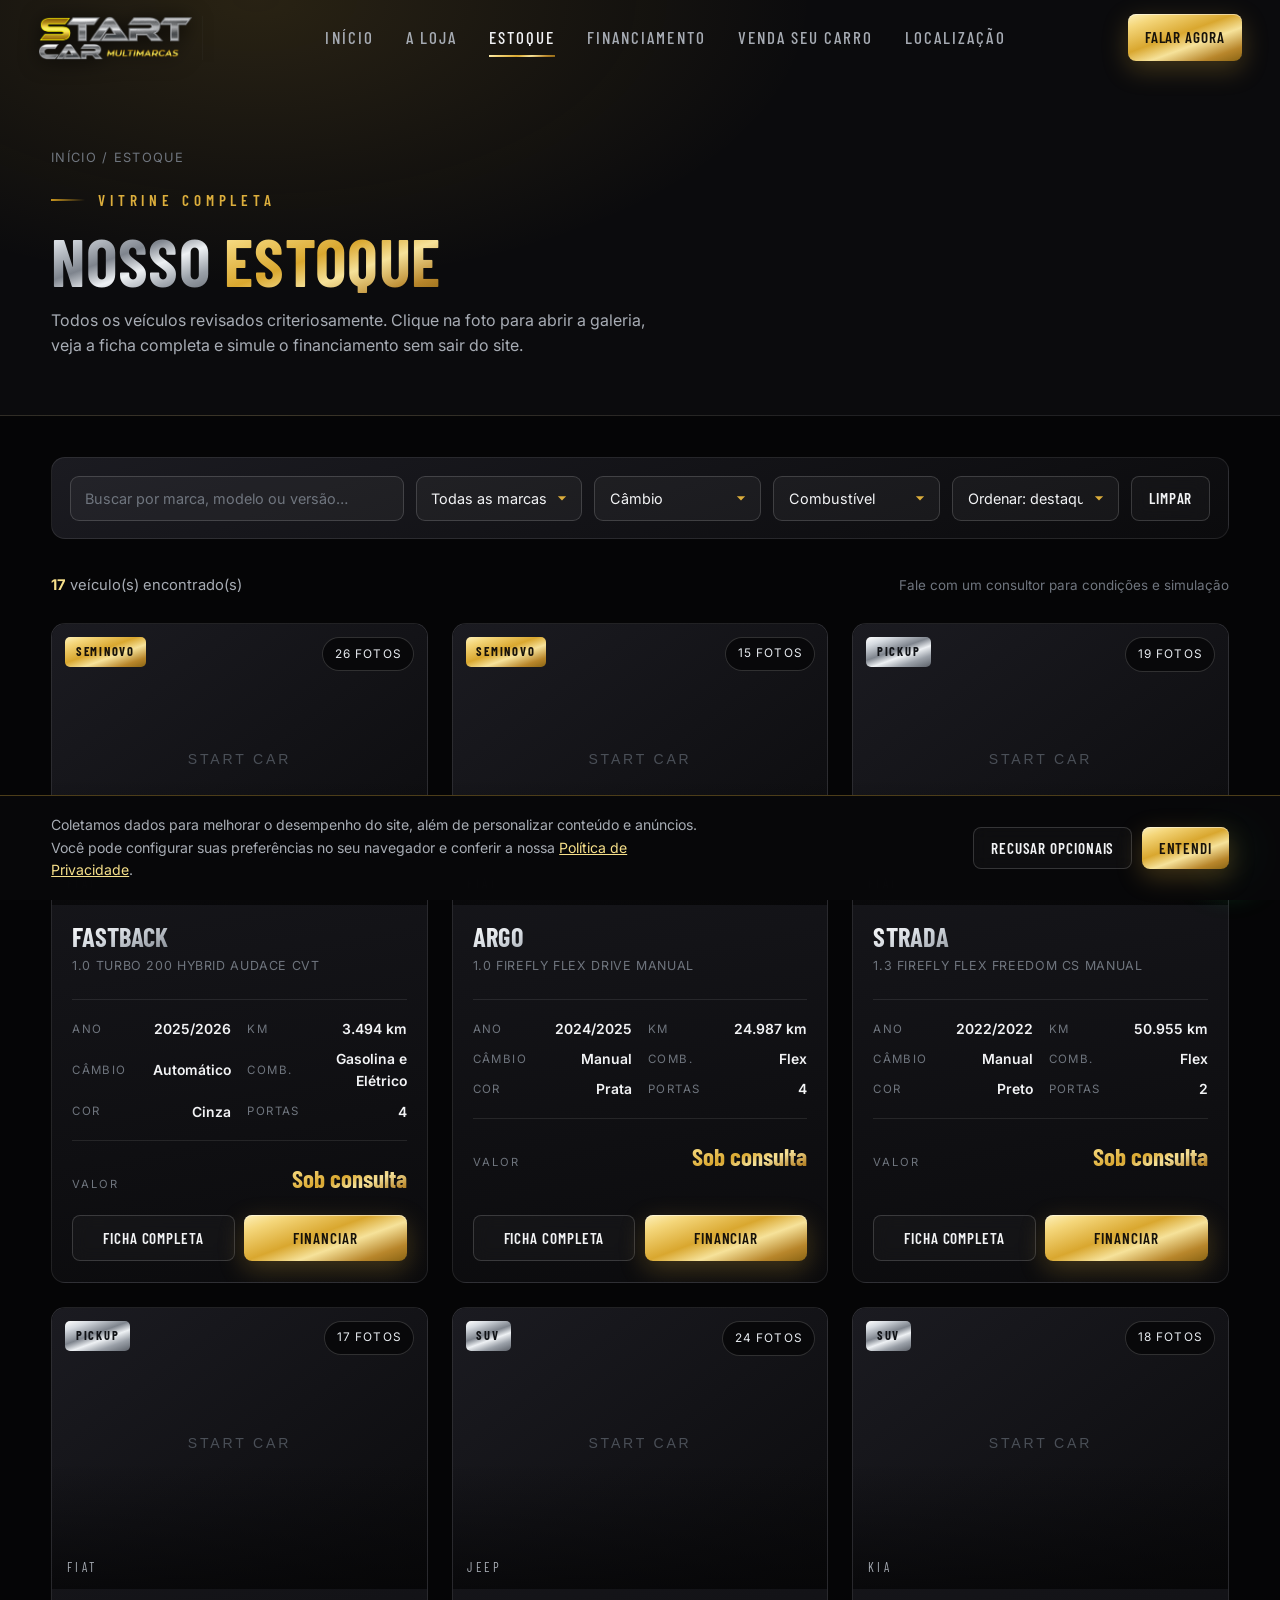
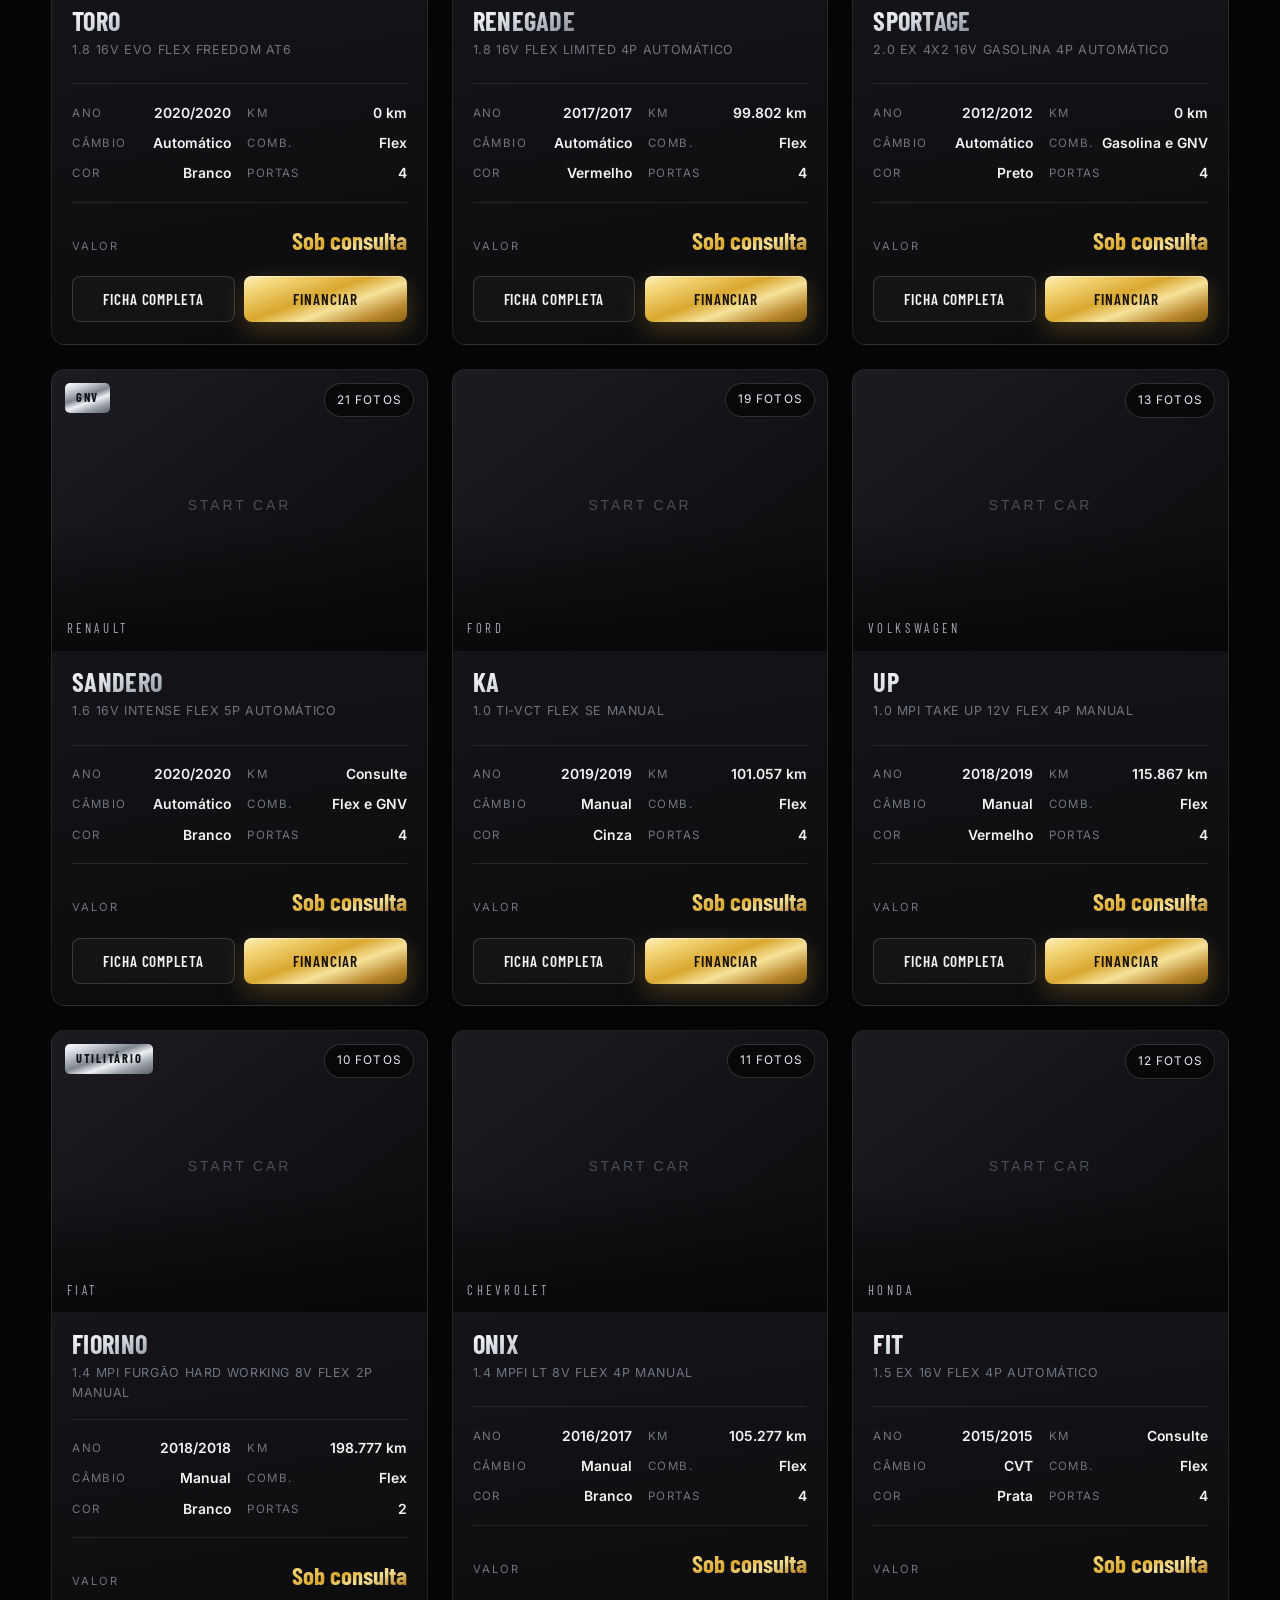
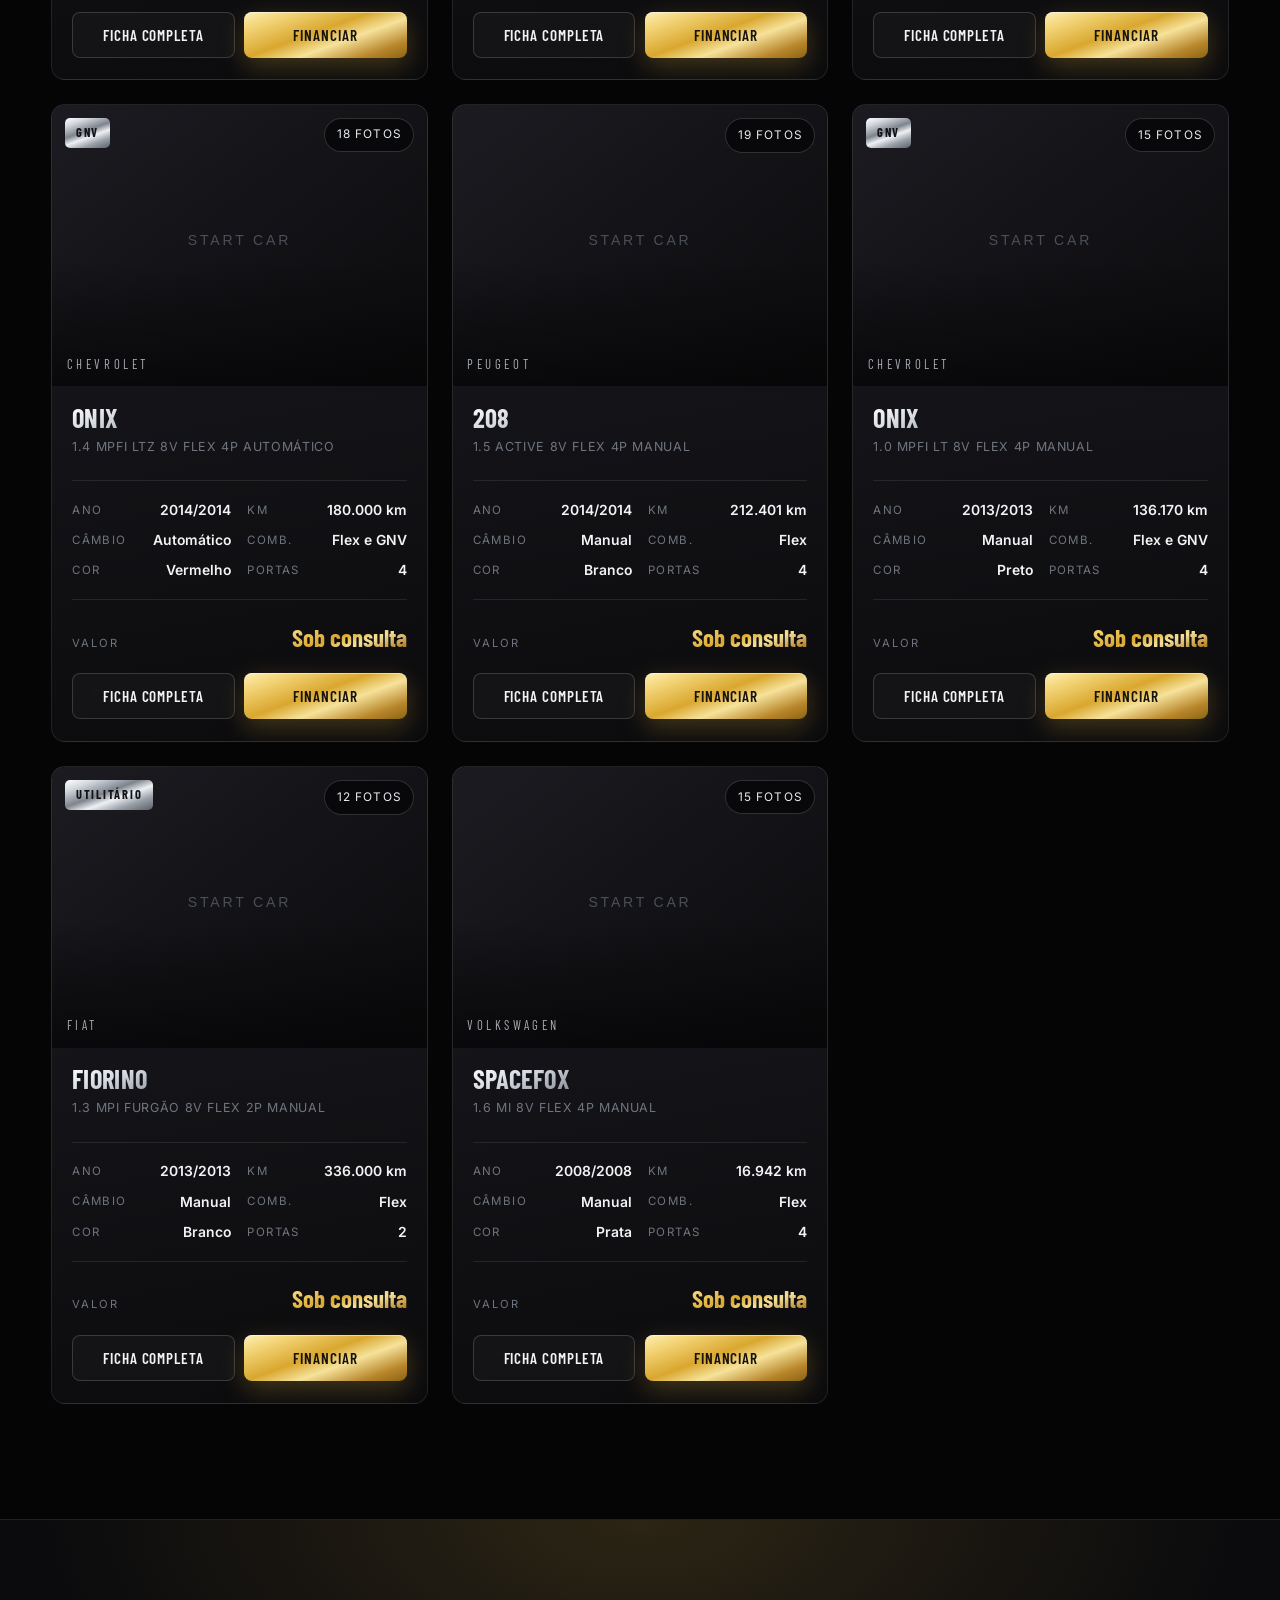
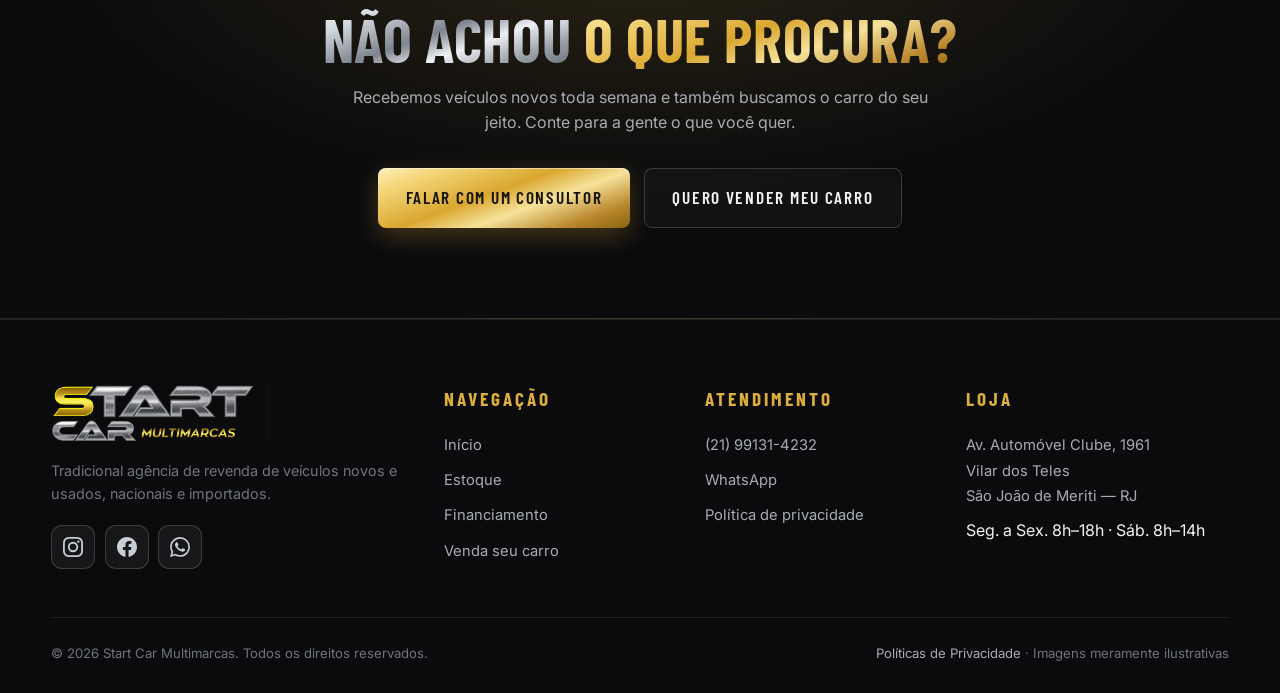
<file: estoque.html>
<!DOCTYPE html>
<html lang="pt-BR">
<head>
<meta charset="UTF-8">
<meta name="viewport" content="width=device-width, initial-scale=1, viewport-fit=cover">
<title>Estoque · Start Car Multimarcas</title>
<meta name="description" content="Confira todos os veículos disponíveis na Start Car Multimarcas em São João de Meriti. Fotos reais, ficha completa e financiamento em até 60x.">
<meta name="theme-color" content="#050506">
<link rel="icon" href="[data-uri]">
<link rel="preconnect" href="https://fonts.googleapis.com">
<link rel="preconnect" href="https://fonts.gstatic.com" crossorigin>
<link href="https://fonts.googleapis.com/css2?family=Barlow+Condensed:wght@400;500;600;700&family=Inter:wght@400;500;600;700&display=swap" rel="stylesheet">
<style>
/* =========================================================
   START CAR MULTIMARCAS — Identidade: Preto · Cromo · Ouro
   ========================================================= */

:root {
  --preto: #050506;
  --carvao: #0b0b0d;
  --grafite: #131317;
  --grafite-2: #1b1b21;
  --linha: rgba(255, 255, 255, .09);
  --linha-forte: rgba(255, 255, 255, .16);

  --cromo-1: #ffffff;
  --cromo-2: #c8ced6;
  --cromo-3: #767c85;
  --cromo-4: #e6eaef;
  --cromo-5: #4a4f57;

  --ouro-1: #f7e08a;
  --ouro-2: #e0b53f;
  --ouro-3: #c8951f;
  --ouro-4: #8a6413;
  --ouro: #dcae3c;

  --txt: #f2f3f5;
  --txt-2: #a7acb4;
  --txt-3: #6f757e;

  --grad-cromo: linear-gradient(160deg, #ffffff 0%, #d5dae0 18%, #7e848d 44%, #eef1f4 60%, #9aa0a8 78%, #5b6068 100%);
  --grad-ouro-fix: linear-gradient(160deg, #fdf0b8 0%, #f4d67a 16%, #d9a72f 44%, #f6e29a 62%, #b8862b 84%, #8a6413 100%);

  --sombra: 0 24px 60px rgba(0, 0, 0, .6);
  --radius: 14px;
  --nav-h: 76px;
  --ff-t: 'Barlow Condensed', 'Arial Narrow', sans-serif;
  --ff-b: 'Inter', system-ui, -apple-system, 'Segoe UI', sans-serif;
}

* { margin: 0; padding: 0; box-sizing: border-box; }

html { scroll-behavior: smooth; -webkit-text-size-adjust: 100%; }

body {
  font-family: var(--ff-b);
  background: var(--preto);
  color: var(--txt);
  line-height: 1.6;
  overflow-x: hidden;
  -webkit-font-smoothing: antialiased;
}

img { max-width: 100%; display: block; }
a { color: inherit; text-decoration: none; }
button, input, select, textarea { font-family: inherit; font-size: inherit; color: inherit; }

::selection { background: var(--ouro-3); color: #000; }

::-webkit-scrollbar { width: 10px; height: 10px; }
::-webkit-scrollbar-track { background: var(--preto); }
::-webkit-scrollbar-thumb { background: linear-gradient(180deg, var(--cromo-3), var(--cromo-5)); border-radius: 20px; }
::-webkit-scrollbar-thumb:hover { background: var(--ouro-3); }

/* ---------- Utilitários de marca ---------- */
.wrap { width: min(1280px, 92vw); margin-inline: auto; }

/* chrome mais suave para títulos pequenos (evita parecer texto apagado) */
.pillar h4.cromo, .ben h4.cromo, .passo h4.cromo, .info-item b.cromo,
.aside-car h4.cromo, .ff-item b.cromo, .lb-top h4.cromo {
  background: linear-gradient(120deg, #ffffff 0%, #e4e8ee 45%, #b4bac2 100%);
  -webkit-background-clip: text; background-clip: text;
  -webkit-text-fill-color: transparent;
}

.cromo {
  background: var(--grad-cromo);
  -webkit-background-clip: text; background-clip: text;
  -webkit-text-fill-color: transparent; color: transparent;
}
.ouro {
  background: var(--grad-ouro-fix);
  -webkit-background-clip: text; background-clip: text;
  -webkit-text-fill-color: transparent; color: transparent;
}

h1, h2, h3, .t {
  font-family: var(--ff-t);
  font-weight: 700;
  text-transform: uppercase;
  letter-spacing: .01em;
  line-height: .98;
}

.eyebrow {
  font-family: var(--ff-t);
  font-size: .95rem;
  letter-spacing: .32em;
  text-transform: uppercase;
  color: var(--ouro);
  font-weight: 600;
  display: flex; align-items: center; gap: .8rem;
  margin-bottom: 1rem;
}
.eyebrow::before {
  content: ''; width: 34px; height: 2px;
  background: linear-gradient(90deg, var(--ouro-3), transparent);
}
.eyebrow.center { justify-content: center; }
.eyebrow.center::after {
  content: ''; width: 34px; height: 2px;
  background: linear-gradient(270deg, var(--ouro-3), transparent);
}

.h-sec { font-size: clamp(2.2rem, 5.2vw, 4.2rem); }
.h-hero { font-size: clamp(2.8rem, 8vw, 6.6rem); }

.lead { color: var(--txt-2); font-size: clamp(1rem, 1.15vw, 1.08rem); max-width: 62ch; }

.rule {
  height: 1px; border: 0;
  background: linear-gradient(90deg, transparent, var(--ouro-3), var(--cromo-3), transparent);
  opacity: .5;
}

/* ---------- Botões ---------- */
.btn {
  display: inline-flex; align-items: center; justify-content: center; gap: .55rem;
  padding: .95rem 1.7rem;
  font-family: var(--ff-t); font-size: 1.08rem; font-weight: 600;
  text-transform: uppercase; letter-spacing: .1em;
  border: 0; border-radius: 8px; cursor: pointer;
  transition: transform .25s cubic-bezier(.2,.8,.2,1), box-shadow .25s, filter .25s;
  position: relative; overflow: hidden; white-space: nowrap;
}
.btn:active { transform: translateY(1px) scale(.99); }

.btn-ouro {
  background: var(--grad-ouro-fix);
  color: #17120a;
  box-shadow: 0 8px 26px rgba(216, 168, 56, .28), inset 0 1px 0 rgba(255,255,255,.5);
}
.btn-ouro:hover { transform: translateY(-2px); box-shadow: 0 14px 36px rgba(216, 168, 56, .42), inset 0 1px 0 rgba(255,255,255,.6); }

.btn-cromo {
  background: var(--grad-cromo);
  color: #101216;
  box-shadow: 0 8px 26px rgba(0,0,0,.5), inset 0 1px 0 rgba(255,255,255,.7);
}
.btn-cromo:hover { transform: translateY(-2px); filter: brightness(1.08); }

.btn-ghost {
  background: rgba(255,255,255,.03);
  color: var(--txt);
  border: 1px solid var(--linha-forte);
  backdrop-filter: blur(8px);
}
.btn-ghost:hover { border-color: var(--ouro-3); color: var(--ouro-1); background: rgba(220,174,60,.07); }

.btn-sm { padding: .68rem 1.05rem; font-size: .95rem; letter-spacing: .06em; }
.btn-block { width: 100%; }

/* ---------- Header ---------- */
.hd {
  position: fixed; inset: 0 0 auto 0; z-index: 900;
  height: var(--nav-h);
  display: flex; align-items: center;
  transition: background .35s, border-color .35s, backdrop-filter .35s;
  border-bottom: 1px solid transparent;
}
.hd.solid {
  background: rgba(6,6,8,.86);
  backdrop-filter: blur(16px) saturate(1.4);
  border-bottom-color: var(--linha);
}
.hd .wrap { display: flex; align-items: center; justify-content: space-between; gap: 1.4rem; width: min(1440px, 94vw); }

.brand { display: flex; align-items: center; gap: .7rem; flex-shrink: 0; }
.brand img { height: 44px; width: auto; filter: drop-shadow(0 2px 10px rgba(0,0,0,.8)); }

.nav { display: flex; align-items: center; gap: 2rem; }
.nav a {
  font-family: var(--ff-t); font-size: 1.06rem; font-weight: 500;
  text-transform: uppercase; letter-spacing: .12em;
  color: var(--txt-2); position: relative; padding: .35rem 0;
  transition: color .25s;
}
.nav a::after {
  content: ''; position: absolute; left: 0; bottom: 0; height: 2px; width: 0;
  background: var(--grad-ouro-fix); transition: width .3s cubic-bezier(.2,.8,.2,1);
}
.nav a:hover, .nav a.on { color: var(--txt); }
.nav a:hover::after, .nav a.on::after { width: 100%; }

.hd-cta { display: flex; align-items: center; gap: .7rem; }

.burger {
  display: none; width: 46px; height: 46px; border-radius: 10px;
  background: rgba(255,255,255,.05); border: 1px solid var(--linha-forte);
  cursor: pointer; position: relative; flex-shrink: 0;
}
.burger span {
  position: absolute; left: 12px; width: 22px; height: 2px; background: var(--cromo-4);
  transition: .3s; border-radius: 2px;
}
.burger span:nth-child(1) { top: 16px; }
.burger span:nth-child(2) { top: 22px; }
.burger span:nth-child(3) { top: 28px; }
.burger.x span:nth-child(1) { top: 22px; transform: rotate(45deg); background: var(--ouro-1); }
.burger.x span:nth-child(2) { opacity: 0; }
.burger.x span:nth-child(3) { top: 22px; transform: rotate(-45deg); background: var(--ouro-1); }

.drawer {
  position: fixed; inset: var(--nav-h) 0 auto 0; z-index: 890;
  background: rgba(6,6,8,.98); backdrop-filter: blur(20px);
  border-bottom: 1px solid var(--linha);
  transform: translateY(-120%); transition: transform .4s cubic-bezier(.2,.8,.2,1);
  padding: 1.4rem 0 2rem;
}
.drawer.open { transform: translateY(0); }
.drawer a {
  display: block; padding: 1rem 0; border-bottom: 1px solid var(--linha);
  font-family: var(--ff-t); font-size: 1.5rem; text-transform: uppercase; letter-spacing: .1em;
}
.drawer .btn { margin-top: 1.4rem; }

/* ---------- Hero ---------- */
.hero {
  position: relative; min-height: 100svh;
  display: flex; align-items: center;
  padding-top: var(--nav-h);
  overflow: hidden;
  background: radial-gradient(1200px 700px at 78% 22%, rgba(220,174,60,.16), transparent 62%),
              radial-gradient(900px 600px at 12% 82%, rgba(150,160,175,.12), transparent 60%),
              var(--preto);
}
.hero-bg { position: absolute; inset: 0; z-index: 0; }
.hero-bg img { width: 100%; height: 100%; object-fit: cover; opacity: .34; filter: grayscale(.35) contrast(1.12); }
.hero-bg::after {
  content: ''; position: absolute; inset: 0;
  background: linear-gradient(90deg, var(--preto) 4%, rgba(5,5,6,.82) 42%, rgba(5,5,6,.35) 100%),
              linear-gradient(0deg, var(--preto) 2%, transparent 42%);
}
.hero .wrap { position: relative; z-index: 2; padding: 4rem 0 6.5rem; }
.hero h1 { margin-bottom: 1.4rem; }
.hero h1 span { display: block; }
.hero .lead { margin-bottom: 2.2rem; font-size: 1.14rem; }
.hero-cta { display: flex; flex-wrap: wrap; gap: .9rem; }

.hero-stats {
  display: flex; flex-wrap: wrap; gap: 2.6rem; margin-top: 3.4rem;
  padding-top: 2.2rem; border-top: 1px solid var(--linha);
}
.hero-stats b {
  display: block; font-family: var(--ff-t); font-size: 2.7rem; line-height: 1; font-weight: 700;
}
.hero-stats small { color: var(--txt-3); font-size: .78rem; text-transform: uppercase; letter-spacing: .18em; }

.scroll-hint {
  position: absolute; bottom: 2rem; left: 50%; transform: translateX(-50%);
  z-index: 3; display: flex; flex-direction: column; align-items: center; gap: .5rem;
  color: var(--txt-3); font-size: .7rem; letter-spacing: .3em; text-transform: uppercase;
}
.scroll-hint i {
  width: 1px; height: 42px; background: linear-gradient(180deg, var(--ouro-2), transparent);
  animation: dropline 1.9s ease-in-out infinite;
}
@keyframes dropline { 0%,100% { opacity: .25; transform: scaleY(.4); } 50% { opacity: 1; transform: scaleY(1); } }

/* ---------- SCROLL MISTO (horizontal) ---------- */
.hx { position: relative; }
.hx-sticky {
  position: sticky; top: 0; height: 100svh; overflow: hidden;
  background: linear-gradient(180deg, var(--preto), var(--carvao) 50%, var(--preto));
}
.hx-track {
  display: flex; height: 100%; will-change: transform;
  transition: transform .05s linear;
}
.hx-panel {
  flex: 0 0 100vw; height: 100%;
  display: flex; align-items: center;
  padding-top: var(--nav-h); padding-bottom: 3.2rem;
  position: relative; overflow: hidden;
}
.hx-panel > .wrap { max-height: 100%; }
.hx-panel .h-sec { font-size: clamp(2rem, 4vw, 3.3rem); }
.hx-panel .lead { font-size: .98rem; }
.hx-panel .frame { max-height: 58vh; }
.hx-panel .nums { margin-top: 1.8rem; }
.hx-panel .num { padding: 1.2rem 1rem; }
.hx-panel .num b { font-size: 2.4rem; }
@media (min-height: 900px) { .hx-panel .frame { max-height: 64vh; } }
.hx-panel::before {
  content: ''; position: absolute; left: 0; top: 22%; bottom: 22%; width: 1px;
  background: linear-gradient(180deg, transparent, var(--linha-forte), transparent);
}
.hx-panel:first-child::before { display: none; }

.hx-prog {
  position: absolute; bottom: 2.4rem; left: 50%; transform: translateX(-50%);
  display: flex; gap: .55rem; z-index: 5;
}
.hx-prog i {
  width: 42px; height: 3px; border-radius: 3px; background: rgba(255,255,255,.14);
  transition: background .35s;
}
.hx-prog i.on { background: var(--grad-ouro-fix); }

.hx-hint {
  position: absolute; top: calc(var(--nav-h) + 1.6rem); right: 4vw; z-index: 5;
  display: flex; align-items: center; gap: .6rem;
  color: var(--txt-3); font-size: .68rem; letter-spacing: .26em; text-transform: uppercase;
}
.hx-hint b { color: var(--ouro); animation: nudge 1.6s ease-in-out infinite; font-size: 1rem; }
@keyframes nudge { 0%,100% { transform: translateX(0); } 50% { transform: translateX(6px); } }

/* painel: sobre */
.split { display: grid; grid-template-columns: 1.05fr .95fr; gap: 4rem; align-items: center; }
.frame {
  position: relative; border-radius: var(--radius); overflow: hidden;
  border: 1px solid var(--linha-forte); box-shadow: var(--sombra);
  aspect-ratio: 4/3; background: var(--grafite);
}
.frame img { width: 100%; height: 100%; object-fit: cover; }
.frame::after {
  content: ''; position: absolute; inset: 0;
  background: linear-gradient(155deg, rgba(255,255,255,.1), transparent 34%, transparent 66%, rgba(220,174,60,.14));
  pointer-events: none;
}

.pillars { display: grid; gap: 1rem; margin-top: 2rem; }
.pillar {
  display: flex; gap: 1rem; align-items: flex-start;
  padding: 1.1rem 1.2rem; border-radius: 12px;
  background: linear-gradient(135deg, rgba(255,255,255,.045), rgba(255,255,255,.012));
  border: 1px solid var(--linha);
}
.pillar .ic {
  flex-shrink: 0; width: 42px; height: 42px; border-radius: 10px;
  display: grid; place-items: center; font-size: 1.25rem;
  background: linear-gradient(140deg, rgba(220,174,60,.22), rgba(220,174,60,.05));
  border: 1px solid rgba(220,174,60,.28);
}
.pillar h4 { font-family: var(--ff-t); font-size: 1.25rem; text-transform: uppercase; letter-spacing: .04em; }
.pillar p { color: var(--txt-2); font-size: .93rem; line-height: 1.5; }

/* painel: números */
.nums { display: grid; grid-template-columns: repeat(4, 1fr); gap: 1.2rem; margin-top: 2.6rem; }
.num {
  padding: 1.8rem 1.4rem; border-radius: 12px; text-align: center;
  background: linear-gradient(160deg, rgba(255,255,255,.05), rgba(255,255,255,.012));
  border: 1px solid var(--linha);
  transition: border-color .3s, transform .3s;
}
.num:hover { border-color: rgba(220,174,60,.4); transform: translateY(-4px); }
.num b { display: block; font-family: var(--ff-t); font-size: 3.1rem; line-height: 1; }
.num small { display: block; margin-top: .5rem; color: var(--txt-3); font-size: .74rem; letter-spacing: .18em; text-transform: uppercase; }

/* painel: marcas */
.marcas { display: grid; grid-template-columns: repeat(5, 1fr); gap: .9rem; margin-top: 2.4rem; }
.marca {
  padding: 1.15rem .6rem; text-align: center; border-radius: 10px;
  background: rgba(255,255,255,.035); border: 1px solid var(--linha);
  font-family: var(--ff-t); font-size: 1.05rem; letter-spacing: .1em; text-transform: uppercase;
  color: var(--txt-2); transition: .3s;
}
.marca:hover { color: var(--ouro-1); border-color: rgba(220,174,60,.38); background: rgba(220,174,60,.06); }

/* ---------- Seções ---------- */
.sec { padding: clamp(4.5rem, 9vw, 8rem) 0; position: relative; }
.sec-alt { background: linear-gradient(180deg, var(--preto), var(--carvao) 45%, var(--preto)); }
.sec-head { margin-bottom: 3rem; }
.sec-head.center { text-align: center; }
.sec-head.center .lead { margin-inline: auto; }
.sec-head .h-sec { margin-bottom: .9rem; }

.head-row { display: flex; align-items: flex-end; justify-content: space-between; gap: 2rem; flex-wrap: wrap; margin-bottom: 2.6rem; }

/* ---------- Cards de veículo ---------- */
.grid-cars {
  display: grid; gap: 1.5rem;
  grid-template-columns: repeat(auto-fill, minmax(320px, 1fr));
}

.car {
  border-radius: var(--radius); overflow: hidden;
  background: linear-gradient(170deg, var(--grafite-2), var(--carvao));
  border: 1px solid var(--linha);
  display: flex; flex-direction: column;
  transition: transform .35s cubic-bezier(.2,.8,.2,1), border-color .35s, box-shadow .35s;
}
.car:hover { transform: translateY(-6px); border-color: rgba(220,174,60,.36); box-shadow: 0 22px 50px rgba(0,0,0,.65); }

.car-img {
  position: relative; aspect-ratio: 4/3; overflow: hidden; cursor: pointer;
  background: #0a0a0c;
}
.car-img img { width: 100%; height: 100%; object-fit: cover; transition: transform .6s cubic-bezier(.2,.8,.2,1); }
.car:hover .car-img img { transform: scale(1.06); }
.car-img::after {
  content: ''; position: absolute; inset: 0;
  background: linear-gradient(0deg, rgba(5,5,6,.72), transparent 45%);
  pointer-events: none;
}

.car-zoom {
  position: absolute; z-index: 3; right: .8rem; top: .8rem;
  display: flex; align-items: center; gap: .4rem;
  padding: .42rem .7rem; border-radius: 20px;
  background: rgba(5,5,6,.72); backdrop-filter: blur(8px);
  border: 1px solid var(--linha-forte);
  font-size: .74rem; letter-spacing: .1em; text-transform: uppercase; color: var(--cromo-4);
  transition: .3s;
}
.car:hover .car-zoom { background: var(--grad-ouro-fix); color: #17120a; border-color: transparent; }

.selo {
  position: absolute; z-index: 3; left: .8rem; top: .8rem;
  padding: .32rem .68rem; border-radius: 5px;
  background: var(--grad-ouro-fix); color: #17120a;
  font-family: var(--ff-t); font-size: .78rem; font-weight: 700;
  letter-spacing: .14em; text-transform: uppercase;
}
.selo.cromo-b { background: var(--grad-cromo); color: #101216; }

.car-marca {
  position: absolute; z-index: 3; left: .9rem; bottom: .75rem;
  font-family: var(--ff-t); font-size: .8rem; letter-spacing: .28em;
  text-transform: uppercase; color: var(--txt-2);
}

.car-body { padding: 1.15rem 1.25rem 1.35rem; display: flex; flex-direction: column; flex: 1; }
.car-nome { font-family: var(--ff-t); font-size: 1.65rem; text-transform: uppercase; letter-spacing: .01em; line-height: 1; }
.car-versao {
  color: var(--txt-3); font-size: .78rem; margin-top: .35rem;
  text-transform: uppercase; letter-spacing: .05em;
  display: -webkit-box; -webkit-line-clamp: 2; -webkit-box-orient: vertical; overflow: hidden;
  min-height: 2.2em;
}

/* prévia da ficha dentro do card */
.ficha-prev {
  display: grid; grid-template-columns: repeat(2, 1fr); gap: .1rem 1rem;
  margin: 1rem 0 1.1rem; padding: .9rem 0;
  border-top: 1px solid var(--linha); border-bottom: 1px solid var(--linha);
}
.fp { display: flex; align-items: center; justify-content: space-between; gap: .5rem; padding: .2rem 0; }
.fp span { color: var(--txt-3); font-size: .72rem; text-transform: uppercase; letter-spacing: .12em; }
.fp b { font-size: .87rem; font-weight: 600; color: var(--txt); text-align: right; }

.car-preco { display: flex; align-items: baseline; justify-content: space-between; margin-bottom: 1rem; }
.car-preco small { color: var(--txt-3); font-size: .7rem; text-transform: uppercase; letter-spacing: .18em; }
.car-preco b { font-family: var(--ff-t); font-size: 1.55rem; }

.car-acoes { display: grid; grid-template-columns: 1fr 1fr; gap: .6rem; margin-top: auto; }

/* ---------- Faixa de filtros ---------- */
.filtros {
  display: grid; grid-template-columns: 2fr repeat(4, 1fr) auto; gap: .75rem;
  padding: 1.1rem; border-radius: var(--radius);
  background: linear-gradient(160deg, var(--grafite-2), var(--carvao));
  border: 1px solid var(--linha); margin-bottom: 2.2rem;
}
.filtros input, .filtros select {
  width: 100%; padding: .8rem .9rem; border-radius: 9px;
  background: rgba(255,255,255,.045); border: 1px solid var(--linha-forte);
  color: var(--txt); font-size: .9rem; outline: none; transition: .25s;
  appearance: none; -webkit-appearance: none;
}
.filtros select {
  background-image: url("data:image/svg+xml;utf8,<svg xmlns='http://www.w3.org/2000/svg' viewBox='0 0 24 24' fill='%23dcae3c'><path d='M7 10l5 5 5-5z'/></svg>");
  background-repeat: no-repeat; background-position: right .6rem center; background-size: 20px;
  padding-right: 2.2rem; cursor: pointer;
}
.filtros option { background: #111; color: #eee; }
.filtros input::placeholder { color: var(--txt-3); }
.filtros input:focus, .filtros select:focus { border-color: var(--ouro-3); background: rgba(220,174,60,.06); }

.res-info { display: flex; align-items: center; justify-content: space-between; flex-wrap: wrap; gap: 1rem; margin-bottom: 1.6rem; }
.res-info p { color: var(--txt-2); font-size: .92rem; }
.res-info b { color: var(--ouro-1); }

.vazio { text-align: center; padding: 5rem 1rem; color: var(--txt-3); grid-column: 1/-1; }
.vazio h3 { font-size: 1.8rem; margin-bottom: .6rem; color: var(--txt-2); }

/* ---------- Modais ---------- */
.ov {
  position: fixed; inset: 0; z-index: 1000;
  background: rgba(3,3,4,.9); backdrop-filter: blur(10px);
  display: none; align-items: center; justify-content: center; padding: 2rem 1rem;
  opacity: 0; transition: opacity .3s;
}
.ov.show { display: flex; opacity: 1; }

.mdl {
  width: min(1060px, 100%); max-height: 88svh; overflow-y: auto;
  border-radius: var(--radius); border: 1px solid var(--linha-forte);
  background: linear-gradient(170deg, var(--grafite-2), var(--carvao));
  box-shadow: var(--sombra); position: relative;
  transform: translateY(20px) scale(.98); transition: transform .35s cubic-bezier(.2,.8,.2,1);
}
.ov.show .mdl { transform: none; }

.mdl-x {
  position: absolute; top: 1rem; right: 1rem; z-index: 12;
  width: 42px; height: 42px; border-radius: 50%;
  background: rgba(5,5,6,.78); border: 1px solid var(--linha-forte);
  color: var(--txt); font-size: 1.35rem; cursor: pointer; line-height: 1;
  transition: .25s;
}
.mdl-x:hover { background: var(--ouro-3); color: #17120a; border-color: transparent; transform: rotate(90deg); }

.mdl-head { padding: 1.8rem 2rem 1.2rem; border-bottom: 1px solid var(--linha); }
.mdl-head h3 { font-size: 2.1rem; }
.mdl-head p { color: var(--txt-3); font-size: .85rem; text-transform: uppercase; letter-spacing: .08em; margin-top: .3rem; }
.mdl-body { padding: 1.6rem 2rem 2rem; }

.ficha-full { display: grid; grid-template-columns: repeat(auto-fit, minmax(150px, 1fr)); gap: .8rem; margin-bottom: 1.8rem; }
.ff-item { padding: .95rem 1rem; border-radius: 10px; background: rgba(255,255,255,.04); border: 1px solid var(--linha); }
.ff-item span { display: block; color: var(--txt-3); font-size: .68rem; text-transform: uppercase; letter-spacing: .16em; margin-bottom: .3rem; }
.ff-item b { font-family: var(--ff-t); font-size: 1.28rem; }

.op-list { display: flex; flex-wrap: wrap; gap: .5rem; }
.op {
  padding: .45rem .8rem; border-radius: 20px; font-size: .82rem;
  background: rgba(255,255,255,.045); border: 1px solid var(--linha);
  color: var(--txt-2);
}
.op::before { content: '✓ '; color: var(--ouro); font-weight: 700; }

.sub-t { font-family: var(--ff-t); font-size: 1.3rem; text-transform: uppercase; letter-spacing: .12em; color: var(--ouro); margin-bottom: .9rem; }

.mdl-acoes { display: flex; gap: .8rem; flex-wrap: wrap; margin-top: 2rem; padding-top: 1.6rem; border-top: 1px solid var(--linha); }

/* ---------- Lightbox / carrossel ---------- */
.lb { position: fixed; inset: 0; z-index: 1100; background: rgba(2,2,3,.97); display: none; flex-direction: column; }
.lb.show { display: flex; }
.lb-top {
  display: flex; align-items: center; justify-content: space-between; gap: 1rem;
  padding: 1rem 1.4rem; border-bottom: 1px solid var(--linha); flex-shrink: 0;
}
.lb-top h4 { font-family: var(--ff-t); font-size: 1.5rem; text-transform: uppercase; }
.lb-top small { color: var(--txt-3); font-size: .78rem; letter-spacing: .14em; }
.lb-stage { flex: 1; position: relative; display: flex; align-items: center; justify-content: center; padding: 1rem; min-height: 0; }
.lb-stage img { max-width: 100%; max-height: 100%; object-fit: contain; border-radius: 8px; }
.lb-nav {
  position: absolute; top: 50%; transform: translateY(-50%);
  width: 54px; height: 54px; border-radius: 50%; cursor: pointer;
  background: rgba(5,5,6,.7); border: 1px solid var(--linha-forte);
  color: var(--txt); font-size: 1.5rem; display: grid; place-items: center;
  transition: .25s; backdrop-filter: blur(8px);
}
.lb-nav:hover { background: var(--grad-ouro-fix); color: #17120a; border-color: transparent; }
.lb-prev { left: 1.2rem; } .lb-next { right: 1.2rem; }
.lb-thumbs { display: flex; gap: .5rem; overflow-x: auto; padding: .9rem 1.2rem 1.2rem; flex-shrink: 0; border-top: 1px solid var(--linha); }
.lb-thumbs img {
  width: 96px; height: 68px; object-fit: cover; border-radius: 6px; cursor: pointer;
  opacity: .42; border: 2px solid transparent; transition: .25s; flex-shrink: 0;
}
.lb-thumbs img:hover { opacity: .8; }
.lb-thumbs img.on { opacity: 1; border-color: var(--ouro-2); }
.lb-acoes { display: flex; gap: .6rem; flex-wrap: wrap; }

/* ---------- Blocos CTA ---------- */
.cta-split { display: grid; grid-template-columns: 1fr 1fr; gap: 1.5rem; }
.cta-card {
  position: relative; overflow: hidden; border-radius: var(--radius);
  border: 1px solid var(--linha); min-height: 400px;
  display: flex; flex-direction: column; justify-content: flex-end;
  padding: 2.4rem; transition: border-color .35s, transform .35s;
}
.cta-card:hover { border-color: rgba(220,174,60,.4); transform: translateY(-5px); }
.cta-card > img { position: absolute; inset: 0; width: 100%; height: 100%; object-fit: cover; opacity: .32; filter: grayscale(.4); z-index: 0; }
.cta-card::after {
  content: ''; position: absolute; inset: 0; z-index: 1;
  background: linear-gradient(0deg, rgba(5,5,6,.96) 12%, rgba(5,5,6,.5) 62%, rgba(5,5,6,.2));
}
.cta-card > *:not(img) { position: relative; z-index: 2; }
.cta-card h3 { font-size: 2.4rem; margin-bottom: .8rem; }
.cta-card p { color: var(--txt-2); margin-bottom: 1.6rem; font-size: .97rem; }
.cta-card .btn { align-self: flex-start; }

.faixa {
  padding: clamp(3.5rem, 7vw, 6rem) 0; text-align: center;
  background: radial-gradient(900px 420px at 50% 0%, rgba(220,174,60,.16), transparent 66%), var(--carvao);
  border-block: 1px solid var(--linha);
}
.faixa h2 { font-size: clamp(2.2rem, 5vw, 3.8rem); margin-bottom: 1rem; }
.faixa p { color: var(--txt-2); max-width: 58ch; margin: 0 auto 2rem; }
.faixa .btns { display: flex; gap: .9rem; justify-content: center; flex-wrap: wrap; }

/* ---------- Localização ---------- */
.loc { display: grid; grid-template-columns: .9fr 1.1fr; gap: 2.4rem; align-items: stretch; }
.mapa {
  border-radius: var(--radius); overflow: hidden; border: 1px solid var(--linha-forte);
  min-height: 420px; box-shadow: var(--sombra); position: relative;
}
.mapa iframe { width: 100%; height: 100%; min-height: 420px; border: 0; filter: grayscale(.55) invert(.92) contrast(.86) hue-rotate(180deg); }
.info-list { display: grid; gap: 1rem; align-content: center; }
.info-item { display: flex; gap: 1.1rem; align-items: flex-start; padding: 1.15rem 1.2rem; border-radius: 12px; background: rgba(255,255,255,.035); border: 1px solid var(--linha); transition: .3s; }
.info-item:hover { border-color: rgba(220,174,60,.32); }
.info-item .ic { flex-shrink: 0; width: 44px; height: 44px; border-radius: 11px; display: grid; place-items: center; font-size: 1.25rem; background: linear-gradient(140deg, rgba(220,174,60,.2), rgba(220,174,60,.04)); border: 1px solid rgba(220,174,60,.26); }
.info-item span { display: block; color: var(--txt-3); font-size: .7rem; text-transform: uppercase; letter-spacing: .18em; margin-bottom: .2rem; }
.info-item b { font-weight: 600; font-size: 1rem; }
.info-item p { color: var(--txt-2); font-size: .93rem; }

/* ---------- Instagram ---------- */
.ig-grid { display: grid; grid-template-columns: repeat(auto-fit, minmax(180px, 1fr)); gap: 1rem; }
.ig-cell {
  aspect-ratio: 1; border-radius: 12px; overflow: hidden; position: relative;
  border: 1px solid var(--linha); background: var(--grafite);
}
.ig-cell img { width: 100%; height: 100%; object-fit: cover; transition: transform .5s, filter .5s; filter: grayscale(.3); }
.ig-cell:hover img { transform: scale(1.08); filter: grayscale(0); }
.ig-cell::after {
  content: ''; position: absolute; inset: 0;
  background: linear-gradient(0deg, rgba(5,5,6,.6), transparent 55%);
  opacity: 0; transition: opacity .4s;
}
.ig-cell:hover::after { opacity: 1; }

/* ---------- Formulário ---------- */
.form-wrap { display: grid; grid-template-columns: 1fr 380px; gap: 2.4rem; align-items: start; }
.form-card {
  padding: 2rem; border-radius: var(--radius);
  background: linear-gradient(170deg, var(--grafite-2), var(--carvao));
  border: 1px solid var(--linha); box-shadow: var(--sombra);
}
.form-grid { display: grid; grid-template-columns: repeat(2, 1fr); gap: 1.1rem; }
.fld { display: flex; flex-direction: column; gap: .42rem; }
.fld.full { grid-column: 1/-1; }
.fld label { font-size: .74rem; text-transform: uppercase; letter-spacing: .16em; color: var(--txt-3); font-weight: 600; }
.fld label i { color: var(--ouro); font-style: normal; }
.fld input, .fld select, .fld textarea {
  padding: .85rem .95rem; border-radius: 9px;
  background: rgba(255,255,255,.045); border: 1px solid var(--linha-forte);
  color: var(--txt); outline: none; transition: .25s; font-size: .95rem;
}
.fld select { appearance: none; -webkit-appearance: none; cursor: pointer;
  background-image: url("data:image/svg+xml;utf8,<svg xmlns='http://www.w3.org/2000/svg' viewBox='0 0 24 24' fill='%23dcae3c'><path d='M7 10l5 5 5-5z'/></svg>");
  background-repeat: no-repeat; background-position: right .7rem center; background-size: 20px; padding-right: 2.4rem; }
.fld option { background: #111; }
.fld textarea { resize: vertical; min-height: 110px; }
.fld input:focus, .fld select:focus, .fld textarea:focus { border-color: var(--ouro-3); background: rgba(220,174,60,.06); }
.fld input::placeholder, .fld textarea::placeholder { color: var(--txt-3); }
.fld .erro { color: #ff7a7a; font-size: .76rem; display: none; }
.fld.invalid input, .fld.invalid select { border-color: #ff7a7a; }
.fld.invalid .erro { display: block; }

.consent { display: flex; gap: .7rem; align-items: flex-start; margin-top: 1.4rem; }
.consent input { width: 19px; height: 19px; accent-color: var(--ouro-2); margin-top: .18rem; flex-shrink: 0; }
.consent label { font-size: .84rem; color: var(--txt-2); line-height: 1.5; }
.consent a { color: var(--ouro-1); text-decoration: underline; }

.aside-car {
  position: sticky; top: calc(var(--nav-h) + 1.5rem);
  border-radius: var(--radius); overflow: hidden;
  background: linear-gradient(170deg, var(--grafite-2), var(--carvao));
  border: 1px solid rgba(220,174,60,.28);
  box-shadow: 0 18px 44px rgba(0,0,0,.6);
}
.aside-car .tag {
  padding: .7rem 1.1rem; background: var(--grad-ouro-fix); color: #17120a;
  font-family: var(--ff-t); font-size: .95rem; letter-spacing: .18em; text-transform: uppercase; font-weight: 700;
}
.aside-car img.foto { width: 100%; aspect-ratio: 4/3; object-fit: cover; }
.aside-car .inner { padding: 1.2rem 1.3rem 1.5rem; }
.aside-car h4 { font-family: var(--ff-t); font-size: 1.6rem; text-transform: uppercase; }
.aside-car .v { color: var(--txt-3); font-size: .78rem; text-transform: uppercase; letter-spacing: .05em; margin-bottom: .9rem; }
.aside-none { padding: 2rem 1.3rem; text-align: center; color: var(--txt-3); }
.aside-none p { margin-bottom: 1.2rem; font-size: .92rem; }

/* passos */
.passos { display: grid; grid-template-columns: repeat(3, 1fr); gap: 1.4rem; counter-reset: p; }
.passo {
  padding: 2rem 1.6rem; border-radius: var(--radius); position: relative;
  background: linear-gradient(160deg, rgba(255,255,255,.05), rgba(255,255,255,.012));
  border: 1px solid var(--linha); transition: .35s;
}
.passo:hover { border-color: rgba(220,174,60,.36); transform: translateY(-5px); }
.passo::before {
  counter-increment: p; content: counter(p, decimal-leading-zero);
  font-family: var(--ff-t); font-size: 3.4rem; font-weight: 700; line-height: 1;
  background: var(--grad-ouro-fix); -webkit-background-clip: text; background-clip: text;
  -webkit-text-fill-color: transparent; display: block; margin-bottom: .8rem; opacity: .9;
}
.passo h4 { font-family: var(--ff-t); font-size: 1.5rem; text-transform: uppercase; margin-bottom: .5rem; }
.passo p { color: var(--txt-2); font-size: .94rem; }

/* benefícios */
.benef { display: grid; grid-template-columns: repeat(auto-fit, minmax(240px, 1fr)); gap: 1.2rem; }
.ben {
  padding: 1.7rem 1.5rem; border-radius: 12px;
  background: rgba(255,255,255,.035); border: 1px solid var(--linha); transition: .3s;
}
.ben:hover { border-color: rgba(220,174,60,.34); background: rgba(220,174,60,.045); }
.ben .ic { font-size: 1.8rem; margin-bottom: .8rem; display: block; }
.ben h4 { font-family: var(--ff-t); font-size: 1.35rem; text-transform: uppercase; margin-bottom: .4rem; }
.ben p { color: var(--txt-2); font-size: .92rem; }

/* FAQ */
.faq { display: grid; gap: .8rem; max-width: 900px; margin-inline: auto; }
.q { border-radius: 12px; background: rgba(255,255,255,.035); border: 1px solid var(--linha); overflow: hidden; }
.q > button {
  width: 100%; text-align: left; padding: 1.2rem 1.4rem; background: none; border: 0; cursor: pointer;
  font-family: var(--ff-t); font-size: 1.32rem; text-transform: uppercase; letter-spacing: .03em;
  display: flex; align-items: center; justify-content: space-between; gap: 1rem; transition: color .25s;
}
.q > button:hover { color: var(--ouro-1); }
.q > button i { font-style: normal; color: var(--ouro); font-size: 1.5rem; transition: transform .3s; flex-shrink: 0; }
.q.open > button i { transform: rotate(45deg); }
.q .a { max-height: 0; overflow: hidden; transition: max-height .4s cubic-bezier(.2,.8,.2,1); }
.q.open .a { max-height: 340px; }
.q .a p { padding: 0 1.4rem 1.3rem; color: var(--txt-2); font-size: .95rem; }

/* ---------- Footer ---------- */
.ft { background: var(--carvao); border-top: 1px solid var(--linha); padding: 4rem 0 1.8rem; }
.ft-grid { display: grid; grid-template-columns: 1.6fr 1fr 1fr 1.2fr; gap: 2.6rem; margin-bottom: 3rem; }
.ft img.lg { height: 58px; width: auto; margin-bottom: 1.1rem; }
.ft p { color: var(--txt-3); font-size: .9rem; }
.ft h5 { font-family: var(--ff-t); font-size: 1.2rem; text-transform: uppercase; letter-spacing: .16em; color: var(--ouro); margin-bottom: 1.1rem; }
.ft ul { list-style: none; display: grid; gap: .6rem; }
.ft ul a { color: var(--txt-2); font-size: .92rem; transition: .25s; }
.ft ul a:hover { color: var(--ouro-1); padding-left: 5px; }
.social { display: flex; gap: .6rem; margin-top: 1.2rem; }
.social a {
  width: 44px; height: 44px; border-radius: 11px; display: grid; place-items: center;
  background: rgba(255,255,255,.05); border: 1px solid var(--linha-forte);
  color: var(--cromo-2); transition: .3s;
}
.social a svg { width: 20px; height: 20px; fill: currentColor; display: block; }
.social a:hover {
  background: var(--grad-ouro-fix); color: #17120a;
  border-color: transparent; transform: translateY(-3px);
  box-shadow: 0 8px 20px rgba(216,168,56,.3);
}
.ft-bot {
  padding-top: 1.6rem; border-top: 1px solid var(--linha);
  display: flex; justify-content: space-between; gap: 1rem; flex-wrap: wrap;
  color: var(--txt-3); font-size: .82rem;
}
.ft-bot a { color: var(--txt-2); }
.ft-bot a:hover { color: var(--ouro-1); }

/* ---------- WhatsApp flutuante ---------- */
.wa-fx {
  position: fixed; right: 1.4rem; bottom: 1.4rem; z-index: 800;
  width: 58px; height: 58px; border-radius: 50%;
  background: #25d366; color: #fff; display: grid; place-items: center;
  box-shadow: 0 10px 30px rgba(37,211,102,.42); transition: transform .3s;
}
.wa-fx:hover { transform: scale(1.1); }
.wa-fx svg { width: 30px; height: 30px; fill: currentColor; }

/* ---------- Cookies + Privacidade ---------- */
.ck {
  position: fixed; left: 0; right: 0; bottom: 0; z-index: 950;
  background: rgba(8,8,10,.97); backdrop-filter: blur(16px);
  border-top: 1px solid rgba(220,174,60,.32);
  padding: 1.15rem 0;
  transform: translateY(105%); transition: transform .5s cubic-bezier(.2,.8,.2,1);
}
.ck.show { transform: translateY(0); }
.ck .wrap { display: flex; align-items: center; justify-content: space-between; gap: 1.6rem; flex-wrap: wrap; }
.ck p { color: var(--txt-2); font-size: .88rem; max-width: 72ch; }
.ck a { color: var(--ouro-1); text-decoration: underline; }
.ck .acoes { display: flex; gap: .6rem; flex-wrap: wrap; }

.pol h4 { font-family: var(--ff-t); font-size: 1.25rem; text-transform: uppercase; color: var(--ouro); margin: 1.6rem 0 .7rem; letter-spacing: .1em; }
.pol h4:first-child { margin-top: 0; }
.pol p, .pol li { color: var(--txt-2); font-size: .92rem; margin-bottom: .6rem; }
.pol ul { padding-left: 1.2rem; }
.pol strong { color: var(--txt); }

/* ---------- Reveal ---------- */
.rv { opacity: 0; transform: translateY(28px); transition: opacity .8s cubic-bezier(.2,.8,.2,1), transform .8s cubic-bezier(.2,.8,.2,1); }
.rv.in { opacity: 1; transform: none; }

/* ---------- Page hero interno ---------- */
.ph {
  padding: calc(var(--nav-h) + 4.5rem) 0 3.5rem;
  background: radial-gradient(900px 460px at 20% 0%, rgba(220,174,60,.14), transparent 62%), var(--carvao);
  border-bottom: 1px solid var(--linha);
}
.ph .h-sec { margin-bottom: .9rem; }
.crumb { color: var(--txt-3); font-size: .8rem; letter-spacing: .1em; text-transform: uppercase; margin-bottom: 1.2rem; }
.crumb a:hover { color: var(--ouro-1); }

/* ---------- Toast ---------- */
.toast {
  position: fixed; left: 50%; bottom: 2rem; transform: translate(-50%, 130%);
  z-index: 1200; padding: 1rem 1.6rem; border-radius: 10px;
  background: linear-gradient(160deg, var(--grafite-2), var(--carvao));
  border: 1px solid rgba(220,174,60,.4); box-shadow: var(--sombra);
  font-size: .92rem; transition: transform .45s cubic-bezier(.2,.8,.2,1); max-width: 90vw;
}
.toast.show { transform: translate(-50%, 0); }

/* =========================================================
   RESPONSIVO
   ========================================================= */
@media (max-width: 1100px) {
  .nav { display: none; }
  .burger { display: block; }
  .hd-cta .btn { display: none; }
  .split, .loc, .form-wrap { grid-template-columns: 1fr; gap: 2.2rem; }
  .ft-grid { grid-template-columns: 1fr 1fr; gap: 2rem; }
  .filtros { grid-template-columns: 1fr 1fr; }
  .nums { grid-template-columns: repeat(2, 1fr); }
  .marcas { grid-template-columns: repeat(3, 1fr); }
  .passos { grid-template-columns: 1fr; }
  .cta-split { grid-template-columns: 1fr; }
  .aside-car { position: static; }
  .form-wrap { display: flex; flex-direction: column-reverse; }
}

@media (max-width: 700px) {
  :root { --nav-h: 66px; }
  .brand img { height: 34px; }
  .eyebrow { letter-spacing: .18em; font-size: .82rem; }
  .hero .lead { font-size: 1rem; }
  .hero .wrap { padding: 3rem 0 5.5rem; }
  .scroll-hint { bottom: 1.2rem; }
  .scroll-hint i { height: 30px; }
  .hero-cta .btn { width: 100%; }
  .hero-stats { gap: 1.6rem; }
  .hero-stats b { font-size: 2rem; }
  .form-grid { grid-template-columns: 1fr; }
  .filtros { grid-template-columns: 1fr; }
  .ft-grid { grid-template-columns: 1fr; }
  .car-acoes { grid-template-columns: 1fr; }
  .mdl-head, .mdl-body { padding-inline: 1.3rem; }
  .lb-nav { width: 44px; height: 44px; }
  .lb-prev { left: .5rem; } .lb-next { right: .5rem; }
  .marcas { grid-template-columns: repeat(2, 1fr); }
  .ck .wrap { flex-direction: column; align-items: stretch; }
  .ck .acoes .btn { flex: 1; }
  .wa-fx { width: 52px; height: 52px; right: 1rem; bottom: 1rem; }
  .cta-card { min-height: 320px; padding: 1.6rem; }
}

/* Scroll horizontal vira vertical no mobile/tablet */
@media (max-width: 980px), (hover: none) and (pointer: coarse) {
  .hx { height: auto !important; }
  .hx-sticky { position: static; height: auto; overflow: visible; display: block; }
  .hx-track { display: block; transform: none !important; }
  .hx-panel {
    flex: none; width: 100%; height: auto;
    padding: 4rem 0; border-top: 1px solid var(--linha);
  }
  .hx-panel:first-child { border-top: 0; padding-top: 2rem; }
  .hx-panel::before { display: none; }
  .hx-prog, .hx-hint { display: none; }
}

@media (prefers-reduced-motion: reduce) {
  * { animation: none !important; transition-duration: .01ms !important; }
  html { scroll-behavior: auto; }
  .rv { opacity: 1; transform: none; }
}

</style>
</head>
<body>

<header class="hd solid">
  <div class="wrap">
    <a href="index.html" class="brand"><img src="[data-uri]" alt="Start Car Multimarcas"></a>
    <nav class="nav">
      <a href="index.html">Início</a>
      <a href="index.html#sobre">A Loja</a>
      <a href="estoque.html" class="on">Estoque</a>
      <a href="financiamento.html">Financiamento</a>
      <a href="consignacao.html">Venda seu Carro</a>
      <a href="index.html#localizacao">Localização</a>
    </nav>
    <div class="hd-cta">
      <a class="btn btn-ouro btn-sm" href="https://wa.me/5521991314232" target="_blank" rel="noopener">Falar agora</a>
      <button class="burger" aria-label="Menu"><span></span><span></span><span></span></button>
    </div>
  </div>
</header>

<div class="drawer">
  <div class="wrap">
    <a href="index.html">Início</a>
    <a href="index.html#sobre">A Loja</a>
    <a href="estoque.html">Estoque</a>
    <a href="financiamento.html">Financiamento</a>
    <a href="consignacao.html">Venda seu Carro</a>
    <a href="index.html#localizacao">Localização</a>
    <a class="btn btn-ouro btn-block" href="https://wa.me/5521991314232" target="_blank" rel="noopener">Falar no WhatsApp</a>
  </div>
</div>

<section class="ph">
  <div class="wrap">
    <p class="crumb"><a href="index.html">Início</a> / Estoque</p>
    <p class="eyebrow">Vitrine completa</p>
    <h1 class="h-sec"><span class="cromo">Nosso</span> <span class="ouro">estoque</span></h1>
    <p class="lead">Todos os veículos revisados criteriosamente. Clique na foto para abrir a galeria, veja a ficha completa e simule o financiamento sem sair do site.</p>
  </div>
</section>

<section class="sec" style="padding-top:2.6rem">
  <div class="wrap">

    <div class="filtros">
      <input type="search" id="fBusca" placeholder="Buscar por marca, modelo ou versão…" aria-label="Buscar">
      <select id="fMarca" aria-label="Marca"><option value="">Todas as marcas</option></select>
      <select id="fCambio" aria-label="Câmbio">
        <option value="">Câmbio</option>
        <option>Manual</option>
        <option>Automático</option>
        <option>CVT</option>
      </select>
      <select id="fComb" aria-label="Combustível"><option value="">Combustível</option></select>
      <select id="fOrdem" aria-label="Ordenar">
        <option value="destaque">Ordenar: destaques</option>
        <option value="novo">Ano — mais novo</option>
        <option value="velho">Ano — mais antigo</option>
        <option value="km">Menor quilometragem</option>
        <option value="az">Nome A–Z</option>
      </select>
      <button class="btn btn-ghost btn-sm" id="fLimpar">Limpar</button>
    </div>

    <div class="res-info">
      <p><b id="qtd">0</b> veículo(s) encontrado(s)</p>
      <p style="color:var(--txt-3);font-size:.84rem" data-atualizado>Fale com um consultor para condições e simulação</p>
    </div>

    <div class="grid-cars" id="grid"></div>
  </div>
</section>

<section class="faixa">
  <div class="wrap rv">
    <h2><span class="cromo">Não achou</span> <span class="ouro">o que procura?</span></h2>
    <p>Recebemos veículos novos toda semana e também buscamos o carro do seu jeito. Conte para a gente o que você quer.</p>
    <div class="btns">
      <a class="btn btn-ouro" href="https://wa.me/5521991314232?text=Ol%C3%A1!%20Estou%20procurando%20um%20carro%20espec%C3%ADfico.%20Podem%20me%20ajudar%3F" target="_blank" rel="noopener">Falar com um consultor</a>
      <a class="btn btn-ghost" href="consignacao.html">Quero vender meu carro</a>
    </div>
  </div>
</section>

<footer class="ft">
  <div class="wrap">
    <div class="ft-grid">
      <div>
        <img class="lg" src="[data-uri]" alt="Start Car Multimarcas">
        <p>Tradicional agência de revenda de veículos novos e usados, nacionais e importados.</p>
        <div class="social">
          <a href="https://www.instagram.com/startcarrj" target="_blank" rel="noopener" aria-label="Instagram"><svg viewBox="0 0 24 24" aria-hidden="true"><path d="M12 2.16c3.2 0 3.58.01 4.85.07 1.17.05 1.8.25 2.23.41.56.22.96.48 1.38.9.42.42.68.82.9 1.38.16.42.36 1.06.41 2.23.06 1.27.07 1.65.07 4.85s-.01 3.58-.07 4.85c-.05 1.17-.25 1.8-.41 2.23-.22.56-.48.96-.9 1.38-.42.42-.82.68-1.38.9-.42.16-1.06.36-2.23.41-1.27.06-1.65.07-4.85.07s-3.58-.01-4.85-.07c-1.17-.05-1.8-.25-2.23-.41-.56-.22-.96-.48-1.38-.9-.42-.42-.68-.82-.9-1.38-.16-.42-.36-1.06-.41-2.23C2.17 15.58 2.16 15.2 2.16 12s.01-3.58.07-4.85c.05-1.17.25-1.8.41-2.23.22-.56.48-.96.9-1.38.42-.42.82-.68 1.38-.9.42-.16 1.06-.36 2.23-.41C8.42 2.17 8.8 2.16 12 2.16M12 0C8.74 0 8.33.01 7.05.07c-1.28.06-2.15.26-2.91.56-.79.3-1.46.72-2.13 1.38A5.9 5.9 0 0 0 .63 4.14c-.3.77-.5 1.64-.56 2.91C.01 8.33 0 8.74 0 12s.01 3.67.07 4.95c.06 1.28.26 2.15.56 2.91.3.79.72 1.46 1.38 2.13.67.67 1.34 1.08 2.13 1.38.76.3 1.63.5 2.91.56C8.33 23.99 8.74 24 12 24s3.67-.01 4.95-.07c1.28-.06 2.15-.26 2.91-.56.79-.3 1.46-.71 2.13-1.38.67-.67 1.08-1.34 1.38-2.13.3-.76.5-1.63.56-2.91.06-1.28.07-1.69.07-4.95s-.01-3.67-.07-4.95c-.06-1.28-.26-2.15-.56-2.91a5.9 5.9 0 0 0-1.38-2.13A5.9 5.9 0 0 0 19.86.63c-.76-.3-1.63-.5-2.91-.56C15.67.01 15.26 0 12 0Zm0 5.84a6.16 6.16 0 1 0 0 12.32 6.16 6.16 0 0 0 0-12.32ZM12 16a4 4 0 1 1 0-8 4 4 0 0 1 0 8Zm7.85-10.41a1.44 1.44 0 1 1-2.88 0 1.44 1.44 0 0 1 2.88 0Z"/></svg></a>
          <a href="https://www.facebook.com/startcarautomoveis" target="_blank" rel="noopener" aria-label="Facebook"><svg viewBox="0 0 24 24" aria-hidden="true"><path d="M24 12.07C24 5.44 18.63.07 12 .07S0 5.44 0 12.07c0 5.99 4.39 10.95 10.13 11.85v-8.38H7.08v-3.47h3.05V9.43c0-3.01 1.79-4.67 4.53-4.67 1.31 0 2.69.24 2.69.24v2.95h-1.51c-1.49 0-1.96.93-1.96 1.88v2.25h3.33l-.53 3.47h-2.8v8.38C19.61 23.03 24 18.06 24 12.07Z"/></svg></a>
          <a href="https://wa.me/5521991314232" target="_blank" rel="noopener" aria-label="WhatsApp"><svg viewBox="0 0 24 24" aria-hidden="true"><path d="M17.472 14.382c-.297-.149-1.758-.867-2.03-.967-.273-.099-.471-.148-.67.15-.197.297-.767.966-.94 1.164-.173.199-.347.223-.644.075-.297-.15-1.255-.463-2.39-1.475-.883-.788-1.48-1.761-1.653-2.059-.173-.297-.018-.458.13-.606.134-.133.298-.347.446-.52.149-.174.198-.298.298-.497.099-.198.05-.371-.025-.52-.075-.149-.669-1.612-.916-2.207-.242-.579-.487-.5-.669-.51-.173-.008-.371-.01-.57-.01-.198 0-.52.074-.792.372-.272.297-1.04 1.016-1.04 2.479 0 1.462 1.065 2.875 1.213 3.074.149.198 2.096 3.2 5.077 4.487.709.306 1.262.489 1.694.625.712.227 1.36.195 1.871.118.571-.085 1.758-.719 2.006-1.413.248-.694.248-1.289.173-1.413-.074-.124-.272-.198-.57-.347m-5.421 7.403h-.004a9.87 9.87 0 01-5.031-1.378l-.361-.214-3.741.982.998-3.648-.235-.374a9.86 9.86 0 01-1.51-5.26c.001-5.45 4.436-9.884 9.888-9.884 2.64 0 5.122 1.03 6.988 2.898a9.825 9.825 0 012.893 6.994c-.003 5.45-4.437 9.884-9.885 9.884m8.413-18.297A11.815 11.815 0 0012.05 0C5.495 0 .16 5.335.157 11.892c0 2.096.547 4.142 1.588 5.945L.057 24l6.305-1.654a11.882 11.882 0 005.683 1.448h.005c6.554 0 11.89-5.335 11.893-11.893a11.821 11.821 0 00-3.48-8.413z"/></svg></a>
        </div>
      </div>
      <div><h5>Navegação</h5><ul>
        <li><a href="index.html">Início</a></li>
        <li><a href="estoque.html">Estoque</a></li>
        <li><a href="financiamento.html">Financiamento</a></li>
        <li><a href="consignacao.html">Venda seu carro</a></li>
      </ul></div>
      <div><h5>Atendimento</h5><ul>
        <li><a href="tel:+5521991314232">(21) 99131-4232</a></li>
        <li><a href="https://wa.me/5521991314232" target="_blank" rel="noopener">WhatsApp</a></li>
        <li><a href="#" data-pol>Política de privacidade</a></li>
      </ul></div>
      <div><h5>Loja</h5><ul>
        <li><a href="https://maps.app.goo.gl/Cn7bSAYCp3xWQxk78" target="_blank" rel="noopener">Av. Automóvel Clube, 1961<br>Vilar dos Teles<br>São João de Meriti — RJ</a></li>
        <li>Seg. a Sex. 8h–18h · Sáb. 8h–14h</li>
      </ul></div>
    </div>
    <div class="ft-bot">
      <span>© <span id="ano"></span> Start Car Multimarcas. Todos os direitos reservados.</span>
      <span><a href="#" data-pol>Políticas de Privacidade</a> · Imagens meramente ilustrativas</span>
    </div>
  </div>
</footer>

<a class="wa-fx" href="https://wa.me/5521991314232" target="_blank" rel="noopener" aria-label="WhatsApp">
  <svg viewBox="0 0 24 24" aria-hidden="true"><path d="M17.472 14.382c-.297-.149-1.758-.867-2.03-.967-.273-.099-.471-.148-.67.15-.197.297-.767.966-.94 1.164-.173.199-.347.223-.644.075-.297-.15-1.255-.463-2.39-1.475-.883-.788-1.48-1.761-1.653-2.059-.173-.297-.018-.458.13-.606.134-.133.298-.347.446-.52.149-.174.198-.298.298-.497.099-.198.05-.371-.025-.52-.075-.149-.669-1.612-.916-2.207-.242-.579-.487-.5-.669-.51-.173-.008-.371-.01-.57-.01-.198 0-.52.074-.792.372-.272.297-1.04 1.016-1.04 2.479 0 1.462 1.065 2.875 1.213 3.074.149.198 2.096 3.2 5.077 4.487.709.306 1.262.489 1.694.625.712.227 1.36.195 1.871.118.571-.085 1.758-.719 2.006-1.413.248-.694.248-1.289.173-1.413-.074-.124-.272-.198-.57-.347m-5.421 7.403h-.004a9.87 9.87 0 01-5.031-1.378l-.361-.214-3.741.982.998-3.648-.235-.374a9.86 9.86 0 01-1.51-5.26c.001-5.45 4.436-9.884 9.888-9.884 2.64 0 5.122 1.03 6.988 2.898a9.825 9.825 0 012.893 6.994c-.003 5.45-4.437 9.884-9.885 9.884m8.413-18.297A11.815 11.815 0 0012.05 0C5.495 0 .16 5.335.157 11.892c0 2.096.547 4.142 1.588 5.945L.057 24l6.305-1.654a11.882 11.882 0 005.683 1.448h.005c6.554 0 11.89-5.335 11.893-11.893a11.821 11.821 0 00-3.48-8.413z"/></svg>
</a>

<div class="ck" id="ck">
  <div class="wrap">
    <p>Coletamos dados para melhorar o desempenho do site, além de personalizar conteúdo e anúncios. Você pode configurar suas preferências no seu navegador e conferir a nossa <a href="#" data-pol>Política de Privacidade</a>.</p>
    <div class="acoes">
      <button class="btn btn-ghost btn-sm" data-ck="no">Recusar opcionais</button>
      <button class="btn btn-ouro btn-sm" data-ck="ok">Entendi</button>
    </div>
  </div>
</div>

<script>
/* =========================================================
   START CAR MULTIMARCAS - Base de estoque (prévia)
   Dados e fotos reais extraídos do site atual da loja.
   >>> Quando a integração com o AutoCerto entrar no ar,
       basta substituir o array STOCK pelo retorno da API,
       mantendo os mesmos nomes de campos. <<<
   ========================================================= */

/* =========================================================
   INTEGRAÇÃO COM O CRM / AUTOCERTO
   Endpoint do workflow n8n "Start Car · 02 Entrega Estoque".
   Enquanto estiver com SEU-N8N, o site usa o estoque embutido
   abaixo. Troque pela URL real e a vitrine passa a ser ao vivo.
   ========================================================= */
var API_ESTOQUE = 'https://SEU-N8N.com.br/webhook/estoque-startcar';

var LOJA = {
  api: API_ESTOQUE,
  nome: 'Start Car Multimarcas',
  slogan: 'Tradicional agência de revenda de veículos',
  telefone: '(21) 99131-4232',
  whatsapp: '5521991314232',
  endereco: 'Avenida Automóvel Clube, 1961 — Vilar dos Teles',
  cidade: 'São João de Meriti — RJ',
  instagram: 'https://www.instagram.com/startcarrj',
  facebook: 'https://www.facebook.com/startcarautomoveis',
  maps: 'https://maps.app.goo.gl/Cn7bSAYCp3xWQxk78',
  mapsEmbed: 'https://www.google.com/maps?q=Avenida+Autom%C3%B3vel+Clube,+1961+-+Vilar+dos+Teles,+S%C3%A3o+Jo%C3%A3o+de+Meriti+-+RJ&output=embed',
  horario: 'Segunda a sexta: 8h às 18h · Sábado: 8h às 14h'
};

/* Monta a URL das fotos hospedadas no AutoCerto */
function fotos(id, stamp, ini, fim) {
  var out = [];
  for (var i = ini; i <= fim; i++) {
    out.push('https://www.autocerto.com/fotos/1865/' + id + '/' + i + '_' + stamp + '.jpg');
  }
  return out;
}

var STOCK = [
  {
    id: '5180195', marca: 'FIAT', modelo: 'FASTBACK',
    versao: '1.0 TURBO 200 HYBRID AUDACE CVT',
    ano: 2026, anoFab: 2025, km: 3494, cor: 'Cinza',
    combustivel: 'Gasolina e Elétrico', cambio: 'Automático',
    portas: 4, preco: null, destaque: true, selo: 'SEMINOVO',
    opcionais: ['Ar-condicionado', 'Ar quente', 'Bancos de couro', 'Bancos dianteiros com aquecimento', 'Vidros elétricos', 'Vidros elétricos traseiros', 'Travas elétricas', 'Direção elétrica', 'Freios ABS', 'Airbag motorista', 'Airbag passageiro', 'Multimídia', 'Câmera de ré', 'Sensor de chuva', 'Piloto automático', 'Controle de velocidade', 'Controle de som no volante', 'Computador de bordo', 'Farol de neblina', 'Farol de milha', 'Desembaçador traseiro', 'Banco do motorista com ajuste de altura', 'Encosto de cabeça traseiro', 'Para-choques na cor do veículo', 'Entrada USB', 'Porta-copos', 'IPVA pago', 'Licenciado'],
    fotos: fotos('5180195', '095443', 1, 26)
  },
  {
    id: '5255055', marca: 'FIAT', modelo: 'ARGO',
    versao: '1.0 FIREFLY FLEX DRIVE MANUAL',
    ano: 2025, anoFab: 2024, km: 24987, cor: 'Prata',
    combustivel: 'Flex', cambio: 'Manual',
    portas: 4, preco: null, destaque: true, selo: 'SEMINOVO',
    opcionais: ['Ar-condicionado', 'Vidros elétricos', 'Travas elétricas', 'Direção elétrica', 'Freios ABS', 'Airbag motorista', 'Airbags laterais', 'Airbag cortina', 'Multimídia', 'Carregador por indução', 'ISOFIX', 'Computador de bordo', 'Entrada USB', 'Para-choques na cor do veículo'],
    fotos: fotos('5255055', '071833', 1, 15)
  },
  {
    id: '5003924', marca: 'FIAT', modelo: 'STRADA',
    versao: '1.3 FIREFLY FLEX FREEDOM CS MANUAL',
    ano: 2022, anoFab: 2022, km: 50955, cor: 'Preto',
    combustivel: 'Flex', cambio: 'Manual',
    portas: 2, preco: null, destaque: true, selo: 'PICKUP',
    opcionais: ['Ar-condicionado', 'Ar quente', 'Freios ABS', 'Rodas de liga leve', 'Airbag motorista', 'Airbag passageiro', 'Vidros elétricos', 'Travas elétricas', 'Direção elétrica', 'Para-choques na cor do veículo'],
    fotos: [
      'https://www.autocerto.com/fotos/1865/5003924/1_012214.jpg',
      'https://www.autocerto.com/fotos/1865/5003924/1_012215.jpg',
      'https://www.autocerto.com/fotos/1865/5003924/1_012217.jpg',
      'https://www.autocerto.com/fotos/1865/5003924/1_012218.jpg',
      'https://www.autocerto.com/fotos/1865/5003924/1_012220.jpg',
      'https://www.autocerto.com/fotos/1865/5003924/1_012222.jpg',
      'https://www.autocerto.com/fotos/1865/5003924/1_012223.jpg',
      'https://www.autocerto.com/fotos/1865/5003924/1_012224.jpg',
      'https://www.autocerto.com/fotos/1865/5003924/1_012301.jpg',
      'https://www.autocerto.com/fotos/1865/5003924/1_012302.jpg',
      'https://www.autocerto.com/fotos/1865/5003924/1_012305.jpg',
      'https://www.autocerto.com/fotos/1865/5003924/1_012308.jpg',
      'https://www.autocerto.com/fotos/1865/5003924/1_012402.jpg',
      'https://www.autocerto.com/fotos/1865/5003924/1_012403.jpg',
      'https://www.autocerto.com/fotos/1865/5003924/1_012404.jpg',
      'https://www.autocerto.com/fotos/1865/5003924/2_012404.jpg',
      'https://www.autocerto.com/fotos/1865/5003924/1_012405.jpg',
      'https://www.autocerto.com/fotos/1865/5003924/2_012405.jpg',
      'https://www.autocerto.com/fotos/1865/5003924/1_012438.jpg'
    ]
  },
  {
    id: '4510957', marca: 'FIAT', modelo: 'TORO',
    versao: '1.8 16V EVO FLEX FREEDOM AT6',
    ano: 2020, anoFab: 2020, km: 0, cor: 'Branco',
    combustivel: 'Flex', cambio: 'Automático',
    portas: 4, preco: null, destaque: true, selo: 'PICKUP',
    opcionais: ['Ar-condicionado digital', 'Bancos de couro', 'Câmera de ré', 'Sensor de estacionamento', 'Direção elétrica', 'Rodas de liga leve', 'Controle de tração', 'Freios ABS', 'Airbag motorista', 'Airbag passageiro', 'Multimídia', 'Vidros elétricos', 'Travas elétricas', 'Computador de bordo'],
    fotos: fotos('4510957', '011252', 1, 17)
  },
  {
    id: '5220428', marca: 'JEEP', modelo: 'RENEGADE',
    versao: '1.8 16V FLEX LIMITED 4P AUTOMÁTICO',
    ano: 2017, anoFab: 2017, km: 99802, cor: 'Vermelho',
    combustivel: 'Flex', cambio: 'Automático',
    portas: 4, preco: null, destaque: true, selo: 'SUV',
    opcionais: ['Ar-condicionado digital', 'Bancos de couro', 'Câmera de ré', 'Sensor de estacionamento', 'Freios ABS', 'Direção elétrica', 'Multimídia', 'Vidros elétricos', 'Retrovisores elétricos', 'Travas elétricas', 'Piloto automático', 'Rodas de liga leve', 'Airbag motorista', 'Airbag passageiro', 'Computador de bordo'],
    fotos: fotos('5220428', '103013', 1, 24)
  },
  {
    id: '5215712', marca: 'KIA', modelo: 'SPORTAGE',
    versao: '2.0 EX 4X2 16V GASOLINA 4P AUTOMÁTICO',
    ano: 2012, anoFab: 2012, km: 0, cor: 'Preto',
    combustivel: 'Gasolina e GNV', cambio: 'Automático',
    portas: 4, preco: null, destaque: true, selo: 'SUV',
    opcionais: ['Ar-condicionado digital', 'Bancos de couro', 'Teto solar', 'Câmera de ré', 'Sensor de estacionamento', 'Controle de tração', 'Direção elétrica', 'Freios ABS', 'Rodas de liga leve', 'Piloto automático', 'Airbag motorista', 'Airbag passageiro', 'Vidros elétricos', 'Travas elétricas'],
    fotos: fotos('5215712', '103628', 1, 18)
  },
  {
    id: '5229697', marca: 'CHEVROLET', modelo: 'ONIX',
    versao: '1.4 MPFI LT 8V FLEX 4P MANUAL',
    ano: 2017, anoFab: 2016, km: 105277, cor: 'Branco',
    combustivel: 'Flex', cambio: 'Manual',
    portas: 4, preco: null, destaque: false, selo: null,
    opcionais: ['Ar-condicionado', 'Vidros elétricos', 'Travas elétricas', 'Direção hidráulica', 'Multimídia', 'Airbag motorista', 'Airbag passageiro', 'Freios ABS', 'Computador de bordo'],
    fotos: fotos('5229697', '104014', 1, 11)
  },
  {
    id: '4869879', marca: 'CHEVROLET', modelo: 'ONIX',
    versao: '1.0 MPFI LT 8V FLEX 4P MANUAL',
    ano: 2013, anoFab: 2013, km: 136170, cor: 'Preto',
    combustivel: 'Flex e GNV', cambio: 'Manual',
    portas: 4, preco: null, destaque: false, selo: 'GNV',
    opcionais: ['Ar-condicionado', 'Vidros elétricos', 'Travas elétricas', 'Multimídia', 'Airbag motorista', 'Airbag passageiro', 'Direção hidráulica', 'Kit GNV'],
    fotos: fotos('4869879', '113855', 1, 15)
  },
  {
    id: '2953097', marca: 'CHEVROLET', modelo: 'ONIX',
    versao: '1.4 MPFI LTZ 8V FLEX 4P AUTOMÁTICO',
    ano: 2014, anoFab: 2014, km: 180000, cor: 'Vermelho',
    combustivel: 'Flex e GNV', cambio: 'Automático',
    portas: 4, preco: null, destaque: false, selo: 'GNV',
    opcionais: ['Ar-condicionado', 'Vidros elétricos', 'Câmera de ré', 'Direção elétrica', 'Airbag motorista', 'Airbag passageiro', 'Controle de som no volante', 'Piloto automático', 'Travas elétricas', 'Kit GNV'],
    fotos: fotos('2953097', '115756', 1, 18)
  },
  {
    id: '5254898', marca: 'FORD', modelo: 'KA',
    versao: '1.0 TI-VCT FLEX SE MANUAL',
    ano: 2019, anoFab: 2019, km: 101057, cor: 'Cinza',
    combustivel: 'Flex', cambio: 'Manual',
    portas: 4, preco: null, destaque: false, selo: null,
    opcionais: ['Ar-condicionado', 'Vidros elétricos', 'Freios ABS', 'Travas elétricas', 'Direção elétrica', 'Multimídia', 'Airbags laterais', 'Airbag motorista', 'Computador de bordo', 'Entrada USB'],
    fotos: fotos('5254898', '072257', 1, 19)
  },
  {
    id: '4979189', marca: 'HONDA', modelo: 'FIT',
    versao: '1.5 EX 16V FLEX 4P AUTOMÁTICO',
    ano: 2015, anoFab: 2015, km: null, cor: 'Prata',
    combustivel: 'Flex', cambio: 'CVT',
    portas: 4, preco: null, destaque: false, selo: null,
    opcionais: ['Ar-condicionado', 'Direção elétrica', 'Vidros elétricos', 'Travas elétricas', 'Câmera de ré', 'Multimídia', 'Piloto automático', 'Airbag motorista', 'Airbag passageiro', 'Rodas de liga leve', 'Retrovisores elétricos'],
    fotos: fotos('4979189', '114922', 16, 27)
  },
  {
    id: '4744920', marca: 'RENAULT', modelo: 'SANDERO',
    versao: '1.6 16V INTENSE FLEX 5P AUTOMÁTICO',
    ano: 2020, anoFab: 2020, km: null, cor: 'Branco',
    combustivel: 'Flex e GNV', cambio: 'Automático',
    portas: 4, preco: null, destaque: false, selo: 'GNV',
    opcionais: ['Ar-condicionado', 'Vidros elétricos', 'Direção elétrica', 'Airbag motorista', 'Airbag passageiro', 'Câmera de ré', 'Multimídia', 'Travas elétricas', 'Kit GNV'],
    fotos: fotos('4744920', '094827', 1, 21)
  },
  {
    id: '5119099', marca: 'PEUGEOT', modelo: '208',
    versao: '1.5 ACTIVE 8V FLEX 4P MANUAL',
    ano: 2014, anoFab: 2014, km: 212401, cor: 'Branco',
    combustivel: 'Flex', cambio: 'Manual',
    portas: 4, preco: null, destaque: false, selo: null,
    opcionais: ['Ar-condicionado digital', 'Vidros elétricos dianteiros', 'Vidros elétricos traseiros', 'Travas elétricas', 'Direção elétrica', 'Airbag motorista', 'Airbag passageiro', 'Controle de som no volante', 'Entrada USB'],
    fotos: fotos('5119099', '060202', 1, 19)
  },
  {
    id: '5215638', marca: 'VOLKSWAGEN', modelo: 'UP',
    versao: '1.0 MPI TAKE UP 12V FLEX 4P MANUAL',
    ano: 2019, anoFab: 2018, km: 115867, cor: 'Vermelho',
    combustivel: 'Flex', cambio: 'Manual',
    portas: 4, preco: null, destaque: false, selo: null,
    opcionais: ['Ar-condicionado', 'Vidros elétricos', 'Travas elétricas', 'Direção hidráulica', 'Airbag motorista', 'Airbag passageiro', 'Entrada USB', 'Farol de neblina'],
    fotos: fotos('5215638', '103233', 1, 13)
  },
  {
    id: '4864243', marca: 'VOLKSWAGEN', modelo: 'SPACEFOX',
    versao: '1.6 MI 8V FLEX 4P MANUAL',
    ano: 2008, anoFab: 2008, km: 16942, cor: 'Prata',
    combustivel: 'Flex', cambio: 'Manual',
    portas: 4, preco: null, destaque: false, selo: null,
    opcionais: ['Ar-condicionado', 'Vidros elétricos', 'Travas elétricas', 'Direção hidráulica', 'Airbag motorista', 'Airbag passageiro', 'Entrada USB', 'IPVA pago', 'Licenciado'],
    fotos: fotos('4864243', '044612', 1, 15)
  },
  {
    id: '5254709', marca: 'FIAT', modelo: 'FIORINO',
    versao: '1.4 MPI FURGÃO HARD WORKING 8V FLEX 2P MANUAL',
    ano: 2018, anoFab: 2018, km: 198777, cor: 'Branco',
    combustivel: 'Flex', cambio: 'Manual',
    portas: 2, preco: null, destaque: false, selo: 'UTILITÁRIO',
    opcionais: ['Ar-condicionado', 'Ar quente', 'Airbag motorista', 'Airbags laterais', 'Banco do motorista com ajuste de altura', 'IPVA pago', 'Manual do proprietário', 'Chave reserva', 'Licenciado'],
    fotos: fotos('5254709', '072550', 1, 10)
  },
  {
    id: '5120468', marca: 'FIAT', modelo: 'FIORINO',
    versao: '1.3 MPI FURGÃO 8V FLEX 2P MANUAL',
    ano: 2013, anoFab: 2013, km: 336000, cor: 'Branco',
    combustivel: 'Flex', cambio: 'Manual',
    portas: 2, preco: null, destaque: false, selo: 'UTILITÁRIO',
    opcionais: ['Direção hidráulica', 'IPVA pago', 'Licenciado', 'Manual do proprietário', 'Chave reserva'],
    fotos: fotos('5120468', '072416', 1, 12)
  }
];

</script>
<script>
/* =========================================================
   START CAR MULTIMARCAS — Script principal
   ========================================================= */
(function () {
  'use strict';

  var $ = function (s, c) { return (c || document).querySelector(s); };
  var $$ = function (s, c) { return Array.prototype.slice.call((c || document).querySelectorAll(s)); };

  /* ---------- Helpers ---------- */
  var FALLBACK = 'data:image/svg+xml;utf8,' + encodeURIComponent(
    '<svg xmlns="http://www.w3.org/2000/svg" width="800" height="600"><defs><linearGradient id="g" x1="0" y1="0" x2="1" y2="1"><stop offset="0" stop-color="#1b1b21"/><stop offset="1" stop-color="#0b0b0d"/></linearGradient></defs><rect width="800" height="600" fill="url(#g)"/><text x="400" y="300" font-family="Arial" font-size="30" fill="#4a4f57" text-anchor="middle" letter-spacing="6">START CAR</text></svg>'
  );

  window.SC = window.SC || {};

  SC.km = function (v) {
    if (v === null || v === undefined) return 'Consulte';
    if (v === 0) return '0 km';
    return v.toLocaleString('pt-BR') + ' km';
  };
  SC.preco = function (v) {
    if (!v) return 'Sob consulta';
    return 'R$ ' + v.toLocaleString('pt-BR');
  };
  SC.nome = function (c) { return c.marca + ' ' + c.modelo; };
  SC.byId = function (id) {
    for (var i = 0; i < STOCK.length; i++) if (STOCK[i].id === id) return STOCK[i];
    return null;
  };
  SC.wa = function (msg) {
    return 'https://wa.me/' + LOJA.whatsapp + '?text=' + encodeURIComponent(msg);
  };
  SC.toast = function (msg) {
    var t = $('#toast');
    if (!t) { t = document.createElement('div'); t.id = 'toast'; t.className = 'toast'; document.body.appendChild(t); }
    t.textContent = msg;
    t.classList.add('show');
    clearTimeout(t._tm);
    t._tm = setTimeout(function () { t.classList.remove('show'); }, 4200);
  };

  /* ---------- Sincronização com o estoque ao vivo ----------
     Busca o estoque no webhook do n8n. Se falhar, demorar demais
     ou vier vazio, o site continua com o estoque embutido em data.js.
     ---------------------------------------------------------- */
  SC.atualizadoEm = null;

  SC.sync = function (aoAtualizar) {
    var url = (typeof LOJA !== 'undefined' && LOJA.api) ? LOJA.api : '';
    if (!url || url.indexOf('SEU-N8N') > -1 || typeof fetch !== 'function') return;

    var opcoes = {}, ctrl;
    try {
      ctrl = new AbortController();
      opcoes.signal = ctrl.signal;
      setTimeout(function () { try { ctrl.abort(); } catch (e) {} }, 8000);
    } catch (e) {}

    fetch(url, opcoes)
      .then(function (r) { return r.ok ? r.json() : Promise.reject(r.status); })
      .then(function (d) {
        if (!d || d.ok !== true || !Array.isArray(d.veiculos) || !d.veiculos.length) {
          return Promise.reject('cache vazio');
        }
        STOCK.length = 0;
        d.veiculos.forEach(function (v) { STOCK.push(v); });
        SC.atualizadoEm = d.atualizadoEm || null;
        SC.marcarAtualizacao();
        if (typeof aoAtualizar === 'function') aoAtualizar(STOCK);
      })
      .catch(function () { /* silencioso: mantém o estoque embutido */ });
  };

  SC.marcarAtualizacao = function () {
    if (!SC.atualizadoEm) return;
    var d = new Date(SC.atualizadoEm);
    if (isNaN(d)) return;
    var txt = 'Estoque atualizado em ' +
      d.toLocaleDateString('pt-BR') + ' às ' +
      d.toLocaleTimeString('pt-BR', { hour: '2-digit', minute: '2-digit' });
    $$('[data-atualizado]').forEach(function (el) { el.textContent = txt; });
  };

  /* ---------- Header ---------- */
  function initHeader() {
    var hd = $('.hd');
    if (!hd) return;
    var onScroll = function () { hd.classList.toggle('solid', window.scrollY > 40); };
    onScroll();
    window.addEventListener('scroll', onScroll, { passive: true });

    var b = $('.burger'), d = $('.drawer');
    if (b && d) {
      b.addEventListener('click', function () {
        b.classList.toggle('x');
        d.classList.toggle('open');
      });
      $$('a', d).forEach(function (a) {
        a.addEventListener('click', function () { b.classList.remove('x'); d.classList.remove('open'); });
      });
    }
  }

  /* ---------- Reveal on scroll ---------- */
  function initReveal() {
    var els = $$('.rv');
    if (!els.length) return;
    if (!('IntersectionObserver' in window)) { els.forEach(function (e) { e.classList.add('in'); }); return; }
    var io = new IntersectionObserver(function (ents) {
      ents.forEach(function (e) {
        if (e.isIntersecting) { e.target.classList.add('in'); io.unobserve(e.target); }
      });
    }, { threshold: .12, rootMargin: '0px 0px -8% 0px' });
    els.forEach(function (e) { io.observe(e); });
  }

  /* ---------- Scroll misto (horizontal) ---------- */
  function initHorizontal() {
    var sec = $('.hx');
    if (!sec) return;
    var track = $('.hx-track', sec);
    var panels = $$('.hx-panel', sec);
    var dots = $$('.hx-prog i', sec);
    var n = panels.length;

    var mobile = function () {
      return window.matchMedia('(max-width: 980px)').matches ||
             window.matchMedia('(hover: none) and (pointer: coarse)').matches;
    };

    function size() {
      if (mobile()) { sec.style.height = ''; track.style.transform = ''; return; }
      // 1 tela por painel extra + 1 tela de leitura do primeiro
      sec.style.height = (n * 100) + 'vh';
      move();
    }

    function move() {
      if (mobile()) return;
      var r = sec.getBoundingClientRect();
      var total = sec.offsetHeight - window.innerHeight;
      var p = Math.min(1, Math.max(0, -r.top / total));
      var maxX = (n - 1) * window.innerWidth;
      track.style.transform = 'translate3d(' + (-p * maxX) + 'px,0,0)';
      var idx = Math.round(p * (n - 1));
      dots.forEach(function (d, i) { d.classList.toggle('on', i === idx); });
    }

    size();
    window.addEventListener('scroll', move, { passive: true });
    window.addEventListener('resize', function () { clearTimeout(size._t); size._t = setTimeout(size, 140); });
    if (dots.length) dots[0].classList.add('on');
  }

  /* ---------- Card de veículo ---------- */
  SC.card = function (c) {
    var el = document.createElement('article');
    el.className = 'car rv';
    el.dataset.id = c.id;

    var selo = c.selo ? '<div class="selo' + (c.selo === 'SEMINOVO' ? '' : ' cromo-b') + '">' + c.selo + '</div>' : '';

    el.innerHTML =
      '<div class="car-img" data-act="galeria" title="Clique para ver todas as fotos">' +
        selo +
        '<div class="car-zoom">' + c.fotos.length + ' fotos</div>' +
        '<img src="' + c.fotos[0] + '" alt="' + SC.nome(c) + ' ' + c.ano + '" loading="lazy">' +
        '<div class="car-marca">' + c.marca + '</div>' +
      '</div>' +
      '<div class="car-body">' +
        '<h3 class="car-nome cromo">' + c.modelo + '</h3>' +
        '<p class="car-versao">' + c.versao + '</p>' +
        '<div class="ficha-prev">' +
          '<div class="fp"><span>Ano</span><b>' + c.anoFab + '/' + c.ano + '</b></div>' +
          '<div class="fp"><span>Km</span><b>' + SC.km(c.km) + '</b></div>' +
          '<div class="fp"><span>Câmbio</span><b>' + c.cambio + '</b></div>' +
          '<div class="fp"><span>Comb.</span><b>' + c.combustivel + '</b></div>' +
          '<div class="fp"><span>Cor</span><b>' + c.cor + '</b></div>' +
          '<div class="fp"><span>Portas</span><b>' + c.portas + '</b></div>' +
        '</div>' +
        '<div class="car-preco"><small>Valor</small><b class="ouro">' + SC.preco(c.preco) + '</b></div>' +
        '<div class="car-acoes">' +
          '<button class="btn btn-ghost btn-sm" data-act="ficha">Ficha completa</button>' +
          '<a class="btn btn-ouro btn-sm" href="financiamento.html?veiculo=' + c.id + '">Financiar</a>' +
        '</div>' +
      '</div>';

    var img = $('img', el);
    img.addEventListener('error', function () { this.src = FALLBACK; });

    $('.car-img', el).addEventListener('click', function () { SC.galeria(c, 0); });
    $('[data-act="ficha"]', el).addEventListener('click', function () { SC.ficha(c); });

    return el;
  };

  SC.render = function (lista, alvo) {
    var box = typeof alvo === 'string' ? $(alvo) : alvo;
    if (!box) return;
    box.innerHTML = '';
    if (!lista.length) {
      box.innerHTML = '<div class="vazio"><h3>Nenhum veículo encontrado</h3><p>Ajuste os filtros ou fale com a gente — recebemos veículos novos toda semana.</p></div>';
      return;
    }
    lista.forEach(function (c) { box.appendChild(SC.card(c)); });
    initReveal();
  };

  /* ---------- Lightbox / carrossel ---------- */
  var lb = { car: null, i: 0 };

  function buildLightbox() {
    if ($('#lb')) return;
    var d = document.createElement('div');
    d.id = 'lb';
    d.className = 'lb';
    d.innerHTML =
      '<div class="lb-top">' +
        '<div><h4 class="cromo" id="lbTitulo"></h4><small id="lbSub"></small></div>' +
        '<div class="lb-acoes">' +
          '<button class="btn btn-ghost btn-sm" id="lbFicha">Ficha completa</button>' +
          '<a class="btn btn-ouro btn-sm" id="lbFin">Financiar</a>' +
          '<button class="mdl-x" id="lbX" style="position:static;width:42px;height:42px">&times;</button>' +
        '</div>' +
      '</div>' +
      '<div class="lb-stage">' +
        '<button class="lb-nav lb-prev" id="lbPrev">&#10094;</button>' +
        '<img id="lbImg" alt="">' +
        '<button class="lb-nav lb-next" id="lbNext">&#10095;</button>' +
      '</div>' +
      '<div class="lb-thumbs" id="lbThumbs"></div>';
    document.body.appendChild(d);

    $('#lbX').addEventListener('click', SC.fecharGaleria);
    $('#lbPrev').addEventListener('click', function () { passo(-1); });
    $('#lbNext').addEventListener('click', function () { passo(1); });
    $('#lbFicha').addEventListener('click', function () { SC.fecharGaleria(); SC.ficha(lb.car); });
    $('#lbImg').addEventListener('error', function () { this.src = FALLBACK; });

    document.addEventListener('keydown', function (e) {
      if (!d.classList.contains('show')) return;
      if (e.key === 'Escape') SC.fecharGaleria();
      if (e.key === 'ArrowLeft') passo(-1);
      if (e.key === 'ArrowRight') passo(1);
    });

    // swipe
    var x0 = null;
    var st = $('.lb-stage', d);
    st.addEventListener('touchstart', function (e) { x0 = e.touches[0].clientX; }, { passive: true });
    st.addEventListener('touchend', function (e) {
      if (x0 === null) return;
      var dx = e.changedTouches[0].clientX - x0;
      if (Math.abs(dx) > 45) passo(dx < 0 ? 1 : -1);
      x0 = null;
    }, { passive: true });
  }

  function passo(d) {
    if (!lb.car) return;
    var n = lb.car.fotos.length;
    lb.i = (lb.i + d + n) % n;
    pinta();
  }

  function pinta() {
    var c = lb.car;
    $('#lbImg').src = c.fotos[lb.i];
    $('#lbSub').textContent = c.versao + ' · ' + c.anoFab + '/' + c.ano + ' · foto ' + (lb.i + 1) + ' de ' + c.fotos.length;
    $$('#lbThumbs img').forEach(function (t, i) {
      t.classList.toggle('on', i === lb.i);
      if (i === lb.i) t.scrollIntoView({ block: 'nearest', inline: 'center', behavior: 'smooth' });
    });
  }

  SC.galeria = function (c, i) {
    buildLightbox();
    lb.car = c; lb.i = i || 0;
    $('#lbTitulo').textContent = SC.nome(c);
    $('#lbFin').href = 'financiamento.html?veiculo=' + c.id;
    var th = $('#lbThumbs');
    th.innerHTML = '';
    c.fotos.forEach(function (f, k) {
      var im = document.createElement('img');
      im.src = f; im.loading = 'lazy'; im.alt = 'Foto ' + (k + 1);
      im.addEventListener('error', function () { this.style.display = 'none'; });
      im.addEventListener('click', function () { lb.i = k; pinta(); });
      th.appendChild(im);
    });
    pinta();
    $('#lb').classList.add('show');
    document.body.style.overflow = 'hidden';
  };

  SC.fecharGaleria = function () {
    var d = $('#lb');
    if (d) d.classList.remove('show');
    document.body.style.overflow = '';
  };

  /* ---------- Modal de ficha completa ---------- */
  function buildModal() {
    if ($('#mdlFicha')) return;
    var d = document.createElement('div');
    d.id = 'mdlFicha';
    d.className = 'ov';
    d.innerHTML =
      '<div class="mdl">' +
        '<button class="mdl-x" data-x>&times;</button>' +
        '<div class="mdl-head"><h3 class="cromo" id="fTit"></h3><p id="fSub"></p></div>' +
        '<div class="mdl-body" id="fBody"></div>' +
      '</div>';
    document.body.appendChild(d);
    d.addEventListener('click', function (e) {
      if (e.target === d || e.target.hasAttribute('data-x')) SC.fecharFicha();
    });
    document.addEventListener('keydown', function (e) {
      if (e.key === 'Escape' && d.classList.contains('show')) SC.fecharFicha();
    });
  }

  SC.ficha = function (c) {
    buildModal();
    $('#fTit').textContent = SC.nome(c);
    $('#fSub').textContent = c.versao;

    var itens = [
      ['Ano', c.anoFab + '/' + c.ano],
      ['Quilometragem', SC.km(c.km)],
      ['Câmbio', c.cambio],
      ['Combustível', c.combustivel],
      ['Cor', c.cor],
      ['Portas', c.portas],
      ['Marca', c.marca],
      ['Valor', SC.preco(c.preco)]
    ];

    var msg = 'Olá! Tenho interesse no ' + SC.nome(c) + ' ' + c.versao + ' ' + c.anoFab + '/' + c.ano +
              ' que vi no site da Start Car. Pode me passar mais informações?';

    $('#fBody').innerHTML =
      '<div class="ficha-full">' +
        itens.map(function (i) {
          return '<div class="ff-item"><span>' + i[0] + '</span><b class="' + (i[0] === 'Valor' ? 'ouro' : 'cromo') + '">' + i[1] + '</b></div>';
        }).join('') +
      '</div>' +
      '<h4 class="sub-t">Opcionais e itens de série</h4>' +
      '<div class="op-list">' + c.opcionais.map(function (o) { return '<span class="op">' + o + '</span>'; }).join('') + '</div>' +
      '<div class="mdl-acoes">' +
        '<a class="btn btn-ouro" href="financiamento.html?veiculo=' + c.id + '">Simular financiamento</a>' +
        '<a class="btn btn-cromo" href="' + SC.wa(msg) + '" target="_blank" rel="noopener">Falar no WhatsApp</a>' +
        '<button class="btn btn-ghost" id="fGal">Ver as ' + c.fotos.length + ' fotos</button>' +
      '</div>';

    $('#fGal').addEventListener('click', function () { SC.fecharFicha(); SC.galeria(c, 0); });
    $('#mdlFicha').classList.add('show');
    document.body.style.overflow = 'hidden';
  };

  SC.fecharFicha = function () {
    var d = $('#mdlFicha');
    if (d) d.classList.remove('show');
    document.body.style.overflow = '';
  };

  /* ---------- Política de privacidade + cookies ---------- */
  var POLITICA =
    '<h4>Sobre o uso de suas informações pessoais</h4>' +
    '<p>Com o intuito de manter a privacidade e a segurança das informações de seus usuários, a <strong>Start Car Multimarcas</strong> adota as seguintes regras:</p>' +
    '<ul>' +
      '<li>A Start Car trata todas as informações de seus usuários com a máxima confidencialidade.</li>' +
      '<li>Não divulgamos, sem prévia autorização, em hipótese nenhuma, informações pessoais e/ou o e-mail do usuário que se cadastrar em páginas que requerem preenchimento desses dados.</li>' +
      '<li>Não cedemos ou comercializamos, sob nenhuma forma, qualquer informação individual de nossos usuários a terceiros.</li>' +
      '<li>Utilizamos as informações preenchidas (nome, e-mail e telefone) dos nossos usuários APENAS para comunicação sobre interesse em nossos produtos e dúvidas em geral.</li>' +
      '<li>Para cancelamento de seu cadastro em nosso banco de dados, favor entrar em contato com a Start Car através do formulário principal ou do WhatsApp ' + '(21) 99131-4232' + '.</li>' +
      '<li>Preservamos a identidade do usuário, mantendo sigilo enquanto este navega nas páginas da Start Car. Para isso, o usuário deve se comprometer a respeitar as normas de segurança acima, assim como as normas específicas de cada serviço.</li>' +
    '</ul>' +
    '<h4>Cookies e dados de navegação</h4>' +
    '<p>Coletamos dados para melhorar o desempenho do site, além de personalizar conteúdo e anúncios. Utilizamos cookies próprios e de terceiros para:</p>' +
    '<ul>' +
      '<li><strong>Cookies essenciais:</strong> necessários para o funcionamento do site, como manter suas preferências de navegação e o consentimento registrado.</li>' +
      '<li><strong>Cookies de desempenho:</strong> nos ajudam a entender quais veículos e páginas despertam mais interesse, para melhorarmos a vitrine.</li>' +
      '<li><strong>Cookies de marketing:</strong> permitem apresentar anúncios mais relevantes sobre nossos veículos e condições de financiamento.</li>' +
    '</ul>' +
    '<p>Você pode configurar suas preferências de cookies diretamente no seu navegador, bloqueando ou removendo os arquivos a qualquer momento. A recusa de cookies não essenciais não impede a navegação no site.</p>' +
    '<h4>Lei Geral de Proteção de Dados (LGPD)</h4>' +
    '<p>Em conformidade com a Lei nº 13.709/2018, o titular dos dados pode, a qualquer momento, solicitar a confirmação do tratamento, o acesso, a correção, a portabilidade, a anonimização ou a exclusão de seus dados pessoais. As solicitações devem ser feitas pelo WhatsApp <strong>(21) 99131-4232</strong> ou presencialmente em nossa loja, na Avenida Automóvel Clube, 1961 — Vilar dos Teles, São João de Meriti — RJ.</p>' +
    '<h4>Dados enviados pelos formulários</h4>' +
    '<p>Os dados preenchidos nos formulários de <strong>financiamento</strong> e <strong>consignação</strong> são utilizados exclusivamente para análise de crédito junto às instituições financeiras parceiras e para o atendimento comercial referente ao veículo de interesse.</p>' +
    '<h4>Atualizações desta política</h4>' +
    '<p>Esta política pode ser atualizada periodicamente. Recomendamos a consulta regular a esta página. A versão vigente é sempre a publicada neste site.</p>';

  function buildPolitica() {
    if ($('#mdlPol')) return;
    var d = document.createElement('div');
    d.id = 'mdlPol';
    d.className = 'ov';
    d.innerHTML =
      '<div class="mdl">' +
        '<button class="mdl-x" data-x>&times;</button>' +
        '<div class="mdl-head"><h3 class="cromo">Políticas de Privacidade</h3><p>Start Car Multimarcas · LGPD</p></div>' +
        '<div class="mdl-body pol">' + POLITICA + '</div>' +
      '</div>';
    document.body.appendChild(d);
    d.addEventListener('click', function (e) {
      if (e.target === d || e.target.hasAttribute('data-x')) SC.fecharPolitica();
    });
  }

  SC.politica = function () {
    buildPolitica();
    $('#mdlPol').classList.add('show');
    document.body.style.overflow = 'hidden';
  };
  SC.fecharPolitica = function () {
    var d = $('#mdlPol');
    if (d) d.classList.remove('show');
    document.body.style.overflow = '';
  };

  function initCookies() {
    var ck = $('#ck');
    if (!ck) return;
    var KEY = 'sc_cookies_v1';

    // O consentimento precisa sobreviver a troca de pagina e a visitas futuras.
    // Ordem: localStorage -> cookie proprio -> memoria (ultimo recurso).
    function jaAceitou() {
      try { if (window.localStorage && localStorage.getItem(KEY)) return true; } catch (e) {}
      try { if (document.cookie.indexOf(KEY + '=') > -1) return true; } catch (e) {}
      return !!window.__scCookieOk;
    }
    function gravarEscolha(valor) {
      window.__scCookieOk = true;
      try { if (window.localStorage) localStorage.setItem(KEY, valor); } catch (e) {}
      try {
        var d = new Date();
        d.setFullYear(d.getFullYear() + 1);
        document.cookie = KEY + '=' + valor + '; expires=' + d.toUTCString() + '; path=/; SameSite=Lax';
      } catch (e) {}
    }

    if (!jaAceitou()) {
      setTimeout(function () { ck.classList.add('show'); }, 1200);
    }
    $$('[data-ck]', ck).forEach(function (b) {
      b.addEventListener('click', function () {
        gravarEscolha(b.dataset.ck === 'ok' ? 'aceito' : 'recusado');
        ck.classList.remove('show');
        if (b.dataset.ck === 'ok') SC.toast('Preferências de cookies salvas. Obrigado!');
      });
    });
    $$('[data-pol]', ck).forEach(function (a) {
      a.addEventListener('click', function (e) { e.preventDefault(); SC.politica(); });
    });
  }

  /* ---------- Links globais de política ---------- */
  function initPolLinks() {
    $$('[data-pol]').forEach(function (a) {
      a.addEventListener('click', function (e) { e.preventDefault(); SC.politica(); });
    });
  }

  /* ---------- FAQ ---------- */
  function initFaq() {
    $$('.q > button').forEach(function (b) {
      b.addEventListener('click', function () {
        var q = b.parentElement;
        var aberto = q.classList.contains('open');
        $$('.q').forEach(function (o) { o.classList.remove('open'); });
        if (!aberto) q.classList.add('open');
      });
    });
  }

  /* ---------- Máscaras ---------- */
  SC.mascaras = function (form) {
    var tel = $('[data-mask="tel"]', form);
    if (tel) tel.addEventListener('input', function () {
      var v = this.value.replace(/\D/g, '').slice(0, 11);
      if (v.length > 6) this.value = '(' + v.slice(0, 2) + ') ' + v.slice(2, 7) + '-' + v.slice(7);
      else if (v.length > 2) this.value = '(' + v.slice(0, 2) + ') ' + v.slice(2);
      else if (v.length) this.value = '(' + v;
      else this.value = '';
    });
    var cpf = $('[data-mask="cpf"]', form);
    if (cpf) cpf.addEventListener('input', function () {
      var v = this.value.replace(/\D/g, '').slice(0, 11);
      v = v.replace(/(\d{3})(\d)/, '$1.$2').replace(/(\d{3})(\d)/, '$1.$2').replace(/(\d{3})(\d{1,2})$/, '$1-$2');
      this.value = v;
    });
    $$('[data-mask="moeda"]', form).forEach(function (el) {
      el.addEventListener('input', function () {
        var v = this.value.replace(/\D/g, '');
        this.value = v ? 'R$ ' + (parseInt(v, 10) / 100).toLocaleString('pt-BR', { minimumFractionDigits: 2, maximumFractionDigits: 2 }) : '';
      });
    });
    var km = $('[data-mask="km"]', form);
    if (km) km.addEventListener('input', function () {
      var v = this.value.replace(/\D/g, '');
      this.value = v ? parseInt(v, 10).toLocaleString('pt-BR') : '';
    });
  };

  SC.validar = function (form) {
    var ok = true;
    $$('[required]', form).forEach(function (el) {
      var f = el.closest('.fld') || el.closest('.consent');
      var vazio = el.type === 'checkbox' ? !el.checked : !el.value.trim();
      if (f) f.classList.toggle('invalid', vazio);
      if (vazio) { ok = false; if (!form._foco) { form._foco = el; } }
    });
    if (!ok && form._foco) { form._foco.focus(); form._foco = null; }
    return ok;
  };

  /* ---------- Boot ---------- */
  function boot() {
    initHeader();
    initReveal();
    initHorizontal();
    initCookies();
    initPolLinks();
    initFaq();
    $$('img[data-fb]').forEach(function (i) {
      i.addEventListener('error', function () { this.src = FALLBACK; });
    });
  }

  if (document.readyState === 'loading') document.addEventListener('DOMContentLoaded', boot);
  else boot();
})();

</script>
<script>
(function () {
  document.getElementById('ano').textContent = new Date().getFullYear();

  var $ = function (s) { return document.querySelector(s); };

  // popular selects a partir do estoque atual, preservando a escolha do usuário
  function popular() {
    [['#fMarca', 'marca', 'Todas as marcas'], ['#fComb', 'combustivel', 'Combustível']].forEach(function (cfg) {
      var el = $(cfg[0]), atual = el.value, vals = [];
      STOCK.forEach(function (c) { if (vals.indexOf(c[cfg[1]]) < 0) vals.push(c[cfg[1]]); });
      el.innerHTML = '<option value="">' + cfg[2] + '</option>';
      vals.sort().forEach(function (v) { el.insertAdjacentHTML('beforeend', '<option>' + v + '</option>'); });
      if (vals.indexOf(atual) > -1) el.value = atual;
    });
  }
  popular();

  function aplicar() {
    var q = $('#fBusca').value.trim().toLowerCase();
    var m = $('#fMarca').value, cb = $('#fCambio').value, cm = $('#fComb').value, o = $('#fOrdem').value;

    var lista = STOCK.filter(function (c) {
      if (m && c.marca !== m) return false;
      if (cb && c.cambio !== cb) return false;
      if (cm && c.combustivel !== cm) return false;
      if (q) {
        var t = (c.marca + ' ' + c.modelo + ' ' + c.versao + ' ' + c.cor + ' ' + c.ano).toLowerCase();
        if (t.indexOf(q) < 0) return false;
      }
      return true;
    });

    lista.sort(function (a, b) {
      if (o === 'novo') return b.ano - a.ano;
      if (o === 'velho') return a.ano - b.ano;
      if (o === 'km') return (a.km === null ? 1e9 : a.km) - (b.km === null ? 1e9 : b.km);
      if (o === 'az') return (a.marca + a.modelo).localeCompare(b.marca + b.modelo);
      return (b.destaque ? 1 : 0) - (a.destaque ? 1 : 0) || b.ano - a.ano;
    });

    $('#qtd').textContent = lista.length;
    SC.render(lista, '#grid');
  }

  ['#fBusca', '#fMarca', '#fCambio', '#fComb', '#fOrdem'].forEach(function (s) {
    $(s).addEventListener('input', aplicar);
    $(s).addEventListener('change', aplicar);
  });
  $('#fLimpar').addEventListener('click', function () {
    $('#fBusca').value = ''; $('#fMarca').value = ''; $('#fCambio').value = '';
    $('#fComb').value = ''; $('#fOrdem').value = 'destaque';
    aplicar();
  });

  aplicar();

  // busca o estoque ao vivo e repinta a vitrine
  SC.sync(function () { popular(); aplicar(); });

  // abre direto um veículo se vier ?veiculo=ID
  var id = new URLSearchParams(location.search).get('veiculo');
  if (id) { var c = SC.byId(id); if (c) setTimeout(function () { SC.ficha(c); }, 400); }
})();
</script>
</body>
</html>
</file>
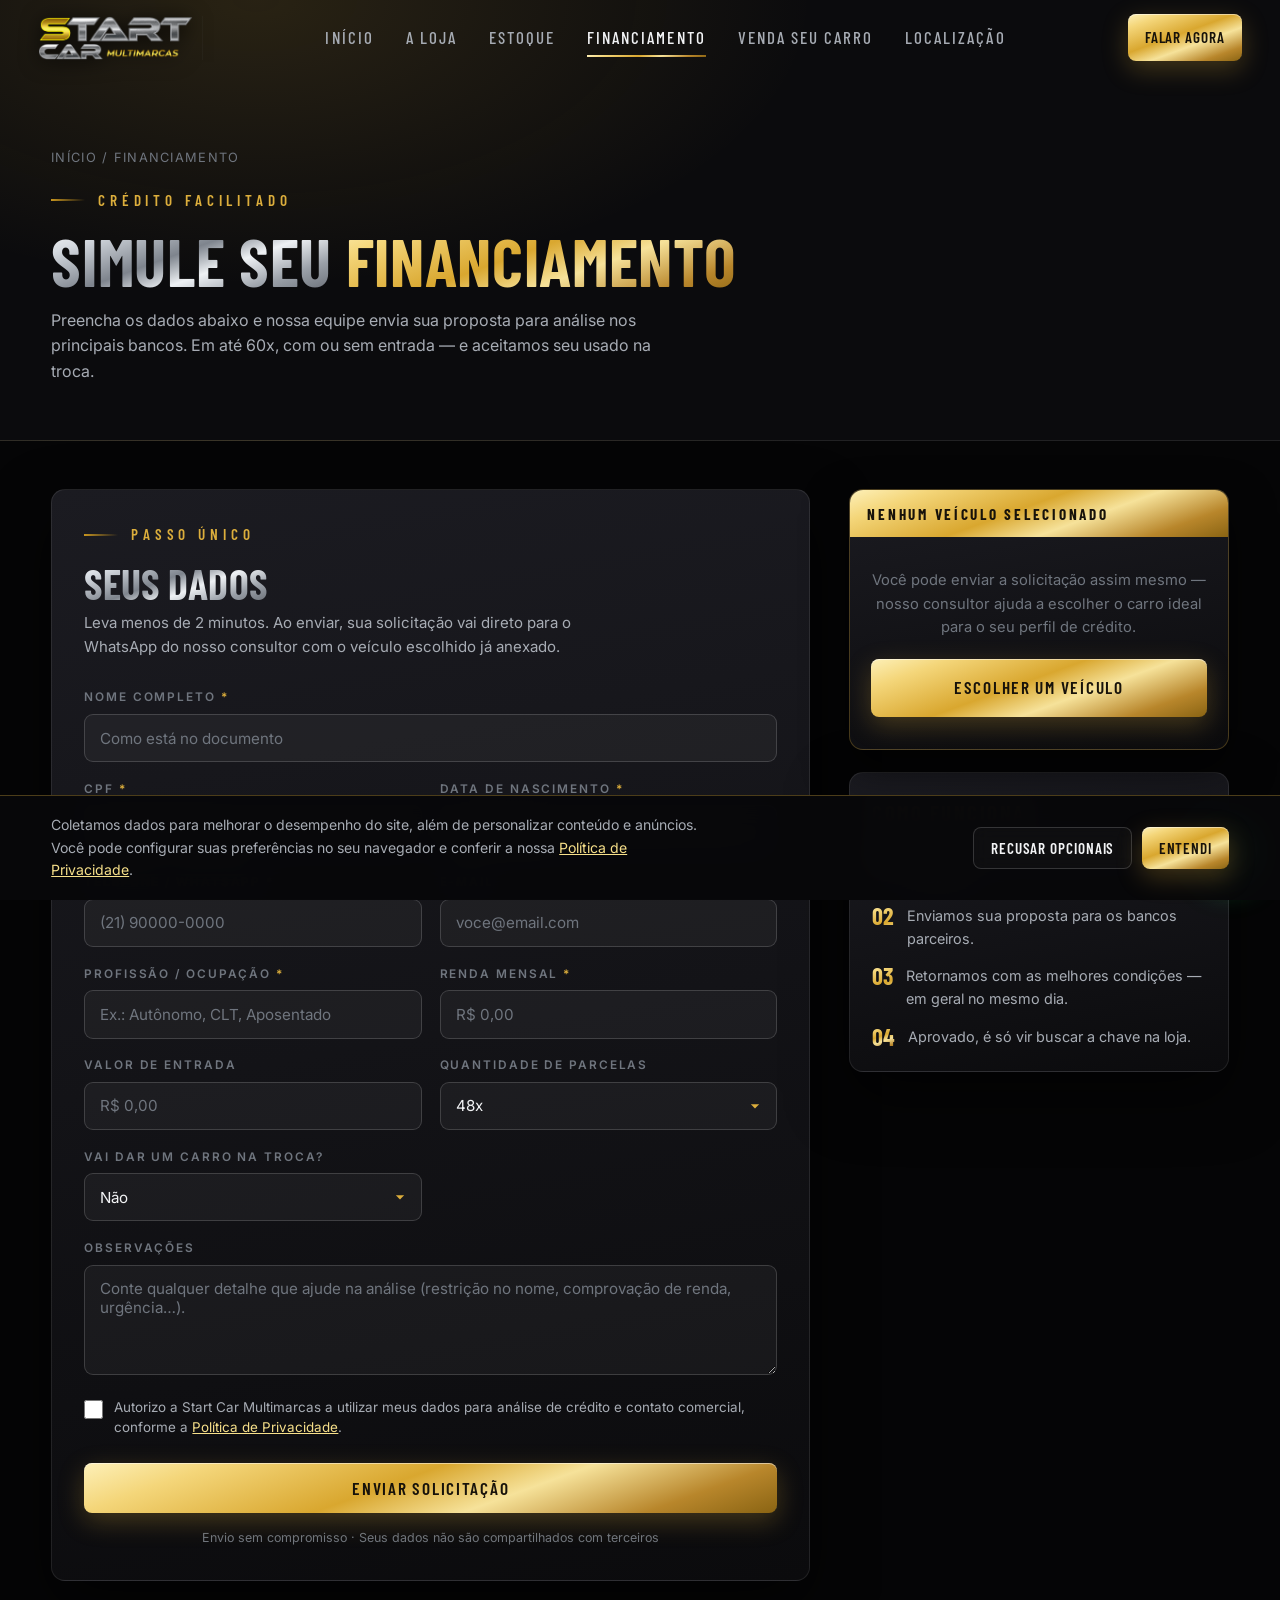
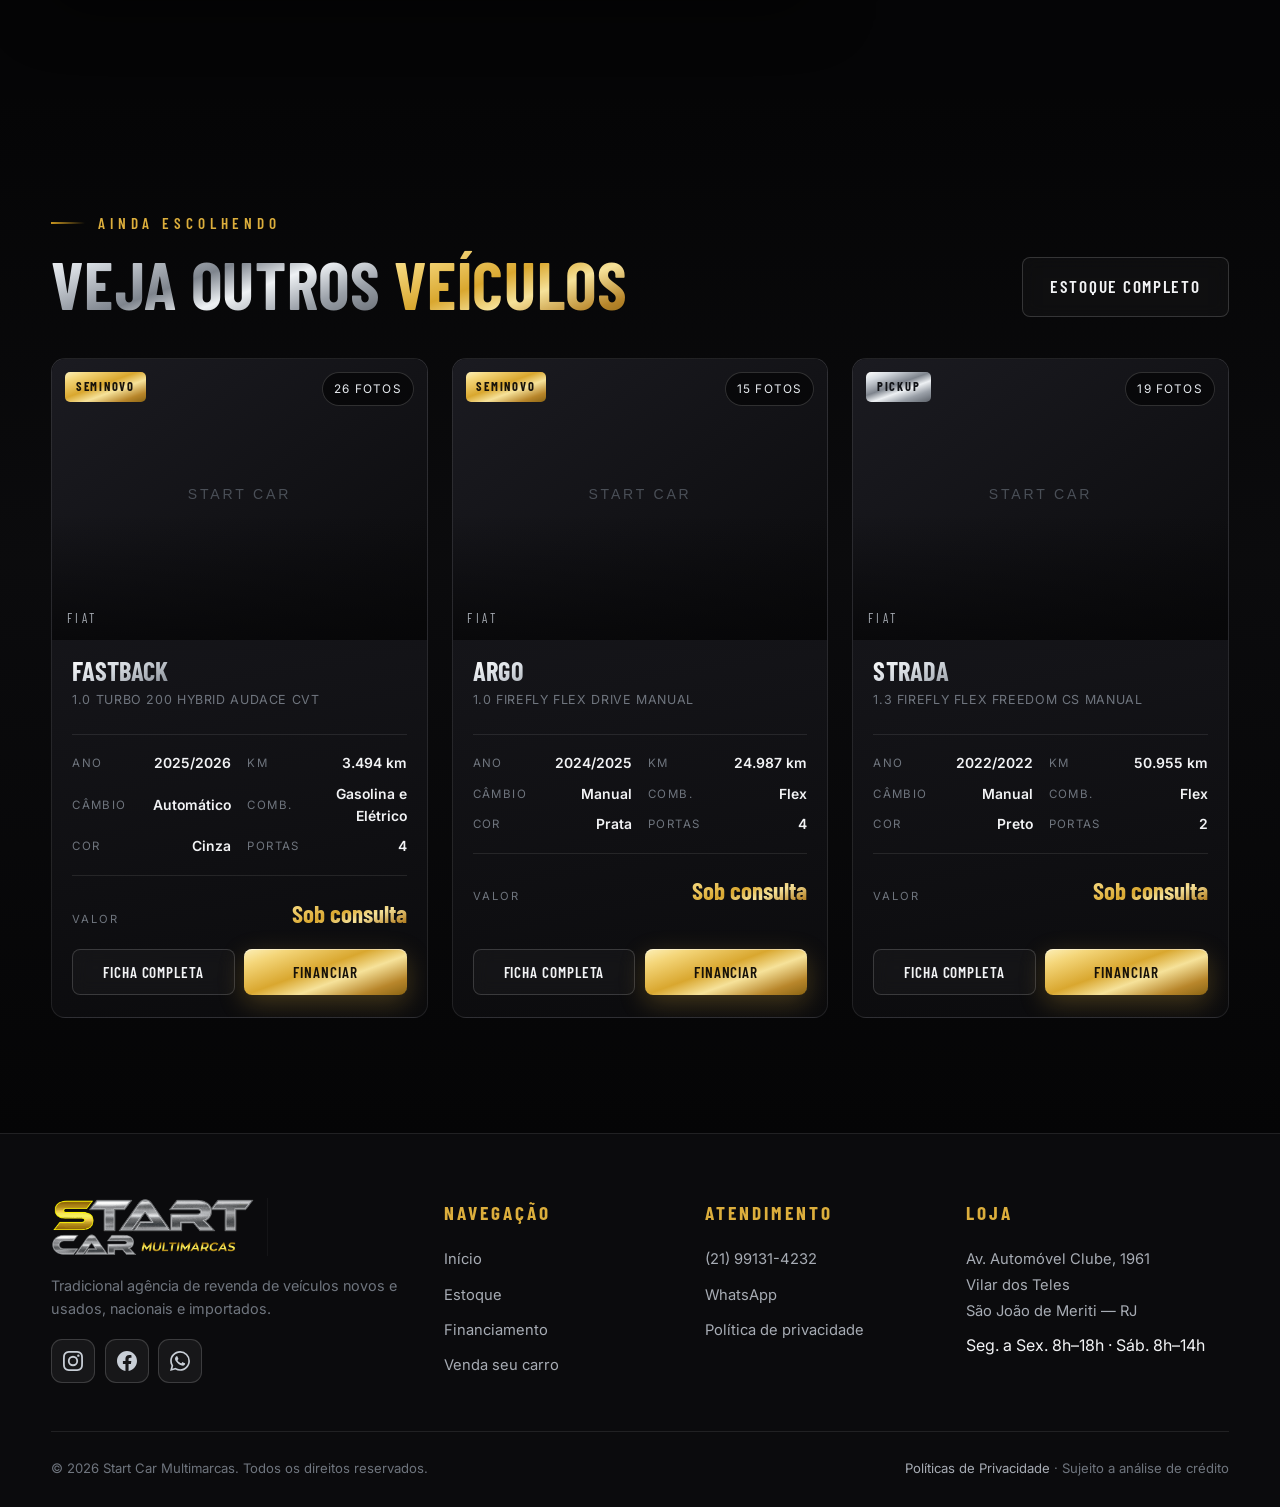
<file: financiamento.html>
<!DOCTYPE html>
<html lang="pt-BR">
<head>
<meta charset="UTF-8">
<meta name="viewport" content="width=device-width, initial-scale=1, viewport-fit=cover">
<title>Financiamento · Start Car Multimarcas</title>
<meta name="description" content="Simule o financiamento do seu próximo carro na Start Car Multimarcas. Em até 60x, com ou sem entrada, resposta no mesmo dia.">
<meta name="theme-color" content="#050506">
<link rel="icon" href="[data-uri]">
<link rel="preconnect" href="https://fonts.googleapis.com">
<link rel="preconnect" href="https://fonts.gstatic.com" crossorigin>
<link href="https://fonts.googleapis.com/css2?family=Barlow+Condensed:wght@400;500;600;700&family=Inter:wght@400;500;600;700&display=swap" rel="stylesheet">
<style>
/* =========================================================
   START CAR MULTIMARCAS — Identidade: Preto · Cromo · Ouro
   ========================================================= */

:root {
  --preto: #050506;
  --carvao: #0b0b0d;
  --grafite: #131317;
  --grafite-2: #1b1b21;
  --linha: rgba(255, 255, 255, .09);
  --linha-forte: rgba(255, 255, 255, .16);

  --cromo-1: #ffffff;
  --cromo-2: #c8ced6;
  --cromo-3: #767c85;
  --cromo-4: #e6eaef;
  --cromo-5: #4a4f57;

  --ouro-1: #f7e08a;
  --ouro-2: #e0b53f;
  --ouro-3: #c8951f;
  --ouro-4: #8a6413;
  --ouro: #dcae3c;

  --txt: #f2f3f5;
  --txt-2: #a7acb4;
  --txt-3: #6f757e;

  --grad-cromo: linear-gradient(160deg, #ffffff 0%, #d5dae0 18%, #7e848d 44%, #eef1f4 60%, #9aa0a8 78%, #5b6068 100%);
  --grad-ouro-fix: linear-gradient(160deg, #fdf0b8 0%, #f4d67a 16%, #d9a72f 44%, #f6e29a 62%, #b8862b 84%, #8a6413 100%);

  --sombra: 0 24px 60px rgba(0, 0, 0, .6);
  --radius: 14px;
  --nav-h: 76px;
  --ff-t: 'Barlow Condensed', 'Arial Narrow', sans-serif;
  --ff-b: 'Inter', system-ui, -apple-system, 'Segoe UI', sans-serif;
}

* { margin: 0; padding: 0; box-sizing: border-box; }

html { scroll-behavior: smooth; -webkit-text-size-adjust: 100%; }

body {
  font-family: var(--ff-b);
  background: var(--preto);
  color: var(--txt);
  line-height: 1.6;
  overflow-x: hidden;
  -webkit-font-smoothing: antialiased;
}

img { max-width: 100%; display: block; }
a { color: inherit; text-decoration: none; }
button, input, select, textarea { font-family: inherit; font-size: inherit; color: inherit; }

::selection { background: var(--ouro-3); color: #000; }

::-webkit-scrollbar { width: 10px; height: 10px; }
::-webkit-scrollbar-track { background: var(--preto); }
::-webkit-scrollbar-thumb { background: linear-gradient(180deg, var(--cromo-3), var(--cromo-5)); border-radius: 20px; }
::-webkit-scrollbar-thumb:hover { background: var(--ouro-3); }

/* ---------- Utilitários de marca ---------- */
.wrap { width: min(1280px, 92vw); margin-inline: auto; }

/* chrome mais suave para títulos pequenos (evita parecer texto apagado) */
.pillar h4.cromo, .ben h4.cromo, .passo h4.cromo, .info-item b.cromo,
.aside-car h4.cromo, .ff-item b.cromo, .lb-top h4.cromo {
  background: linear-gradient(120deg, #ffffff 0%, #e4e8ee 45%, #b4bac2 100%);
  -webkit-background-clip: text; background-clip: text;
  -webkit-text-fill-color: transparent;
}

.cromo {
  background: var(--grad-cromo);
  -webkit-background-clip: text; background-clip: text;
  -webkit-text-fill-color: transparent; color: transparent;
}
.ouro {
  background: var(--grad-ouro-fix);
  -webkit-background-clip: text; background-clip: text;
  -webkit-text-fill-color: transparent; color: transparent;
}

h1, h2, h3, .t {
  font-family: var(--ff-t);
  font-weight: 700;
  text-transform: uppercase;
  letter-spacing: .01em;
  line-height: .98;
}

.eyebrow {
  font-family: var(--ff-t);
  font-size: .95rem;
  letter-spacing: .32em;
  text-transform: uppercase;
  color: var(--ouro);
  font-weight: 600;
  display: flex; align-items: center; gap: .8rem;
  margin-bottom: 1rem;
}
.eyebrow::before {
  content: ''; width: 34px; height: 2px;
  background: linear-gradient(90deg, var(--ouro-3), transparent);
}
.eyebrow.center { justify-content: center; }
.eyebrow.center::after {
  content: ''; width: 34px; height: 2px;
  background: linear-gradient(270deg, var(--ouro-3), transparent);
}

.h-sec { font-size: clamp(2.2rem, 5.2vw, 4.2rem); }
.h-hero { font-size: clamp(2.8rem, 8vw, 6.6rem); }

.lead { color: var(--txt-2); font-size: clamp(1rem, 1.15vw, 1.08rem); max-width: 62ch; }

.rule {
  height: 1px; border: 0;
  background: linear-gradient(90deg, transparent, var(--ouro-3), var(--cromo-3), transparent);
  opacity: .5;
}

/* ---------- Botões ---------- */
.btn {
  display: inline-flex; align-items: center; justify-content: center; gap: .55rem;
  padding: .95rem 1.7rem;
  font-family: var(--ff-t); font-size: 1.08rem; font-weight: 600;
  text-transform: uppercase; letter-spacing: .1em;
  border: 0; border-radius: 8px; cursor: pointer;
  transition: transform .25s cubic-bezier(.2,.8,.2,1), box-shadow .25s, filter .25s;
  position: relative; overflow: hidden; white-space: nowrap;
}
.btn:active { transform: translateY(1px) scale(.99); }

.btn-ouro {
  background: var(--grad-ouro-fix);
  color: #17120a;
  box-shadow: 0 8px 26px rgba(216, 168, 56, .28), inset 0 1px 0 rgba(255,255,255,.5);
}
.btn-ouro:hover { transform: translateY(-2px); box-shadow: 0 14px 36px rgba(216, 168, 56, .42), inset 0 1px 0 rgba(255,255,255,.6); }

.btn-cromo {
  background: var(--grad-cromo);
  color: #101216;
  box-shadow: 0 8px 26px rgba(0,0,0,.5), inset 0 1px 0 rgba(255,255,255,.7);
}
.btn-cromo:hover { transform: translateY(-2px); filter: brightness(1.08); }

.btn-ghost {
  background: rgba(255,255,255,.03);
  color: var(--txt);
  border: 1px solid var(--linha-forte);
  backdrop-filter: blur(8px);
}
.btn-ghost:hover { border-color: var(--ouro-3); color: var(--ouro-1); background: rgba(220,174,60,.07); }

.btn-sm { padding: .68rem 1.05rem; font-size: .95rem; letter-spacing: .06em; }
.btn-block { width: 100%; }

/* ---------- Header ---------- */
.hd {
  position: fixed; inset: 0 0 auto 0; z-index: 900;
  height: var(--nav-h);
  display: flex; align-items: center;
  transition: background .35s, border-color .35s, backdrop-filter .35s;
  border-bottom: 1px solid transparent;
}
.hd.solid {
  background: rgba(6,6,8,.86);
  backdrop-filter: blur(16px) saturate(1.4);
  border-bottom-color: var(--linha);
}
.hd .wrap { display: flex; align-items: center; justify-content: space-between; gap: 1.4rem; width: min(1440px, 94vw); }

.brand { display: flex; align-items: center; gap: .7rem; flex-shrink: 0; }
.brand img { height: 44px; width: auto; filter: drop-shadow(0 2px 10px rgba(0,0,0,.8)); }

.nav { display: flex; align-items: center; gap: 2rem; }
.nav a {
  font-family: var(--ff-t); font-size: 1.06rem; font-weight: 500;
  text-transform: uppercase; letter-spacing: .12em;
  color: var(--txt-2); position: relative; padding: .35rem 0;
  transition: color .25s;
}
.nav a::after {
  content: ''; position: absolute; left: 0; bottom: 0; height: 2px; width: 0;
  background: var(--grad-ouro-fix); transition: width .3s cubic-bezier(.2,.8,.2,1);
}
.nav a:hover, .nav a.on { color: var(--txt); }
.nav a:hover::after, .nav a.on::after { width: 100%; }

.hd-cta { display: flex; align-items: center; gap: .7rem; }

.burger {
  display: none; width: 46px; height: 46px; border-radius: 10px;
  background: rgba(255,255,255,.05); border: 1px solid var(--linha-forte);
  cursor: pointer; position: relative; flex-shrink: 0;
}
.burger span {
  position: absolute; left: 12px; width: 22px; height: 2px; background: var(--cromo-4);
  transition: .3s; border-radius: 2px;
}
.burger span:nth-child(1) { top: 16px; }
.burger span:nth-child(2) { top: 22px; }
.burger span:nth-child(3) { top: 28px; }
.burger.x span:nth-child(1) { top: 22px; transform: rotate(45deg); background: var(--ouro-1); }
.burger.x span:nth-child(2) { opacity: 0; }
.burger.x span:nth-child(3) { top: 22px; transform: rotate(-45deg); background: var(--ouro-1); }

.drawer {
  position: fixed; inset: var(--nav-h) 0 auto 0; z-index: 890;
  background: rgba(6,6,8,.98); backdrop-filter: blur(20px);
  border-bottom: 1px solid var(--linha);
  transform: translateY(-120%); transition: transform .4s cubic-bezier(.2,.8,.2,1);
  padding: 1.4rem 0 2rem;
}
.drawer.open { transform: translateY(0); }
.drawer a {
  display: block; padding: 1rem 0; border-bottom: 1px solid var(--linha);
  font-family: var(--ff-t); font-size: 1.5rem; text-transform: uppercase; letter-spacing: .1em;
}
.drawer .btn { margin-top: 1.4rem; }

/* ---------- Hero ---------- */
.hero {
  position: relative; min-height: 100svh;
  display: flex; align-items: center;
  padding-top: var(--nav-h);
  overflow: hidden;
  background: radial-gradient(1200px 700px at 78% 22%, rgba(220,174,60,.16), transparent 62%),
              radial-gradient(900px 600px at 12% 82%, rgba(150,160,175,.12), transparent 60%),
              var(--preto);
}
.hero-bg { position: absolute; inset: 0; z-index: 0; }
.hero-bg img { width: 100%; height: 100%; object-fit: cover; opacity: .34; filter: grayscale(.35) contrast(1.12); }
.hero-bg::after {
  content: ''; position: absolute; inset: 0;
  background: linear-gradient(90deg, var(--preto) 4%, rgba(5,5,6,.82) 42%, rgba(5,5,6,.35) 100%),
              linear-gradient(0deg, var(--preto) 2%, transparent 42%);
}
.hero .wrap { position: relative; z-index: 2; padding: 4rem 0 6.5rem; }
.hero h1 { margin-bottom: 1.4rem; }
.hero h1 span { display: block; }
.hero .lead { margin-bottom: 2.2rem; font-size: 1.14rem; }
.hero-cta { display: flex; flex-wrap: wrap; gap: .9rem; }

.hero-stats {
  display: flex; flex-wrap: wrap; gap: 2.6rem; margin-top: 3.4rem;
  padding-top: 2.2rem; border-top: 1px solid var(--linha);
}
.hero-stats b {
  display: block; font-family: var(--ff-t); font-size: 2.7rem; line-height: 1; font-weight: 700;
}
.hero-stats small { color: var(--txt-3); font-size: .78rem; text-transform: uppercase; letter-spacing: .18em; }

.scroll-hint {
  position: absolute; bottom: 2rem; left: 50%; transform: translateX(-50%);
  z-index: 3; display: flex; flex-direction: column; align-items: center; gap: .5rem;
  color: var(--txt-3); font-size: .7rem; letter-spacing: .3em; text-transform: uppercase;
}
.scroll-hint i {
  width: 1px; height: 42px; background: linear-gradient(180deg, var(--ouro-2), transparent);
  animation: dropline 1.9s ease-in-out infinite;
}
@keyframes dropline { 0%,100% { opacity: .25; transform: scaleY(.4); } 50% { opacity: 1; transform: scaleY(1); } }

/* ---------- SCROLL MISTO (horizontal) ---------- */
.hx { position: relative; }
.hx-sticky {
  position: sticky; top: 0; height: 100svh; overflow: hidden;
  background: linear-gradient(180deg, var(--preto), var(--carvao) 50%, var(--preto));
}
.hx-track {
  display: flex; height: 100%; will-change: transform;
  transition: transform .05s linear;
}
.hx-panel {
  flex: 0 0 100vw; height: 100%;
  display: flex; align-items: center;
  padding-top: var(--nav-h); padding-bottom: 3.2rem;
  position: relative; overflow: hidden;
}
.hx-panel > .wrap { max-height: 100%; }
.hx-panel .h-sec { font-size: clamp(2rem, 4vw, 3.3rem); }
.hx-panel .lead { font-size: .98rem; }
.hx-panel .frame { max-height: 58vh; }
.hx-panel .nums { margin-top: 1.8rem; }
.hx-panel .num { padding: 1.2rem 1rem; }
.hx-panel .num b { font-size: 2.4rem; }
@media (min-height: 900px) { .hx-panel .frame { max-height: 64vh; } }
.hx-panel::before {
  content: ''; position: absolute; left: 0; top: 22%; bottom: 22%; width: 1px;
  background: linear-gradient(180deg, transparent, var(--linha-forte), transparent);
}
.hx-panel:first-child::before { display: none; }

.hx-prog {
  position: absolute; bottom: 2.4rem; left: 50%; transform: translateX(-50%);
  display: flex; gap: .55rem; z-index: 5;
}
.hx-prog i {
  width: 42px; height: 3px; border-radius: 3px; background: rgba(255,255,255,.14);
  transition: background .35s;
}
.hx-prog i.on { background: var(--grad-ouro-fix); }

.hx-hint {
  position: absolute; top: calc(var(--nav-h) + 1.6rem); right: 4vw; z-index: 5;
  display: flex; align-items: center; gap: .6rem;
  color: var(--txt-3); font-size: .68rem; letter-spacing: .26em; text-transform: uppercase;
}
.hx-hint b { color: var(--ouro); animation: nudge 1.6s ease-in-out infinite; font-size: 1rem; }
@keyframes nudge { 0%,100% { transform: translateX(0); } 50% { transform: translateX(6px); } }

/* painel: sobre */
.split { display: grid; grid-template-columns: 1.05fr .95fr; gap: 4rem; align-items: center; }
.frame {
  position: relative; border-radius: var(--radius); overflow: hidden;
  border: 1px solid var(--linha-forte); box-shadow: var(--sombra);
  aspect-ratio: 4/3; background: var(--grafite);
}
.frame img { width: 100%; height: 100%; object-fit: cover; }
.frame::after {
  content: ''; position: absolute; inset: 0;
  background: linear-gradient(155deg, rgba(255,255,255,.1), transparent 34%, transparent 66%, rgba(220,174,60,.14));
  pointer-events: none;
}

.pillars { display: grid; gap: 1rem; margin-top: 2rem; }
.pillar {
  display: flex; gap: 1rem; align-items: flex-start;
  padding: 1.1rem 1.2rem; border-radius: 12px;
  background: linear-gradient(135deg, rgba(255,255,255,.045), rgba(255,255,255,.012));
  border: 1px solid var(--linha);
}
.pillar .ic {
  flex-shrink: 0; width: 42px; height: 42px; border-radius: 10px;
  display: grid; place-items: center; font-size: 1.25rem;
  background: linear-gradient(140deg, rgba(220,174,60,.22), rgba(220,174,60,.05));
  border: 1px solid rgba(220,174,60,.28);
}
.pillar h4 { font-family: var(--ff-t); font-size: 1.25rem; text-transform: uppercase; letter-spacing: .04em; }
.pillar p { color: var(--txt-2); font-size: .93rem; line-height: 1.5; }

/* painel: números */
.nums { display: grid; grid-template-columns: repeat(4, 1fr); gap: 1.2rem; margin-top: 2.6rem; }
.num {
  padding: 1.8rem 1.4rem; border-radius: 12px; text-align: center;
  background: linear-gradient(160deg, rgba(255,255,255,.05), rgba(255,255,255,.012));
  border: 1px solid var(--linha);
  transition: border-color .3s, transform .3s;
}
.num:hover { border-color: rgba(220,174,60,.4); transform: translateY(-4px); }
.num b { display: block; font-family: var(--ff-t); font-size: 3.1rem; line-height: 1; }
.num small { display: block; margin-top: .5rem; color: var(--txt-3); font-size: .74rem; letter-spacing: .18em; text-transform: uppercase; }

/* painel: marcas */
.marcas { display: grid; grid-template-columns: repeat(5, 1fr); gap: .9rem; margin-top: 2.4rem; }
.marca {
  padding: 1.15rem .6rem; text-align: center; border-radius: 10px;
  background: rgba(255,255,255,.035); border: 1px solid var(--linha);
  font-family: var(--ff-t); font-size: 1.05rem; letter-spacing: .1em; text-transform: uppercase;
  color: var(--txt-2); transition: .3s;
}
.marca:hover { color: var(--ouro-1); border-color: rgba(220,174,60,.38); background: rgba(220,174,60,.06); }

/* ---------- Seções ---------- */
.sec { padding: clamp(4.5rem, 9vw, 8rem) 0; position: relative; }
.sec-alt { background: linear-gradient(180deg, var(--preto), var(--carvao) 45%, var(--preto)); }
.sec-head { margin-bottom: 3rem; }
.sec-head.center { text-align: center; }
.sec-head.center .lead { margin-inline: auto; }
.sec-head .h-sec { margin-bottom: .9rem; }

.head-row { display: flex; align-items: flex-end; justify-content: space-between; gap: 2rem; flex-wrap: wrap; margin-bottom: 2.6rem; }

/* ---------- Cards de veículo ---------- */
.grid-cars {
  display: grid; gap: 1.5rem;
  grid-template-columns: repeat(auto-fill, minmax(320px, 1fr));
}

.car {
  border-radius: var(--radius); overflow: hidden;
  background: linear-gradient(170deg, var(--grafite-2), var(--carvao));
  border: 1px solid var(--linha);
  display: flex; flex-direction: column;
  transition: transform .35s cubic-bezier(.2,.8,.2,1), border-color .35s, box-shadow .35s;
}
.car:hover { transform: translateY(-6px); border-color: rgba(220,174,60,.36); box-shadow: 0 22px 50px rgba(0,0,0,.65); }

.car-img {
  position: relative; aspect-ratio: 4/3; overflow: hidden; cursor: pointer;
  background: #0a0a0c;
}
.car-img img { width: 100%; height: 100%; object-fit: cover; transition: transform .6s cubic-bezier(.2,.8,.2,1); }
.car:hover .car-img img { transform: scale(1.06); }
.car-img::after {
  content: ''; position: absolute; inset: 0;
  background: linear-gradient(0deg, rgba(5,5,6,.72), transparent 45%);
  pointer-events: none;
}

.car-zoom {
  position: absolute; z-index: 3; right: .8rem; top: .8rem;
  display: flex; align-items: center; gap: .4rem;
  padding: .42rem .7rem; border-radius: 20px;
  background: rgba(5,5,6,.72); backdrop-filter: blur(8px);
  border: 1px solid var(--linha-forte);
  font-size: .74rem; letter-spacing: .1em; text-transform: uppercase; color: var(--cromo-4);
  transition: .3s;
}
.car:hover .car-zoom { background: var(--grad-ouro-fix); color: #17120a; border-color: transparent; }

.selo {
  position: absolute; z-index: 3; left: .8rem; top: .8rem;
  padding: .32rem .68rem; border-radius: 5px;
  background: var(--grad-ouro-fix); color: #17120a;
  font-family: var(--ff-t); font-size: .78rem; font-weight: 700;
  letter-spacing: .14em; text-transform: uppercase;
}
.selo.cromo-b { background: var(--grad-cromo); color: #101216; }

.car-marca {
  position: absolute; z-index: 3; left: .9rem; bottom: .75rem;
  font-family: var(--ff-t); font-size: .8rem; letter-spacing: .28em;
  text-transform: uppercase; color: var(--txt-2);
}

.car-body { padding: 1.15rem 1.25rem 1.35rem; display: flex; flex-direction: column; flex: 1; }
.car-nome { font-family: var(--ff-t); font-size: 1.65rem; text-transform: uppercase; letter-spacing: .01em; line-height: 1; }
.car-versao {
  color: var(--txt-3); font-size: .78rem; margin-top: .35rem;
  text-transform: uppercase; letter-spacing: .05em;
  display: -webkit-box; -webkit-line-clamp: 2; -webkit-box-orient: vertical; overflow: hidden;
  min-height: 2.2em;
}

/* prévia da ficha dentro do card */
.ficha-prev {
  display: grid; grid-template-columns: repeat(2, 1fr); gap: .1rem 1rem;
  margin: 1rem 0 1.1rem; padding: .9rem 0;
  border-top: 1px solid var(--linha); border-bottom: 1px solid var(--linha);
}
.fp { display: flex; align-items: center; justify-content: space-between; gap: .5rem; padding: .2rem 0; }
.fp span { color: var(--txt-3); font-size: .72rem; text-transform: uppercase; letter-spacing: .12em; }
.fp b { font-size: .87rem; font-weight: 600; color: var(--txt); text-align: right; }

.car-preco { display: flex; align-items: baseline; justify-content: space-between; margin-bottom: 1rem; }
.car-preco small { color: var(--txt-3); font-size: .7rem; text-transform: uppercase; letter-spacing: .18em; }
.car-preco b { font-family: var(--ff-t); font-size: 1.55rem; }

.car-acoes { display: grid; grid-template-columns: 1fr 1fr; gap: .6rem; margin-top: auto; }

/* ---------- Faixa de filtros ---------- */
.filtros {
  display: grid; grid-template-columns: 2fr repeat(4, 1fr) auto; gap: .75rem;
  padding: 1.1rem; border-radius: var(--radius);
  background: linear-gradient(160deg, var(--grafite-2), var(--carvao));
  border: 1px solid var(--linha); margin-bottom: 2.2rem;
}
.filtros input, .filtros select {
  width: 100%; padding: .8rem .9rem; border-radius: 9px;
  background: rgba(255,255,255,.045); border: 1px solid var(--linha-forte);
  color: var(--txt); font-size: .9rem; outline: none; transition: .25s;
  appearance: none; -webkit-appearance: none;
}
.filtros select {
  background-image: url("data:image/svg+xml;utf8,<svg xmlns='http://www.w3.org/2000/svg' viewBox='0 0 24 24' fill='%23dcae3c'><path d='M7 10l5 5 5-5z'/></svg>");
  background-repeat: no-repeat; background-position: right .6rem center; background-size: 20px;
  padding-right: 2.2rem; cursor: pointer;
}
.filtros option { background: #111; color: #eee; }
.filtros input::placeholder { color: var(--txt-3); }
.filtros input:focus, .filtros select:focus { border-color: var(--ouro-3); background: rgba(220,174,60,.06); }

.res-info { display: flex; align-items: center; justify-content: space-between; flex-wrap: wrap; gap: 1rem; margin-bottom: 1.6rem; }
.res-info p { color: var(--txt-2); font-size: .92rem; }
.res-info b { color: var(--ouro-1); }

.vazio { text-align: center; padding: 5rem 1rem; color: var(--txt-3); grid-column: 1/-1; }
.vazio h3 { font-size: 1.8rem; margin-bottom: .6rem; color: var(--txt-2); }

/* ---------- Modais ---------- */
.ov {
  position: fixed; inset: 0; z-index: 1000;
  background: rgba(3,3,4,.9); backdrop-filter: blur(10px);
  display: none; align-items: center; justify-content: center; padding: 2rem 1rem;
  opacity: 0; transition: opacity .3s;
}
.ov.show { display: flex; opacity: 1; }

.mdl {
  width: min(1060px, 100%); max-height: 88svh; overflow-y: auto;
  border-radius: var(--radius); border: 1px solid var(--linha-forte);
  background: linear-gradient(170deg, var(--grafite-2), var(--carvao));
  box-shadow: var(--sombra); position: relative;
  transform: translateY(20px) scale(.98); transition: transform .35s cubic-bezier(.2,.8,.2,1);
}
.ov.show .mdl { transform: none; }

.mdl-x {
  position: absolute; top: 1rem; right: 1rem; z-index: 12;
  width: 42px; height: 42px; border-radius: 50%;
  background: rgba(5,5,6,.78); border: 1px solid var(--linha-forte);
  color: var(--txt); font-size: 1.35rem; cursor: pointer; line-height: 1;
  transition: .25s;
}
.mdl-x:hover { background: var(--ouro-3); color: #17120a; border-color: transparent; transform: rotate(90deg); }

.mdl-head { padding: 1.8rem 2rem 1.2rem; border-bottom: 1px solid var(--linha); }
.mdl-head h3 { font-size: 2.1rem; }
.mdl-head p { color: var(--txt-3); font-size: .85rem; text-transform: uppercase; letter-spacing: .08em; margin-top: .3rem; }
.mdl-body { padding: 1.6rem 2rem 2rem; }

.ficha-full { display: grid; grid-template-columns: repeat(auto-fit, minmax(150px, 1fr)); gap: .8rem; margin-bottom: 1.8rem; }
.ff-item { padding: .95rem 1rem; border-radius: 10px; background: rgba(255,255,255,.04); border: 1px solid var(--linha); }
.ff-item span { display: block; color: var(--txt-3); font-size: .68rem; text-transform: uppercase; letter-spacing: .16em; margin-bottom: .3rem; }
.ff-item b { font-family: var(--ff-t); font-size: 1.28rem; }

.op-list { display: flex; flex-wrap: wrap; gap: .5rem; }
.op {
  padding: .45rem .8rem; border-radius: 20px; font-size: .82rem;
  background: rgba(255,255,255,.045); border: 1px solid var(--linha);
  color: var(--txt-2);
}
.op::before { content: '✓ '; color: var(--ouro); font-weight: 700; }

.sub-t { font-family: var(--ff-t); font-size: 1.3rem; text-transform: uppercase; letter-spacing: .12em; color: var(--ouro); margin-bottom: .9rem; }

.mdl-acoes { display: flex; gap: .8rem; flex-wrap: wrap; margin-top: 2rem; padding-top: 1.6rem; border-top: 1px solid var(--linha); }

/* ---------- Lightbox / carrossel ---------- */
.lb { position: fixed; inset: 0; z-index: 1100; background: rgba(2,2,3,.97); display: none; flex-direction: column; }
.lb.show { display: flex; }
.lb-top {
  display: flex; align-items: center; justify-content: space-between; gap: 1rem;
  padding: 1rem 1.4rem; border-bottom: 1px solid var(--linha); flex-shrink: 0;
}
.lb-top h4 { font-family: var(--ff-t); font-size: 1.5rem; text-transform: uppercase; }
.lb-top small { color: var(--txt-3); font-size: .78rem; letter-spacing: .14em; }
.lb-stage { flex: 1; position: relative; display: flex; align-items: center; justify-content: center; padding: 1rem; min-height: 0; }
.lb-stage img { max-width: 100%; max-height: 100%; object-fit: contain; border-radius: 8px; }
.lb-nav {
  position: absolute; top: 50%; transform: translateY(-50%);
  width: 54px; height: 54px; border-radius: 50%; cursor: pointer;
  background: rgba(5,5,6,.7); border: 1px solid var(--linha-forte);
  color: var(--txt); font-size: 1.5rem; display: grid; place-items: center;
  transition: .25s; backdrop-filter: blur(8px);
}
.lb-nav:hover { background: var(--grad-ouro-fix); color: #17120a; border-color: transparent; }
.lb-prev { left: 1.2rem; } .lb-next { right: 1.2rem; }
.lb-thumbs { display: flex; gap: .5rem; overflow-x: auto; padding: .9rem 1.2rem 1.2rem; flex-shrink: 0; border-top: 1px solid var(--linha); }
.lb-thumbs img {
  width: 96px; height: 68px; object-fit: cover; border-radius: 6px; cursor: pointer;
  opacity: .42; border: 2px solid transparent; transition: .25s; flex-shrink: 0;
}
.lb-thumbs img:hover { opacity: .8; }
.lb-thumbs img.on { opacity: 1; border-color: var(--ouro-2); }
.lb-acoes { display: flex; gap: .6rem; flex-wrap: wrap; }

/* ---------- Blocos CTA ---------- */
.cta-split { display: grid; grid-template-columns: 1fr 1fr; gap: 1.5rem; }
.cta-card {
  position: relative; overflow: hidden; border-radius: var(--radius);
  border: 1px solid var(--linha); min-height: 400px;
  display: flex; flex-direction: column; justify-content: flex-end;
  padding: 2.4rem; transition: border-color .35s, transform .35s;
}
.cta-card:hover { border-color: rgba(220,174,60,.4); transform: translateY(-5px); }
.cta-card > img { position: absolute; inset: 0; width: 100%; height: 100%; object-fit: cover; opacity: .32; filter: grayscale(.4); z-index: 0; }
.cta-card::after {
  content: ''; position: absolute; inset: 0; z-index: 1;
  background: linear-gradient(0deg, rgba(5,5,6,.96) 12%, rgba(5,5,6,.5) 62%, rgba(5,5,6,.2));
}
.cta-card > *:not(img) { position: relative; z-index: 2; }
.cta-card h3 { font-size: 2.4rem; margin-bottom: .8rem; }
.cta-card p { color: var(--txt-2); margin-bottom: 1.6rem; font-size: .97rem; }
.cta-card .btn { align-self: flex-start; }

.faixa {
  padding: clamp(3.5rem, 7vw, 6rem) 0; text-align: center;
  background: radial-gradient(900px 420px at 50% 0%, rgba(220,174,60,.16), transparent 66%), var(--carvao);
  border-block: 1px solid var(--linha);
}
.faixa h2 { font-size: clamp(2.2rem, 5vw, 3.8rem); margin-bottom: 1rem; }
.faixa p { color: var(--txt-2); max-width: 58ch; margin: 0 auto 2rem; }
.faixa .btns { display: flex; gap: .9rem; justify-content: center; flex-wrap: wrap; }

/* ---------- Localização ---------- */
.loc { display: grid; grid-template-columns: .9fr 1.1fr; gap: 2.4rem; align-items: stretch; }
.mapa {
  border-radius: var(--radius); overflow: hidden; border: 1px solid var(--linha-forte);
  min-height: 420px; box-shadow: var(--sombra); position: relative;
}
.mapa iframe { width: 100%; height: 100%; min-height: 420px; border: 0; filter: grayscale(.55) invert(.92) contrast(.86) hue-rotate(180deg); }
.info-list { display: grid; gap: 1rem; align-content: center; }
.info-item { display: flex; gap: 1.1rem; align-items: flex-start; padding: 1.15rem 1.2rem; border-radius: 12px; background: rgba(255,255,255,.035); border: 1px solid var(--linha); transition: .3s; }
.info-item:hover { border-color: rgba(220,174,60,.32); }
.info-item .ic { flex-shrink: 0; width: 44px; height: 44px; border-radius: 11px; display: grid; place-items: center; font-size: 1.25rem; background: linear-gradient(140deg, rgba(220,174,60,.2), rgba(220,174,60,.04)); border: 1px solid rgba(220,174,60,.26); }
.info-item span { display: block; color: var(--txt-3); font-size: .7rem; text-transform: uppercase; letter-spacing: .18em; margin-bottom: .2rem; }
.info-item b { font-weight: 600; font-size: 1rem; }
.info-item p { color: var(--txt-2); font-size: .93rem; }

/* ---------- Instagram ---------- */
.ig-grid { display: grid; grid-template-columns: repeat(auto-fit, minmax(180px, 1fr)); gap: 1rem; }
.ig-cell {
  aspect-ratio: 1; border-radius: 12px; overflow: hidden; position: relative;
  border: 1px solid var(--linha); background: var(--grafite);
}
.ig-cell img { width: 100%; height: 100%; object-fit: cover; transition: transform .5s, filter .5s; filter: grayscale(.3); }
.ig-cell:hover img { transform: scale(1.08); filter: grayscale(0); }
.ig-cell::after {
  content: ''; position: absolute; inset: 0;
  background: linear-gradient(0deg, rgba(5,5,6,.6), transparent 55%);
  opacity: 0; transition: opacity .4s;
}
.ig-cell:hover::after { opacity: 1; }

/* ---------- Formulário ---------- */
.form-wrap { display: grid; grid-template-columns: 1fr 380px; gap: 2.4rem; align-items: start; }
.form-card {
  padding: 2rem; border-radius: var(--radius);
  background: linear-gradient(170deg, var(--grafite-2), var(--carvao));
  border: 1px solid var(--linha); box-shadow: var(--sombra);
}
.form-grid { display: grid; grid-template-columns: repeat(2, 1fr); gap: 1.1rem; }
.fld { display: flex; flex-direction: column; gap: .42rem; }
.fld.full { grid-column: 1/-1; }
.fld label { font-size: .74rem; text-transform: uppercase; letter-spacing: .16em; color: var(--txt-3); font-weight: 600; }
.fld label i { color: var(--ouro); font-style: normal; }
.fld input, .fld select, .fld textarea {
  padding: .85rem .95rem; border-radius: 9px;
  background: rgba(255,255,255,.045); border: 1px solid var(--linha-forte);
  color: var(--txt); outline: none; transition: .25s; font-size: .95rem;
}
.fld select { appearance: none; -webkit-appearance: none; cursor: pointer;
  background-image: url("data:image/svg+xml;utf8,<svg xmlns='http://www.w3.org/2000/svg' viewBox='0 0 24 24' fill='%23dcae3c'><path d='M7 10l5 5 5-5z'/></svg>");
  background-repeat: no-repeat; background-position: right .7rem center; background-size: 20px; padding-right: 2.4rem; }
.fld option { background: #111; }
.fld textarea { resize: vertical; min-height: 110px; }
.fld input:focus, .fld select:focus, .fld textarea:focus { border-color: var(--ouro-3); background: rgba(220,174,60,.06); }
.fld input::placeholder, .fld textarea::placeholder { color: var(--txt-3); }
.fld .erro { color: #ff7a7a; font-size: .76rem; display: none; }
.fld.invalid input, .fld.invalid select { border-color: #ff7a7a; }
.fld.invalid .erro { display: block; }

.consent { display: flex; gap: .7rem; align-items: flex-start; margin-top: 1.4rem; }
.consent input { width: 19px; height: 19px; accent-color: var(--ouro-2); margin-top: .18rem; flex-shrink: 0; }
.consent label { font-size: .84rem; color: var(--txt-2); line-height: 1.5; }
.consent a { color: var(--ouro-1); text-decoration: underline; }

.aside-car {
  position: sticky; top: calc(var(--nav-h) + 1.5rem);
  border-radius: var(--radius); overflow: hidden;
  background: linear-gradient(170deg, var(--grafite-2), var(--carvao));
  border: 1px solid rgba(220,174,60,.28);
  box-shadow: 0 18px 44px rgba(0,0,0,.6);
}
.aside-car .tag {
  padding: .7rem 1.1rem; background: var(--grad-ouro-fix); color: #17120a;
  font-family: var(--ff-t); font-size: .95rem; letter-spacing: .18em; text-transform: uppercase; font-weight: 700;
}
.aside-car img.foto { width: 100%; aspect-ratio: 4/3; object-fit: cover; }
.aside-car .inner { padding: 1.2rem 1.3rem 1.5rem; }
.aside-car h4 { font-family: var(--ff-t); font-size: 1.6rem; text-transform: uppercase; }
.aside-car .v { color: var(--txt-3); font-size: .78rem; text-transform: uppercase; letter-spacing: .05em; margin-bottom: .9rem; }
.aside-none { padding: 2rem 1.3rem; text-align: center; color: var(--txt-3); }
.aside-none p { margin-bottom: 1.2rem; font-size: .92rem; }

/* passos */
.passos { display: grid; grid-template-columns: repeat(3, 1fr); gap: 1.4rem; counter-reset: p; }
.passo {
  padding: 2rem 1.6rem; border-radius: var(--radius); position: relative;
  background: linear-gradient(160deg, rgba(255,255,255,.05), rgba(255,255,255,.012));
  border: 1px solid var(--linha); transition: .35s;
}
.passo:hover { border-color: rgba(220,174,60,.36); transform: translateY(-5px); }
.passo::before {
  counter-increment: p; content: counter(p, decimal-leading-zero);
  font-family: var(--ff-t); font-size: 3.4rem; font-weight: 700; line-height: 1;
  background: var(--grad-ouro-fix); -webkit-background-clip: text; background-clip: text;
  -webkit-text-fill-color: transparent; display: block; margin-bottom: .8rem; opacity: .9;
}
.passo h4 { font-family: var(--ff-t); font-size: 1.5rem; text-transform: uppercase; margin-bottom: .5rem; }
.passo p { color: var(--txt-2); font-size: .94rem; }

/* benefícios */
.benef { display: grid; grid-template-columns: repeat(auto-fit, minmax(240px, 1fr)); gap: 1.2rem; }
.ben {
  padding: 1.7rem 1.5rem; border-radius: 12px;
  background: rgba(255,255,255,.035); border: 1px solid var(--linha); transition: .3s;
}
.ben:hover { border-color: rgba(220,174,60,.34); background: rgba(220,174,60,.045); }
.ben .ic { font-size: 1.8rem; margin-bottom: .8rem; display: block; }
.ben h4 { font-family: var(--ff-t); font-size: 1.35rem; text-transform: uppercase; margin-bottom: .4rem; }
.ben p { color: var(--txt-2); font-size: .92rem; }

/* FAQ */
.faq { display: grid; gap: .8rem; max-width: 900px; margin-inline: auto; }
.q { border-radius: 12px; background: rgba(255,255,255,.035); border: 1px solid var(--linha); overflow: hidden; }
.q > button {
  width: 100%; text-align: left; padding: 1.2rem 1.4rem; background: none; border: 0; cursor: pointer;
  font-family: var(--ff-t); font-size: 1.32rem; text-transform: uppercase; letter-spacing: .03em;
  display: flex; align-items: center; justify-content: space-between; gap: 1rem; transition: color .25s;
}
.q > button:hover { color: var(--ouro-1); }
.q > button i { font-style: normal; color: var(--ouro); font-size: 1.5rem; transition: transform .3s; flex-shrink: 0; }
.q.open > button i { transform: rotate(45deg); }
.q .a { max-height: 0; overflow: hidden; transition: max-height .4s cubic-bezier(.2,.8,.2,1); }
.q.open .a { max-height: 340px; }
.q .a p { padding: 0 1.4rem 1.3rem; color: var(--txt-2); font-size: .95rem; }

/* ---------- Footer ---------- */
.ft { background: var(--carvao); border-top: 1px solid var(--linha); padding: 4rem 0 1.8rem; }
.ft-grid { display: grid; grid-template-columns: 1.6fr 1fr 1fr 1.2fr; gap: 2.6rem; margin-bottom: 3rem; }
.ft img.lg { height: 58px; width: auto; margin-bottom: 1.1rem; }
.ft p { color: var(--txt-3); font-size: .9rem; }
.ft h5 { font-family: var(--ff-t); font-size: 1.2rem; text-transform: uppercase; letter-spacing: .16em; color: var(--ouro); margin-bottom: 1.1rem; }
.ft ul { list-style: none; display: grid; gap: .6rem; }
.ft ul a { color: var(--txt-2); font-size: .92rem; transition: .25s; }
.ft ul a:hover { color: var(--ouro-1); padding-left: 5px; }
.social { display: flex; gap: .6rem; margin-top: 1.2rem; }
.social a {
  width: 44px; height: 44px; border-radius: 11px; display: grid; place-items: center;
  background: rgba(255,255,255,.05); border: 1px solid var(--linha-forte);
  color: var(--cromo-2); transition: .3s;
}
.social a svg { width: 20px; height: 20px; fill: currentColor; display: block; }
.social a:hover {
  background: var(--grad-ouro-fix); color: #17120a;
  border-color: transparent; transform: translateY(-3px);
  box-shadow: 0 8px 20px rgba(216,168,56,.3);
}
.ft-bot {
  padding-top: 1.6rem; border-top: 1px solid var(--linha);
  display: flex; justify-content: space-between; gap: 1rem; flex-wrap: wrap;
  color: var(--txt-3); font-size: .82rem;
}
.ft-bot a { color: var(--txt-2); }
.ft-bot a:hover { color: var(--ouro-1); }

/* ---------- WhatsApp flutuante ---------- */
.wa-fx {
  position: fixed; right: 1.4rem; bottom: 1.4rem; z-index: 800;
  width: 58px; height: 58px; border-radius: 50%;
  background: #25d366; color: #fff; display: grid; place-items: center;
  box-shadow: 0 10px 30px rgba(37,211,102,.42); transition: transform .3s;
}
.wa-fx:hover { transform: scale(1.1); }
.wa-fx svg { width: 30px; height: 30px; fill: currentColor; }

/* ---------- Cookies + Privacidade ---------- */
.ck {
  position: fixed; left: 0; right: 0; bottom: 0; z-index: 950;
  background: rgba(8,8,10,.97); backdrop-filter: blur(16px);
  border-top: 1px solid rgba(220,174,60,.32);
  padding: 1.15rem 0;
  transform: translateY(105%); transition: transform .5s cubic-bezier(.2,.8,.2,1);
}
.ck.show { transform: translateY(0); }
.ck .wrap { display: flex; align-items: center; justify-content: space-between; gap: 1.6rem; flex-wrap: wrap; }
.ck p { color: var(--txt-2); font-size: .88rem; max-width: 72ch; }
.ck a { color: var(--ouro-1); text-decoration: underline; }
.ck .acoes { display: flex; gap: .6rem; flex-wrap: wrap; }

.pol h4 { font-family: var(--ff-t); font-size: 1.25rem; text-transform: uppercase; color: var(--ouro); margin: 1.6rem 0 .7rem; letter-spacing: .1em; }
.pol h4:first-child { margin-top: 0; }
.pol p, .pol li { color: var(--txt-2); font-size: .92rem; margin-bottom: .6rem; }
.pol ul { padding-left: 1.2rem; }
.pol strong { color: var(--txt); }

/* ---------- Reveal ---------- */
.rv { opacity: 0; transform: translateY(28px); transition: opacity .8s cubic-bezier(.2,.8,.2,1), transform .8s cubic-bezier(.2,.8,.2,1); }
.rv.in { opacity: 1; transform: none; }

/* ---------- Page hero interno ---------- */
.ph {
  padding: calc(var(--nav-h) + 4.5rem) 0 3.5rem;
  background: radial-gradient(900px 460px at 20% 0%, rgba(220,174,60,.14), transparent 62%), var(--carvao);
  border-bottom: 1px solid var(--linha);
}
.ph .h-sec { margin-bottom: .9rem; }
.crumb { color: var(--txt-3); font-size: .8rem; letter-spacing: .1em; text-transform: uppercase; margin-bottom: 1.2rem; }
.crumb a:hover { color: var(--ouro-1); }

/* ---------- Toast ---------- */
.toast {
  position: fixed; left: 50%; bottom: 2rem; transform: translate(-50%, 130%);
  z-index: 1200; padding: 1rem 1.6rem; border-radius: 10px;
  background: linear-gradient(160deg, var(--grafite-2), var(--carvao));
  border: 1px solid rgba(220,174,60,.4); box-shadow: var(--sombra);
  font-size: .92rem; transition: transform .45s cubic-bezier(.2,.8,.2,1); max-width: 90vw;
}
.toast.show { transform: translate(-50%, 0); }

/* =========================================================
   RESPONSIVO
   ========================================================= */
@media (max-width: 1100px) {
  .nav { display: none; }
  .burger { display: block; }
  .hd-cta .btn { display: none; }
  .split, .loc, .form-wrap { grid-template-columns: 1fr; gap: 2.2rem; }
  .ft-grid { grid-template-columns: 1fr 1fr; gap: 2rem; }
  .filtros { grid-template-columns: 1fr 1fr; }
  .nums { grid-template-columns: repeat(2, 1fr); }
  .marcas { grid-template-columns: repeat(3, 1fr); }
  .passos { grid-template-columns: 1fr; }
  .cta-split { grid-template-columns: 1fr; }
  .aside-car { position: static; }
  .form-wrap { display: flex; flex-direction: column-reverse; }
}

@media (max-width: 700px) {
  :root { --nav-h: 66px; }
  .brand img { height: 34px; }
  .eyebrow { letter-spacing: .18em; font-size: .82rem; }
  .hero .lead { font-size: 1rem; }
  .hero .wrap { padding: 3rem 0 5.5rem; }
  .scroll-hint { bottom: 1.2rem; }
  .scroll-hint i { height: 30px; }
  .hero-cta .btn { width: 100%; }
  .hero-stats { gap: 1.6rem; }
  .hero-stats b { font-size: 2rem; }
  .form-grid { grid-template-columns: 1fr; }
  .filtros { grid-template-columns: 1fr; }
  .ft-grid { grid-template-columns: 1fr; }
  .car-acoes { grid-template-columns: 1fr; }
  .mdl-head, .mdl-body { padding-inline: 1.3rem; }
  .lb-nav { width: 44px; height: 44px; }
  .lb-prev { left: .5rem; } .lb-next { right: .5rem; }
  .marcas { grid-template-columns: repeat(2, 1fr); }
  .ck .wrap { flex-direction: column; align-items: stretch; }
  .ck .acoes .btn { flex: 1; }
  .wa-fx { width: 52px; height: 52px; right: 1rem; bottom: 1rem; }
  .cta-card { min-height: 320px; padding: 1.6rem; }
}

/* Scroll horizontal vira vertical no mobile/tablet */
@media (max-width: 980px), (hover: none) and (pointer: coarse) {
  .hx { height: auto !important; }
  .hx-sticky { position: static; height: auto; overflow: visible; display: block; }
  .hx-track { display: block; transform: none !important; }
  .hx-panel {
    flex: none; width: 100%; height: auto;
    padding: 4rem 0; border-top: 1px solid var(--linha);
  }
  .hx-panel:first-child { border-top: 0; padding-top: 2rem; }
  .hx-panel::before { display: none; }
  .hx-prog, .hx-hint { display: none; }
}

@media (prefers-reduced-motion: reduce) {
  * { animation: none !important; transition-duration: .01ms !important; }
  html { scroll-behavior: auto; }
  .rv { opacity: 1; transform: none; }
}

</style>
</head>
<body>

<header class="hd solid">
  <div class="wrap">
    <a href="index.html" class="brand"><img src="[data-uri]" alt="Start Car Multimarcas"></a>
    <nav class="nav">
      <a href="index.html">Início</a>
      <a href="index.html#sobre">A Loja</a>
      <a href="estoque.html">Estoque</a>
      <a href="financiamento.html" class="on">Financiamento</a>
      <a href="consignacao.html">Venda seu Carro</a>
      <a href="index.html#localizacao">Localização</a>
    </nav>
    <div class="hd-cta">
      <a class="btn btn-ouro btn-sm" href="https://wa.me/5521991314232" target="_blank" rel="noopener">Falar agora</a>
      <button class="burger" aria-label="Menu"><span></span><span></span><span></span></button>
    </div>
  </div>
</header>

<div class="drawer">
  <div class="wrap">
    <a href="index.html">Início</a>
    <a href="index.html#sobre">A Loja</a>
    <a href="estoque.html">Estoque</a>
    <a href="financiamento.html">Financiamento</a>
    <a href="consignacao.html">Venda seu Carro</a>
    <a href="index.html#localizacao">Localização</a>
    <a class="btn btn-ouro btn-block" href="https://wa.me/5521991314232" target="_blank" rel="noopener">Falar no WhatsApp</a>
  </div>
</div>

<section class="ph">
  <div class="wrap">
    <p class="crumb"><a href="index.html">Início</a> / Financiamento</p>
    <p class="eyebrow">Crédito facilitado</p>
    <h1 class="h-sec"><span class="cromo">Simule seu</span> <span class="ouro">financiamento</span></h1>
    <p class="lead">Preencha os dados abaixo e nossa equipe envia sua proposta para análise nos principais bancos. Em até 60x, com ou sem entrada — e aceitamos seu usado na troca.</p>
  </div>
</section>

<section class="sec" style="padding-top:3rem">
  <div class="wrap">
    <div class="form-wrap">

      <!-- FORM -->
      <div class="form-card rv">
        <p class="eyebrow">Passo único</p>
        <h2 class="h-sec" style="font-size:clamp(1.8rem,3.4vw,2.6rem);margin-bottom:.5rem"><span class="cromo">Seus dados</span></h2>
        <p class="lead" style="margin-bottom:1.8rem;font-size:.94rem">Leva menos de 2 minutos. Ao enviar, sua solicitação vai direto para o WhatsApp do nosso consultor com o veículo escolhido já anexado.</p>

        <form id="frm" novalidate>
          <div class="form-grid">
            <div class="fld full">
              <label for="nome">Nome completo <i>*</i></label>
              <input id="nome" name="nome" required placeholder="Como está no documento">
              <span class="erro">Informe seu nome completo.</span>
            </div>
            <div class="fld">
              <label for="cpf">CPF <i>*</i></label>
              <input id="cpf" name="cpf" data-mask="cpf" required inputmode="numeric" placeholder="000.000.000-00">
              <span class="erro">Informe seu CPF.</span>
            </div>
            <div class="fld">
              <label for="nasc">Data de nascimento <i>*</i></label>
              <input id="nasc" name="nasc" type="date" required>
              <span class="erro">Informe sua data de nascimento.</span>
            </div>
            <div class="fld">
              <label for="tel">Telefone / WhatsApp <i>*</i></label>
              <input id="tel" name="tel" data-mask="tel" required inputmode="tel" placeholder="(21) 90000-0000">
              <span class="erro">Informe um telefone para contato.</span>
            </div>
            <div class="fld">
              <label for="email">E-mail</label>
              <input id="email" name="email" type="email" placeholder="voce@email.com">
            </div>
            <div class="fld">
              <label for="prof">Profissão / Ocupação <i>*</i></label>
              <input id="prof" name="prof" required placeholder="Ex.: Autônomo, CLT, Aposentado">
              <span class="erro">Informe sua ocupação.</span>
            </div>
            <div class="fld">
              <label for="renda">Renda mensal <i>*</i></label>
              <input id="renda" name="renda" data-mask="moeda" required inputmode="numeric" placeholder="R$ 0,00">
              <span class="erro">Informe sua renda mensal.</span>
            </div>
            <div class="fld">
              <label for="entrada">Valor de entrada</label>
              <input id="entrada" name="entrada" data-mask="moeda" inputmode="numeric" placeholder="R$ 0,00">
            </div>
            <div class="fld">
              <label for="parcelas">Quantidade de parcelas</label>
              <select id="parcelas" name="parcelas">
                <option>12x</option><option>24x</option><option>36x</option>
                <option selected>48x</option><option>60x</option>
              </select>
            </div>
            <div class="fld">
              <label for="troca">Vai dar um carro na troca?</label>
              <select id="troca" name="troca">
                <option>Não</option>
                <option>Sim</option>
              </select>
            </div>
            <div class="fld" id="wrapTroca" style="display:none">
              <label for="trocaDesc">Qual carro entra na troca?</label>
              <input id="trocaDesc" name="trocaDesc" placeholder="Marca, modelo, ano e km">
            </div>
            <div class="fld full">
              <label for="obs">Observações</label>
              <textarea id="obs" name="obs" placeholder="Conte qualquer detalhe que ajude na análise (restrição no nome, comprovação de renda, urgência…)."></textarea>
            </div>
          </div>

          <div class="consent">
            <input type="checkbox" id="lgpd" required>
            <label for="lgpd">Autorizo a Start Car Multimarcas a utilizar meus dados para análise de crédito e contato comercial, conforme a <a href="#" data-pol>Política de Privacidade</a>.</label>
          </div>

          <button type="submit" class="btn btn-ouro btn-block" style="margin-top:1.6rem">Enviar solicitação</button>
          <p style="color:var(--txt-3);font-size:.78rem;text-align:center;margin-top:.9rem">Envio sem compromisso · Seus dados não são compartilhados com terceiros</p>
        </form>
      </div>

      <!-- VEÍCULO ESCOLHIDO -->
      <aside>
        <div class="aside-car rv" id="aside"></div>

        <div class="form-card rv" style="margin-top:1.4rem;padding:1.4rem">
          <h4 class="sub-t" style="margin-bottom:.9rem">Como funciona</h4>
          <div style="display:grid;gap:.9rem">
            <div style="display:flex;gap:.8rem"><b class="ouro" style="font-family:var(--ff-t);font-size:1.5rem;line-height:1">01</b><p style="color:var(--txt-2);font-size:.9rem">Você preenche o formulário com o veículo escolhido.</p></div>
            <div style="display:flex;gap:.8rem"><b class="ouro" style="font-family:var(--ff-t);font-size:1.5rem;line-height:1">02</b><p style="color:var(--txt-2);font-size:.9rem">Enviamos sua proposta para os bancos parceiros.</p></div>
            <div style="display:flex;gap:.8rem"><b class="ouro" style="font-family:var(--ff-t);font-size:1.5rem;line-height:1">03</b><p style="color:var(--txt-2);font-size:.9rem">Retornamos com as melhores condições — em geral no mesmo dia.</p></div>
            <div style="display:flex;gap:.8rem"><b class="ouro" style="font-family:var(--ff-t);font-size:1.5rem;line-height:1">04</b><p style="color:var(--txt-2);font-size:.9rem">Aprovado, é só vir buscar a chave na loja.</p></div>
          </div>
        </div>
      </aside>

    </div>
  </div>
</section>

<section class="sec sec-alt">
  <div class="wrap">
    <div class="head-row rv">
      <div>
        <p class="eyebrow">Ainda escolhendo</p>
        <h2 class="h-sec"><span class="cromo">Veja outros</span> <span class="ouro">veículos</span></h2>
      </div>
      <a class="btn btn-ghost" href="estoque.html">Estoque completo</a>
    </div>
    <div class="grid-cars" id="outros"></div>
  </div>
</section>

<footer class="ft">
  <div class="wrap">
    <div class="ft-grid">
      <div>
        <img class="lg" src="[data-uri]" alt="Start Car Multimarcas">
        <p>Tradicional agência de revenda de veículos novos e usados, nacionais e importados.</p>
        <div class="social">
          <a href="https://www.instagram.com/startcarrj" target="_blank" rel="noopener" aria-label="Instagram"><svg viewBox="0 0 24 24" aria-hidden="true"><path d="M12 2.16c3.2 0 3.58.01 4.85.07 1.17.05 1.8.25 2.23.41.56.22.96.48 1.38.9.42.42.68.82.9 1.38.16.42.36 1.06.41 2.23.06 1.27.07 1.65.07 4.85s-.01 3.58-.07 4.85c-.05 1.17-.25 1.8-.41 2.23-.22.56-.48.96-.9 1.38-.42.42-.82.68-1.38.9-.42.16-1.06.36-2.23.41-1.27.06-1.65.07-4.85.07s-3.58-.01-4.85-.07c-1.17-.05-1.8-.25-2.23-.41-.56-.22-.96-.48-1.38-.9-.42-.42-.68-.82-.9-1.38-.16-.42-.36-1.06-.41-2.23C2.17 15.58 2.16 15.2 2.16 12s.01-3.58.07-4.85c.05-1.17.25-1.8.41-2.23.22-.56.48-.96.9-1.38.42-.42.82-.68 1.38-.9.42-.16 1.06-.36 2.23-.41C8.42 2.17 8.8 2.16 12 2.16M12 0C8.74 0 8.33.01 7.05.07c-1.28.06-2.15.26-2.91.56-.79.3-1.46.72-2.13 1.38A5.9 5.9 0 0 0 .63 4.14c-.3.77-.5 1.64-.56 2.91C.01 8.33 0 8.74 0 12s.01 3.67.07 4.95c.06 1.28.26 2.15.56 2.91.3.79.72 1.46 1.38 2.13.67.67 1.34 1.08 2.13 1.38.76.3 1.63.5 2.91.56C8.33 23.99 8.74 24 12 24s3.67-.01 4.95-.07c1.28-.06 2.15-.26 2.91-.56.79-.3 1.46-.71 2.13-1.38.67-.67 1.08-1.34 1.38-2.13.3-.76.5-1.63.56-2.91.06-1.28.07-1.69.07-4.95s-.01-3.67-.07-4.95c-.06-1.28-.26-2.15-.56-2.91a5.9 5.9 0 0 0-1.38-2.13A5.9 5.9 0 0 0 19.86.63c-.76-.3-1.63-.5-2.91-.56C15.67.01 15.26 0 12 0Zm0 5.84a6.16 6.16 0 1 0 0 12.32 6.16 6.16 0 0 0 0-12.32ZM12 16a4 4 0 1 1 0-8 4 4 0 0 1 0 8Zm7.85-10.41a1.44 1.44 0 1 1-2.88 0 1.44 1.44 0 0 1 2.88 0Z"/></svg></a>
          <a href="https://www.facebook.com/startcarautomoveis" target="_blank" rel="noopener" aria-label="Facebook"><svg viewBox="0 0 24 24" aria-hidden="true"><path d="M24 12.07C24 5.44 18.63.07 12 .07S0 5.44 0 12.07c0 5.99 4.39 10.95 10.13 11.85v-8.38H7.08v-3.47h3.05V9.43c0-3.01 1.79-4.67 4.53-4.67 1.31 0 2.69.24 2.69.24v2.95h-1.51c-1.49 0-1.96.93-1.96 1.88v2.25h3.33l-.53 3.47h-2.8v8.38C19.61 23.03 24 18.06 24 12.07Z"/></svg></a>
          <a href="https://wa.me/5521991314232" target="_blank" rel="noopener" aria-label="WhatsApp"><svg viewBox="0 0 24 24" aria-hidden="true"><path d="M17.472 14.382c-.297-.149-1.758-.867-2.03-.967-.273-.099-.471-.148-.67.15-.197.297-.767.966-.94 1.164-.173.199-.347.223-.644.075-.297-.15-1.255-.463-2.39-1.475-.883-.788-1.48-1.761-1.653-2.059-.173-.297-.018-.458.13-.606.134-.133.298-.347.446-.52.149-.174.198-.298.298-.497.099-.198.05-.371-.025-.52-.075-.149-.669-1.612-.916-2.207-.242-.579-.487-.5-.669-.51-.173-.008-.371-.01-.57-.01-.198 0-.52.074-.792.372-.272.297-1.04 1.016-1.04 2.479 0 1.462 1.065 2.875 1.213 3.074.149.198 2.096 3.2 5.077 4.487.709.306 1.262.489 1.694.625.712.227 1.36.195 1.871.118.571-.085 1.758-.719 2.006-1.413.248-.694.248-1.289.173-1.413-.074-.124-.272-.198-.57-.347m-5.421 7.403h-.004a9.87 9.87 0 01-5.031-1.378l-.361-.214-3.741.982.998-3.648-.235-.374a9.86 9.86 0 01-1.51-5.26c.001-5.45 4.436-9.884 9.888-9.884 2.64 0 5.122 1.03 6.988 2.898a9.825 9.825 0 012.893 6.994c-.003 5.45-4.437 9.884-9.885 9.884m8.413-18.297A11.815 11.815 0 0012.05 0C5.495 0 .16 5.335.157 11.892c0 2.096.547 4.142 1.588 5.945L.057 24l6.305-1.654a11.882 11.882 0 005.683 1.448h.005c6.554 0 11.89-5.335 11.893-11.893a11.821 11.821 0 00-3.48-8.413z"/></svg></a>
        </div>
      </div>
      <div><h5>Navegação</h5><ul>
        <li><a href="index.html">Início</a></li>
        <li><a href="estoque.html">Estoque</a></li>
        <li><a href="financiamento.html">Financiamento</a></li>
        <li><a href="consignacao.html">Venda seu carro</a></li>
      </ul></div>
      <div><h5>Atendimento</h5><ul>
        <li><a href="tel:+5521991314232">(21) 99131-4232</a></li>
        <li><a href="https://wa.me/5521991314232" target="_blank" rel="noopener">WhatsApp</a></li>
        <li><a href="#" data-pol>Política de privacidade</a></li>
      </ul></div>
      <div><h5>Loja</h5><ul>
        <li><a href="https://maps.app.goo.gl/Cn7bSAYCp3xWQxk78" target="_blank" rel="noopener">Av. Automóvel Clube, 1961<br>Vilar dos Teles<br>São João de Meriti — RJ</a></li>
        <li>Seg. a Sex. 8h–18h · Sáb. 8h–14h</li>
      </ul></div>
    </div>
    <div class="ft-bot">
      <span>© <span id="ano"></span> Start Car Multimarcas. Todos os direitos reservados.</span>
      <span><a href="#" data-pol>Políticas de Privacidade</a> · Sujeito a análise de crédito</span>
    </div>
  </div>
</footer>

<a class="wa-fx" href="https://wa.me/5521991314232" target="_blank" rel="noopener" aria-label="WhatsApp">
  <svg viewBox="0 0 24 24" aria-hidden="true"><path d="M17.472 14.382c-.297-.149-1.758-.867-2.03-.967-.273-.099-.471-.148-.67.15-.197.297-.767.966-.94 1.164-.173.199-.347.223-.644.075-.297-.15-1.255-.463-2.39-1.475-.883-.788-1.48-1.761-1.653-2.059-.173-.297-.018-.458.13-.606.134-.133.298-.347.446-.52.149-.174.198-.298.298-.497.099-.198.05-.371-.025-.52-.075-.149-.669-1.612-.916-2.207-.242-.579-.487-.5-.669-.51-.173-.008-.371-.01-.57-.01-.198 0-.52.074-.792.372-.272.297-1.04 1.016-1.04 2.479 0 1.462 1.065 2.875 1.213 3.074.149.198 2.096 3.2 5.077 4.487.709.306 1.262.489 1.694.625.712.227 1.36.195 1.871.118.571-.085 1.758-.719 2.006-1.413.248-.694.248-1.289.173-1.413-.074-.124-.272-.198-.57-.347m-5.421 7.403h-.004a9.87 9.87 0 01-5.031-1.378l-.361-.214-3.741.982.998-3.648-.235-.374a9.86 9.86 0 01-1.51-5.26c.001-5.45 4.436-9.884 9.888-9.884 2.64 0 5.122 1.03 6.988 2.898a9.825 9.825 0 012.893 6.994c-.003 5.45-4.437 9.884-9.885 9.884m8.413-18.297A11.815 11.815 0 0012.05 0C5.495 0 .16 5.335.157 11.892c0 2.096.547 4.142 1.588 5.945L.057 24l6.305-1.654a11.882 11.882 0 005.683 1.448h.005c6.554 0 11.89-5.335 11.893-11.893a11.821 11.821 0 00-3.48-8.413z"/></svg>
</a>

<div class="ck" id="ck">
  <div class="wrap">
    <p>Coletamos dados para melhorar o desempenho do site, além de personalizar conteúdo e anúncios. Você pode configurar suas preferências no seu navegador e conferir a nossa <a href="#" data-pol>Política de Privacidade</a>.</p>
    <div class="acoes">
      <button class="btn btn-ghost btn-sm" data-ck="no">Recusar opcionais</button>
      <button class="btn btn-ouro btn-sm" data-ck="ok">Entendi</button>
    </div>
  </div>
</div>

<script>
/* =========================================================
   START CAR MULTIMARCAS - Base de estoque (prévia)
   Dados e fotos reais extraídos do site atual da loja.
   >>> Quando a integração com o AutoCerto entrar no ar,
       basta substituir o array STOCK pelo retorno da API,
       mantendo os mesmos nomes de campos. <<<
   ========================================================= */

/* =========================================================
   INTEGRAÇÃO COM O CRM / AUTOCERTO
   Endpoint do workflow n8n "Start Car · 02 Entrega Estoque".
   Enquanto estiver com SEU-N8N, o site usa o estoque embutido
   abaixo. Troque pela URL real e a vitrine passa a ser ao vivo.
   ========================================================= */
var API_ESTOQUE = 'https://SEU-N8N.com.br/webhook/estoque-startcar';

var LOJA = {
  api: API_ESTOQUE,
  nome: 'Start Car Multimarcas',
  slogan: 'Tradicional agência de revenda de veículos',
  telefone: '(21) 99131-4232',
  whatsapp: '5521991314232',
  endereco: 'Avenida Automóvel Clube, 1961 — Vilar dos Teles',
  cidade: 'São João de Meriti — RJ',
  instagram: 'https://www.instagram.com/startcarrj',
  facebook: 'https://www.facebook.com/startcarautomoveis',
  maps: 'https://maps.app.goo.gl/Cn7bSAYCp3xWQxk78',
  mapsEmbed: 'https://www.google.com/maps?q=Avenida+Autom%C3%B3vel+Clube,+1961+-+Vilar+dos+Teles,+S%C3%A3o+Jo%C3%A3o+de+Meriti+-+RJ&output=embed',
  horario: 'Segunda a sexta: 8h às 18h · Sábado: 8h às 14h'
};

/* Monta a URL das fotos hospedadas no AutoCerto */
function fotos(id, stamp, ini, fim) {
  var out = [];
  for (var i = ini; i <= fim; i++) {
    out.push('https://www.autocerto.com/fotos/1865/' + id + '/' + i + '_' + stamp + '.jpg');
  }
  return out;
}

var STOCK = [
  {
    id: '5180195', marca: 'FIAT', modelo: 'FASTBACK',
    versao: '1.0 TURBO 200 HYBRID AUDACE CVT',
    ano: 2026, anoFab: 2025, km: 3494, cor: 'Cinza',
    combustivel: 'Gasolina e Elétrico', cambio: 'Automático',
    portas: 4, preco: null, destaque: true, selo: 'SEMINOVO',
    opcionais: ['Ar-condicionado', 'Ar quente', 'Bancos de couro', 'Bancos dianteiros com aquecimento', 'Vidros elétricos', 'Vidros elétricos traseiros', 'Travas elétricas', 'Direção elétrica', 'Freios ABS', 'Airbag motorista', 'Airbag passageiro', 'Multimídia', 'Câmera de ré', 'Sensor de chuva', 'Piloto automático', 'Controle de velocidade', 'Controle de som no volante', 'Computador de bordo', 'Farol de neblina', 'Farol de milha', 'Desembaçador traseiro', 'Banco do motorista com ajuste de altura', 'Encosto de cabeça traseiro', 'Para-choques na cor do veículo', 'Entrada USB', 'Porta-copos', 'IPVA pago', 'Licenciado'],
    fotos: fotos('5180195', '095443', 1, 26)
  },
  {
    id: '5255055', marca: 'FIAT', modelo: 'ARGO',
    versao: '1.0 FIREFLY FLEX DRIVE MANUAL',
    ano: 2025, anoFab: 2024, km: 24987, cor: 'Prata',
    combustivel: 'Flex', cambio: 'Manual',
    portas: 4, preco: null, destaque: true, selo: 'SEMINOVO',
    opcionais: ['Ar-condicionado', 'Vidros elétricos', 'Travas elétricas', 'Direção elétrica', 'Freios ABS', 'Airbag motorista', 'Airbags laterais', 'Airbag cortina', 'Multimídia', 'Carregador por indução', 'ISOFIX', 'Computador de bordo', 'Entrada USB', 'Para-choques na cor do veículo'],
    fotos: fotos('5255055', '071833', 1, 15)
  },
  {
    id: '5003924', marca: 'FIAT', modelo: 'STRADA',
    versao: '1.3 FIREFLY FLEX FREEDOM CS MANUAL',
    ano: 2022, anoFab: 2022, km: 50955, cor: 'Preto',
    combustivel: 'Flex', cambio: 'Manual',
    portas: 2, preco: null, destaque: true, selo: 'PICKUP',
    opcionais: ['Ar-condicionado', 'Ar quente', 'Freios ABS', 'Rodas de liga leve', 'Airbag motorista', 'Airbag passageiro', 'Vidros elétricos', 'Travas elétricas', 'Direção elétrica', 'Para-choques na cor do veículo'],
    fotos: [
      'https://www.autocerto.com/fotos/1865/5003924/1_012214.jpg',
      'https://www.autocerto.com/fotos/1865/5003924/1_012215.jpg',
      'https://www.autocerto.com/fotos/1865/5003924/1_012217.jpg',
      'https://www.autocerto.com/fotos/1865/5003924/1_012218.jpg',
      'https://www.autocerto.com/fotos/1865/5003924/1_012220.jpg',
      'https://www.autocerto.com/fotos/1865/5003924/1_012222.jpg',
      'https://www.autocerto.com/fotos/1865/5003924/1_012223.jpg',
      'https://www.autocerto.com/fotos/1865/5003924/1_012224.jpg',
      'https://www.autocerto.com/fotos/1865/5003924/1_012301.jpg',
      'https://www.autocerto.com/fotos/1865/5003924/1_012302.jpg',
      'https://www.autocerto.com/fotos/1865/5003924/1_012305.jpg',
      'https://www.autocerto.com/fotos/1865/5003924/1_012308.jpg',
      'https://www.autocerto.com/fotos/1865/5003924/1_012402.jpg',
      'https://www.autocerto.com/fotos/1865/5003924/1_012403.jpg',
      'https://www.autocerto.com/fotos/1865/5003924/1_012404.jpg',
      'https://www.autocerto.com/fotos/1865/5003924/2_012404.jpg',
      'https://www.autocerto.com/fotos/1865/5003924/1_012405.jpg',
      'https://www.autocerto.com/fotos/1865/5003924/2_012405.jpg',
      'https://www.autocerto.com/fotos/1865/5003924/1_012438.jpg'
    ]
  },
  {
    id: '4510957', marca: 'FIAT', modelo: 'TORO',
    versao: '1.8 16V EVO FLEX FREEDOM AT6',
    ano: 2020, anoFab: 2020, km: 0, cor: 'Branco',
    combustivel: 'Flex', cambio: 'Automático',
    portas: 4, preco: null, destaque: true, selo: 'PICKUP',
    opcionais: ['Ar-condicionado digital', 'Bancos de couro', 'Câmera de ré', 'Sensor de estacionamento', 'Direção elétrica', 'Rodas de liga leve', 'Controle de tração', 'Freios ABS', 'Airbag motorista', 'Airbag passageiro', 'Multimídia', 'Vidros elétricos', 'Travas elétricas', 'Computador de bordo'],
    fotos: fotos('4510957', '011252', 1, 17)
  },
  {
    id: '5220428', marca: 'JEEP', modelo: 'RENEGADE',
    versao: '1.8 16V FLEX LIMITED 4P AUTOMÁTICO',
    ano: 2017, anoFab: 2017, km: 99802, cor: 'Vermelho',
    combustivel: 'Flex', cambio: 'Automático',
    portas: 4, preco: null, destaque: true, selo: 'SUV',
    opcionais: ['Ar-condicionado digital', 'Bancos de couro', 'Câmera de ré', 'Sensor de estacionamento', 'Freios ABS', 'Direção elétrica', 'Multimídia', 'Vidros elétricos', 'Retrovisores elétricos', 'Travas elétricas', 'Piloto automático', 'Rodas de liga leve', 'Airbag motorista', 'Airbag passageiro', 'Computador de bordo'],
    fotos: fotos('5220428', '103013', 1, 24)
  },
  {
    id: '5215712', marca: 'KIA', modelo: 'SPORTAGE',
    versao: '2.0 EX 4X2 16V GASOLINA 4P AUTOMÁTICO',
    ano: 2012, anoFab: 2012, km: 0, cor: 'Preto',
    combustivel: 'Gasolina e GNV', cambio: 'Automático',
    portas: 4, preco: null, destaque: true, selo: 'SUV',
    opcionais: ['Ar-condicionado digital', 'Bancos de couro', 'Teto solar', 'Câmera de ré', 'Sensor de estacionamento', 'Controle de tração', 'Direção elétrica', 'Freios ABS', 'Rodas de liga leve', 'Piloto automático', 'Airbag motorista', 'Airbag passageiro', 'Vidros elétricos', 'Travas elétricas'],
    fotos: fotos('5215712', '103628', 1, 18)
  },
  {
    id: '5229697', marca: 'CHEVROLET', modelo: 'ONIX',
    versao: '1.4 MPFI LT 8V FLEX 4P MANUAL',
    ano: 2017, anoFab: 2016, km: 105277, cor: 'Branco',
    combustivel: 'Flex', cambio: 'Manual',
    portas: 4, preco: null, destaque: false, selo: null,
    opcionais: ['Ar-condicionado', 'Vidros elétricos', 'Travas elétricas', 'Direção hidráulica', 'Multimídia', 'Airbag motorista', 'Airbag passageiro', 'Freios ABS', 'Computador de bordo'],
    fotos: fotos('5229697', '104014', 1, 11)
  },
  {
    id: '4869879', marca: 'CHEVROLET', modelo: 'ONIX',
    versao: '1.0 MPFI LT 8V FLEX 4P MANUAL',
    ano: 2013, anoFab: 2013, km: 136170, cor: 'Preto',
    combustivel: 'Flex e GNV', cambio: 'Manual',
    portas: 4, preco: null, destaque: false, selo: 'GNV',
    opcionais: ['Ar-condicionado', 'Vidros elétricos', 'Travas elétricas', 'Multimídia', 'Airbag motorista', 'Airbag passageiro', 'Direção hidráulica', 'Kit GNV'],
    fotos: fotos('4869879', '113855', 1, 15)
  },
  {
    id: '2953097', marca: 'CHEVROLET', modelo: 'ONIX',
    versao: '1.4 MPFI LTZ 8V FLEX 4P AUTOMÁTICO',
    ano: 2014, anoFab: 2014, km: 180000, cor: 'Vermelho',
    combustivel: 'Flex e GNV', cambio: 'Automático',
    portas: 4, preco: null, destaque: false, selo: 'GNV',
    opcionais: ['Ar-condicionado', 'Vidros elétricos', 'Câmera de ré', 'Direção elétrica', 'Airbag motorista', 'Airbag passageiro', 'Controle de som no volante', 'Piloto automático', 'Travas elétricas', 'Kit GNV'],
    fotos: fotos('2953097', '115756', 1, 18)
  },
  {
    id: '5254898', marca: 'FORD', modelo: 'KA',
    versao: '1.0 TI-VCT FLEX SE MANUAL',
    ano: 2019, anoFab: 2019, km: 101057, cor: 'Cinza',
    combustivel: 'Flex', cambio: 'Manual',
    portas: 4, preco: null, destaque: false, selo: null,
    opcionais: ['Ar-condicionado', 'Vidros elétricos', 'Freios ABS', 'Travas elétricas', 'Direção elétrica', 'Multimídia', 'Airbags laterais', 'Airbag motorista', 'Computador de bordo', 'Entrada USB'],
    fotos: fotos('5254898', '072257', 1, 19)
  },
  {
    id: '4979189', marca: 'HONDA', modelo: 'FIT',
    versao: '1.5 EX 16V FLEX 4P AUTOMÁTICO',
    ano: 2015, anoFab: 2015, km: null, cor: 'Prata',
    combustivel: 'Flex', cambio: 'CVT',
    portas: 4, preco: null, destaque: false, selo: null,
    opcionais: ['Ar-condicionado', 'Direção elétrica', 'Vidros elétricos', 'Travas elétricas', 'Câmera de ré', 'Multimídia', 'Piloto automático', 'Airbag motorista', 'Airbag passageiro', 'Rodas de liga leve', 'Retrovisores elétricos'],
    fotos: fotos('4979189', '114922', 16, 27)
  },
  {
    id: '4744920', marca: 'RENAULT', modelo: 'SANDERO',
    versao: '1.6 16V INTENSE FLEX 5P AUTOMÁTICO',
    ano: 2020, anoFab: 2020, km: null, cor: 'Branco',
    combustivel: 'Flex e GNV', cambio: 'Automático',
    portas: 4, preco: null, destaque: false, selo: 'GNV',
    opcionais: ['Ar-condicionado', 'Vidros elétricos', 'Direção elétrica', 'Airbag motorista', 'Airbag passageiro', 'Câmera de ré', 'Multimídia', 'Travas elétricas', 'Kit GNV'],
    fotos: fotos('4744920', '094827', 1, 21)
  },
  {
    id: '5119099', marca: 'PEUGEOT', modelo: '208',
    versao: '1.5 ACTIVE 8V FLEX 4P MANUAL',
    ano: 2014, anoFab: 2014, km: 212401, cor: 'Branco',
    combustivel: 'Flex', cambio: 'Manual',
    portas: 4, preco: null, destaque: false, selo: null,
    opcionais: ['Ar-condicionado digital', 'Vidros elétricos dianteiros', 'Vidros elétricos traseiros', 'Travas elétricas', 'Direção elétrica', 'Airbag motorista', 'Airbag passageiro', 'Controle de som no volante', 'Entrada USB'],
    fotos: fotos('5119099', '060202', 1, 19)
  },
  {
    id: '5215638', marca: 'VOLKSWAGEN', modelo: 'UP',
    versao: '1.0 MPI TAKE UP 12V FLEX 4P MANUAL',
    ano: 2019, anoFab: 2018, km: 115867, cor: 'Vermelho',
    combustivel: 'Flex', cambio: 'Manual',
    portas: 4, preco: null, destaque: false, selo: null,
    opcionais: ['Ar-condicionado', 'Vidros elétricos', 'Travas elétricas', 'Direção hidráulica', 'Airbag motorista', 'Airbag passageiro', 'Entrada USB', 'Farol de neblina'],
    fotos: fotos('5215638', '103233', 1, 13)
  },
  {
    id: '4864243', marca: 'VOLKSWAGEN', modelo: 'SPACEFOX',
    versao: '1.6 MI 8V FLEX 4P MANUAL',
    ano: 2008, anoFab: 2008, km: 16942, cor: 'Prata',
    combustivel: 'Flex', cambio: 'Manual',
    portas: 4, preco: null, destaque: false, selo: null,
    opcionais: ['Ar-condicionado', 'Vidros elétricos', 'Travas elétricas', 'Direção hidráulica', 'Airbag motorista', 'Airbag passageiro', 'Entrada USB', 'IPVA pago', 'Licenciado'],
    fotos: fotos('4864243', '044612', 1, 15)
  },
  {
    id: '5254709', marca: 'FIAT', modelo: 'FIORINO',
    versao: '1.4 MPI FURGÃO HARD WORKING 8V FLEX 2P MANUAL',
    ano: 2018, anoFab: 2018, km: 198777, cor: 'Branco',
    combustivel: 'Flex', cambio: 'Manual',
    portas: 2, preco: null, destaque: false, selo: 'UTILITÁRIO',
    opcionais: ['Ar-condicionado', 'Ar quente', 'Airbag motorista', 'Airbags laterais', 'Banco do motorista com ajuste de altura', 'IPVA pago', 'Manual do proprietário', 'Chave reserva', 'Licenciado'],
    fotos: fotos('5254709', '072550', 1, 10)
  },
  {
    id: '5120468', marca: 'FIAT', modelo: 'FIORINO',
    versao: '1.3 MPI FURGÃO 8V FLEX 2P MANUAL',
    ano: 2013, anoFab: 2013, km: 336000, cor: 'Branco',
    combustivel: 'Flex', cambio: 'Manual',
    portas: 2, preco: null, destaque: false, selo: 'UTILITÁRIO',
    opcionais: ['Direção hidráulica', 'IPVA pago', 'Licenciado', 'Manual do proprietário', 'Chave reserva'],
    fotos: fotos('5120468', '072416', 1, 12)
  }
];

</script>
<script>
/* =========================================================
   START CAR MULTIMARCAS — Script principal
   ========================================================= */
(function () {
  'use strict';

  var $ = function (s, c) { return (c || document).querySelector(s); };
  var $$ = function (s, c) { return Array.prototype.slice.call((c || document).querySelectorAll(s)); };

  /* ---------- Helpers ---------- */
  var FALLBACK = 'data:image/svg+xml;utf8,' + encodeURIComponent(
    '<svg xmlns="http://www.w3.org/2000/svg" width="800" height="600"><defs><linearGradient id="g" x1="0" y1="0" x2="1" y2="1"><stop offset="0" stop-color="#1b1b21"/><stop offset="1" stop-color="#0b0b0d"/></linearGradient></defs><rect width="800" height="600" fill="url(#g)"/><text x="400" y="300" font-family="Arial" font-size="30" fill="#4a4f57" text-anchor="middle" letter-spacing="6">START CAR</text></svg>'
  );

  window.SC = window.SC || {};

  SC.km = function (v) {
    if (v === null || v === undefined) return 'Consulte';
    if (v === 0) return '0 km';
    return v.toLocaleString('pt-BR') + ' km';
  };
  SC.preco = function (v) {
    if (!v) return 'Sob consulta';
    return 'R$ ' + v.toLocaleString('pt-BR');
  };
  SC.nome = function (c) { return c.marca + ' ' + c.modelo; };
  SC.byId = function (id) {
    for (var i = 0; i < STOCK.length; i++) if (STOCK[i].id === id) return STOCK[i];
    return null;
  };
  SC.wa = function (msg) {
    return 'https://wa.me/' + LOJA.whatsapp + '?text=' + encodeURIComponent(msg);
  };
  SC.toast = function (msg) {
    var t = $('#toast');
    if (!t) { t = document.createElement('div'); t.id = 'toast'; t.className = 'toast'; document.body.appendChild(t); }
    t.textContent = msg;
    t.classList.add('show');
    clearTimeout(t._tm);
    t._tm = setTimeout(function () { t.classList.remove('show'); }, 4200);
  };

  /* ---------- Sincronização com o estoque ao vivo ----------
     Busca o estoque no webhook do n8n. Se falhar, demorar demais
     ou vier vazio, o site continua com o estoque embutido em data.js.
     ---------------------------------------------------------- */
  SC.atualizadoEm = null;

  SC.sync = function (aoAtualizar) {
    var url = (typeof LOJA !== 'undefined' && LOJA.api) ? LOJA.api : '';
    if (!url || url.indexOf('SEU-N8N') > -1 || typeof fetch !== 'function') return;

    var opcoes = {}, ctrl;
    try {
      ctrl = new AbortController();
      opcoes.signal = ctrl.signal;
      setTimeout(function () { try { ctrl.abort(); } catch (e) {} }, 8000);
    } catch (e) {}

    fetch(url, opcoes)
      .then(function (r) { return r.ok ? r.json() : Promise.reject(r.status); })
      .then(function (d) {
        if (!d || d.ok !== true || !Array.isArray(d.veiculos) || !d.veiculos.length) {
          return Promise.reject('cache vazio');
        }
        STOCK.length = 0;
        d.veiculos.forEach(function (v) { STOCK.push(v); });
        SC.atualizadoEm = d.atualizadoEm || null;
        SC.marcarAtualizacao();
        if (typeof aoAtualizar === 'function') aoAtualizar(STOCK);
      })
      .catch(function () { /* silencioso: mantém o estoque embutido */ });
  };

  SC.marcarAtualizacao = function () {
    if (!SC.atualizadoEm) return;
    var d = new Date(SC.atualizadoEm);
    if (isNaN(d)) return;
    var txt = 'Estoque atualizado em ' +
      d.toLocaleDateString('pt-BR') + ' às ' +
      d.toLocaleTimeString('pt-BR', { hour: '2-digit', minute: '2-digit' });
    $$('[data-atualizado]').forEach(function (el) { el.textContent = txt; });
  };

  /* ---------- Header ---------- */
  function initHeader() {
    var hd = $('.hd');
    if (!hd) return;
    var onScroll = function () { hd.classList.toggle('solid', window.scrollY > 40); };
    onScroll();
    window.addEventListener('scroll', onScroll, { passive: true });

    var b = $('.burger'), d = $('.drawer');
    if (b && d) {
      b.addEventListener('click', function () {
        b.classList.toggle('x');
        d.classList.toggle('open');
      });
      $$('a', d).forEach(function (a) {
        a.addEventListener('click', function () { b.classList.remove('x'); d.classList.remove('open'); });
      });
    }
  }

  /* ---------- Reveal on scroll ---------- */
  function initReveal() {
    var els = $$('.rv');
    if (!els.length) return;
    if (!('IntersectionObserver' in window)) { els.forEach(function (e) { e.classList.add('in'); }); return; }
    var io = new IntersectionObserver(function (ents) {
      ents.forEach(function (e) {
        if (e.isIntersecting) { e.target.classList.add('in'); io.unobserve(e.target); }
      });
    }, { threshold: .12, rootMargin: '0px 0px -8% 0px' });
    els.forEach(function (e) { io.observe(e); });
  }

  /* ---------- Scroll misto (horizontal) ---------- */
  function initHorizontal() {
    var sec = $('.hx');
    if (!sec) return;
    var track = $('.hx-track', sec);
    var panels = $$('.hx-panel', sec);
    var dots = $$('.hx-prog i', sec);
    var n = panels.length;

    var mobile = function () {
      return window.matchMedia('(max-width: 980px)').matches ||
             window.matchMedia('(hover: none) and (pointer: coarse)').matches;
    };

    function size() {
      if (mobile()) { sec.style.height = ''; track.style.transform = ''; return; }
      // 1 tela por painel extra + 1 tela de leitura do primeiro
      sec.style.height = (n * 100) + 'vh';
      move();
    }

    function move() {
      if (mobile()) return;
      var r = sec.getBoundingClientRect();
      var total = sec.offsetHeight - window.innerHeight;
      var p = Math.min(1, Math.max(0, -r.top / total));
      var maxX = (n - 1) * window.innerWidth;
      track.style.transform = 'translate3d(' + (-p * maxX) + 'px,0,0)';
      var idx = Math.round(p * (n - 1));
      dots.forEach(function (d, i) { d.classList.toggle('on', i === idx); });
    }

    size();
    window.addEventListener('scroll', move, { passive: true });
    window.addEventListener('resize', function () { clearTimeout(size._t); size._t = setTimeout(size, 140); });
    if (dots.length) dots[0].classList.add('on');
  }

  /* ---------- Card de veículo ---------- */
  SC.card = function (c) {
    var el = document.createElement('article');
    el.className = 'car rv';
    el.dataset.id = c.id;

    var selo = c.selo ? '<div class="selo' + (c.selo === 'SEMINOVO' ? '' : ' cromo-b') + '">' + c.selo + '</div>' : '';

    el.innerHTML =
      '<div class="car-img" data-act="galeria" title="Clique para ver todas as fotos">' +
        selo +
        '<div class="car-zoom">' + c.fotos.length + ' fotos</div>' +
        '<img src="' + c.fotos[0] + '" alt="' + SC.nome(c) + ' ' + c.ano + '" loading="lazy">' +
        '<div class="car-marca">' + c.marca + '</div>' +
      '</div>' +
      '<div class="car-body">' +
        '<h3 class="car-nome cromo">' + c.modelo + '</h3>' +
        '<p class="car-versao">' + c.versao + '</p>' +
        '<div class="ficha-prev">' +
          '<div class="fp"><span>Ano</span><b>' + c.anoFab + '/' + c.ano + '</b></div>' +
          '<div class="fp"><span>Km</span><b>' + SC.km(c.km) + '</b></div>' +
          '<div class="fp"><span>Câmbio</span><b>' + c.cambio + '</b></div>' +
          '<div class="fp"><span>Comb.</span><b>' + c.combustivel + '</b></div>' +
          '<div class="fp"><span>Cor</span><b>' + c.cor + '</b></div>' +
          '<div class="fp"><span>Portas</span><b>' + c.portas + '</b></div>' +
        '</div>' +
        '<div class="car-preco"><small>Valor</small><b class="ouro">' + SC.preco(c.preco) + '</b></div>' +
        '<div class="car-acoes">' +
          '<button class="btn btn-ghost btn-sm" data-act="ficha">Ficha completa</button>' +
          '<a class="btn btn-ouro btn-sm" href="financiamento.html?veiculo=' + c.id + '">Financiar</a>' +
        '</div>' +
      '</div>';

    var img = $('img', el);
    img.addEventListener('error', function () { this.src = FALLBACK; });

    $('.car-img', el).addEventListener('click', function () { SC.galeria(c, 0); });
    $('[data-act="ficha"]', el).addEventListener('click', function () { SC.ficha(c); });

    return el;
  };

  SC.render = function (lista, alvo) {
    var box = typeof alvo === 'string' ? $(alvo) : alvo;
    if (!box) return;
    box.innerHTML = '';
    if (!lista.length) {
      box.innerHTML = '<div class="vazio"><h3>Nenhum veículo encontrado</h3><p>Ajuste os filtros ou fale com a gente — recebemos veículos novos toda semana.</p></div>';
      return;
    }
    lista.forEach(function (c) { box.appendChild(SC.card(c)); });
    initReveal();
  };

  /* ---------- Lightbox / carrossel ---------- */
  var lb = { car: null, i: 0 };

  function buildLightbox() {
    if ($('#lb')) return;
    var d = document.createElement('div');
    d.id = 'lb';
    d.className = 'lb';
    d.innerHTML =
      '<div class="lb-top">' +
        '<div><h4 class="cromo" id="lbTitulo"></h4><small id="lbSub"></small></div>' +
        '<div class="lb-acoes">' +
          '<button class="btn btn-ghost btn-sm" id="lbFicha">Ficha completa</button>' +
          '<a class="btn btn-ouro btn-sm" id="lbFin">Financiar</a>' +
          '<button class="mdl-x" id="lbX" style="position:static;width:42px;height:42px">&times;</button>' +
        '</div>' +
      '</div>' +
      '<div class="lb-stage">' +
        '<button class="lb-nav lb-prev" id="lbPrev">&#10094;</button>' +
        '<img id="lbImg" alt="">' +
        '<button class="lb-nav lb-next" id="lbNext">&#10095;</button>' +
      '</div>' +
      '<div class="lb-thumbs" id="lbThumbs"></div>';
    document.body.appendChild(d);

    $('#lbX').addEventListener('click', SC.fecharGaleria);
    $('#lbPrev').addEventListener('click', function () { passo(-1); });
    $('#lbNext').addEventListener('click', function () { passo(1); });
    $('#lbFicha').addEventListener('click', function () { SC.fecharGaleria(); SC.ficha(lb.car); });
    $('#lbImg').addEventListener('error', function () { this.src = FALLBACK; });

    document.addEventListener('keydown', function (e) {
      if (!d.classList.contains('show')) return;
      if (e.key === 'Escape') SC.fecharGaleria();
      if (e.key === 'ArrowLeft') passo(-1);
      if (e.key === 'ArrowRight') passo(1);
    });

    // swipe
    var x0 = null;
    var st = $('.lb-stage', d);
    st.addEventListener('touchstart', function (e) { x0 = e.touches[0].clientX; }, { passive: true });
    st.addEventListener('touchend', function (e) {
      if (x0 === null) return;
      var dx = e.changedTouches[0].clientX - x0;
      if (Math.abs(dx) > 45) passo(dx < 0 ? 1 : -1);
      x0 = null;
    }, { passive: true });
  }

  function passo(d) {
    if (!lb.car) return;
    var n = lb.car.fotos.length;
    lb.i = (lb.i + d + n) % n;
    pinta();
  }

  function pinta() {
    var c = lb.car;
    $('#lbImg').src = c.fotos[lb.i];
    $('#lbSub').textContent = c.versao + ' · ' + c.anoFab + '/' + c.ano + ' · foto ' + (lb.i + 1) + ' de ' + c.fotos.length;
    $$('#lbThumbs img').forEach(function (t, i) {
      t.classList.toggle('on', i === lb.i);
      if (i === lb.i) t.scrollIntoView({ block: 'nearest', inline: 'center', behavior: 'smooth' });
    });
  }

  SC.galeria = function (c, i) {
    buildLightbox();
    lb.car = c; lb.i = i || 0;
    $('#lbTitulo').textContent = SC.nome(c);
    $('#lbFin').href = 'financiamento.html?veiculo=' + c.id;
    var th = $('#lbThumbs');
    th.innerHTML = '';
    c.fotos.forEach(function (f, k) {
      var im = document.createElement('img');
      im.src = f; im.loading = 'lazy'; im.alt = 'Foto ' + (k + 1);
      im.addEventListener('error', function () { this.style.display = 'none'; });
      im.addEventListener('click', function () { lb.i = k; pinta(); });
      th.appendChild(im);
    });
    pinta();
    $('#lb').classList.add('show');
    document.body.style.overflow = 'hidden';
  };

  SC.fecharGaleria = function () {
    var d = $('#lb');
    if (d) d.classList.remove('show');
    document.body.style.overflow = '';
  };

  /* ---------- Modal de ficha completa ---------- */
  function buildModal() {
    if ($('#mdlFicha')) return;
    var d = document.createElement('div');
    d.id = 'mdlFicha';
    d.className = 'ov';
    d.innerHTML =
      '<div class="mdl">' +
        '<button class="mdl-x" data-x>&times;</button>' +
        '<div class="mdl-head"><h3 class="cromo" id="fTit"></h3><p id="fSub"></p></div>' +
        '<div class="mdl-body" id="fBody"></div>' +
      '</div>';
    document.body.appendChild(d);
    d.addEventListener('click', function (e) {
      if (e.target === d || e.target.hasAttribute('data-x')) SC.fecharFicha();
    });
    document.addEventListener('keydown', function (e) {
      if (e.key === 'Escape' && d.classList.contains('show')) SC.fecharFicha();
    });
  }

  SC.ficha = function (c) {
    buildModal();
    $('#fTit').textContent = SC.nome(c);
    $('#fSub').textContent = c.versao;

    var itens = [
      ['Ano', c.anoFab + '/' + c.ano],
      ['Quilometragem', SC.km(c.km)],
      ['Câmbio', c.cambio],
      ['Combustível', c.combustivel],
      ['Cor', c.cor],
      ['Portas', c.portas],
      ['Marca', c.marca],
      ['Valor', SC.preco(c.preco)]
    ];

    var msg = 'Olá! Tenho interesse no ' + SC.nome(c) + ' ' + c.versao + ' ' + c.anoFab + '/' + c.ano +
              ' que vi no site da Start Car. Pode me passar mais informações?';

    $('#fBody').innerHTML =
      '<div class="ficha-full">' +
        itens.map(function (i) {
          return '<div class="ff-item"><span>' + i[0] + '</span><b class="' + (i[0] === 'Valor' ? 'ouro' : 'cromo') + '">' + i[1] + '</b></div>';
        }).join('') +
      '</div>' +
      '<h4 class="sub-t">Opcionais e itens de série</h4>' +
      '<div class="op-list">' + c.opcionais.map(function (o) { return '<span class="op">' + o + '</span>'; }).join('') + '</div>' +
      '<div class="mdl-acoes">' +
        '<a class="btn btn-ouro" href="financiamento.html?veiculo=' + c.id + '">Simular financiamento</a>' +
        '<a class="btn btn-cromo" href="' + SC.wa(msg) + '" target="_blank" rel="noopener">Falar no WhatsApp</a>' +
        '<button class="btn btn-ghost" id="fGal">Ver as ' + c.fotos.length + ' fotos</button>' +
      '</div>';

    $('#fGal').addEventListener('click', function () { SC.fecharFicha(); SC.galeria(c, 0); });
    $('#mdlFicha').classList.add('show');
    document.body.style.overflow = 'hidden';
  };

  SC.fecharFicha = function () {
    var d = $('#mdlFicha');
    if (d) d.classList.remove('show');
    document.body.style.overflow = '';
  };

  /* ---------- Política de privacidade + cookies ---------- */
  var POLITICA =
    '<h4>Sobre o uso de suas informações pessoais</h4>' +
    '<p>Com o intuito de manter a privacidade e a segurança das informações de seus usuários, a <strong>Start Car Multimarcas</strong> adota as seguintes regras:</p>' +
    '<ul>' +
      '<li>A Start Car trata todas as informações de seus usuários com a máxima confidencialidade.</li>' +
      '<li>Não divulgamos, sem prévia autorização, em hipótese nenhuma, informações pessoais e/ou o e-mail do usuário que se cadastrar em páginas que requerem preenchimento desses dados.</li>' +
      '<li>Não cedemos ou comercializamos, sob nenhuma forma, qualquer informação individual de nossos usuários a terceiros.</li>' +
      '<li>Utilizamos as informações preenchidas (nome, e-mail e telefone) dos nossos usuários APENAS para comunicação sobre interesse em nossos produtos e dúvidas em geral.</li>' +
      '<li>Para cancelamento de seu cadastro em nosso banco de dados, favor entrar em contato com a Start Car através do formulário principal ou do WhatsApp ' + '(21) 99131-4232' + '.</li>' +
      '<li>Preservamos a identidade do usuário, mantendo sigilo enquanto este navega nas páginas da Start Car. Para isso, o usuário deve se comprometer a respeitar as normas de segurança acima, assim como as normas específicas de cada serviço.</li>' +
    '</ul>' +
    '<h4>Cookies e dados de navegação</h4>' +
    '<p>Coletamos dados para melhorar o desempenho do site, além de personalizar conteúdo e anúncios. Utilizamos cookies próprios e de terceiros para:</p>' +
    '<ul>' +
      '<li><strong>Cookies essenciais:</strong> necessários para o funcionamento do site, como manter suas preferências de navegação e o consentimento registrado.</li>' +
      '<li><strong>Cookies de desempenho:</strong> nos ajudam a entender quais veículos e páginas despertam mais interesse, para melhorarmos a vitrine.</li>' +
      '<li><strong>Cookies de marketing:</strong> permitem apresentar anúncios mais relevantes sobre nossos veículos e condições de financiamento.</li>' +
    '</ul>' +
    '<p>Você pode configurar suas preferências de cookies diretamente no seu navegador, bloqueando ou removendo os arquivos a qualquer momento. A recusa de cookies não essenciais não impede a navegação no site.</p>' +
    '<h4>Lei Geral de Proteção de Dados (LGPD)</h4>' +
    '<p>Em conformidade com a Lei nº 13.709/2018, o titular dos dados pode, a qualquer momento, solicitar a confirmação do tratamento, o acesso, a correção, a portabilidade, a anonimização ou a exclusão de seus dados pessoais. As solicitações devem ser feitas pelo WhatsApp <strong>(21) 99131-4232</strong> ou presencialmente em nossa loja, na Avenida Automóvel Clube, 1961 — Vilar dos Teles, São João de Meriti — RJ.</p>' +
    '<h4>Dados enviados pelos formulários</h4>' +
    '<p>Os dados preenchidos nos formulários de <strong>financiamento</strong> e <strong>consignação</strong> são utilizados exclusivamente para análise de crédito junto às instituições financeiras parceiras e para o atendimento comercial referente ao veículo de interesse.</p>' +
    '<h4>Atualizações desta política</h4>' +
    '<p>Esta política pode ser atualizada periodicamente. Recomendamos a consulta regular a esta página. A versão vigente é sempre a publicada neste site.</p>';

  function buildPolitica() {
    if ($('#mdlPol')) return;
    var d = document.createElement('div');
    d.id = 'mdlPol';
    d.className = 'ov';
    d.innerHTML =
      '<div class="mdl">' +
        '<button class="mdl-x" data-x>&times;</button>' +
        '<div class="mdl-head"><h3 class="cromo">Políticas de Privacidade</h3><p>Start Car Multimarcas · LGPD</p></div>' +
        '<div class="mdl-body pol">' + POLITICA + '</div>' +
      '</div>';
    document.body.appendChild(d);
    d.addEventListener('click', function (e) {
      if (e.target === d || e.target.hasAttribute('data-x')) SC.fecharPolitica();
    });
  }

  SC.politica = function () {
    buildPolitica();
    $('#mdlPol').classList.add('show');
    document.body.style.overflow = 'hidden';
  };
  SC.fecharPolitica = function () {
    var d = $('#mdlPol');
    if (d) d.classList.remove('show');
    document.body.style.overflow = '';
  };

  function initCookies() {
    var ck = $('#ck');
    if (!ck) return;
    var KEY = 'sc_cookies_v1';

    // O consentimento precisa sobreviver a troca de pagina e a visitas futuras.
    // Ordem: localStorage -> cookie proprio -> memoria (ultimo recurso).
    function jaAceitou() {
      try { if (window.localStorage && localStorage.getItem(KEY)) return true; } catch (e) {}
      try { if (document.cookie.indexOf(KEY + '=') > -1) return true; } catch (e) {}
      return !!window.__scCookieOk;
    }
    function gravarEscolha(valor) {
      window.__scCookieOk = true;
      try { if (window.localStorage) localStorage.setItem(KEY, valor); } catch (e) {}
      try {
        var d = new Date();
        d.setFullYear(d.getFullYear() + 1);
        document.cookie = KEY + '=' + valor + '; expires=' + d.toUTCString() + '; path=/; SameSite=Lax';
      } catch (e) {}
    }

    if (!jaAceitou()) {
      setTimeout(function () { ck.classList.add('show'); }, 1200);
    }
    $$('[data-ck]', ck).forEach(function (b) {
      b.addEventListener('click', function () {
        gravarEscolha(b.dataset.ck === 'ok' ? 'aceito' : 'recusado');
        ck.classList.remove('show');
        if (b.dataset.ck === 'ok') SC.toast('Preferências de cookies salvas. Obrigado!');
      });
    });
    $$('[data-pol]', ck).forEach(function (a) {
      a.addEventListener('click', function (e) { e.preventDefault(); SC.politica(); });
    });
  }

  /* ---------- Links globais de política ---------- */
  function initPolLinks() {
    $$('[data-pol]').forEach(function (a) {
      a.addEventListener('click', function (e) { e.preventDefault(); SC.politica(); });
    });
  }

  /* ---------- FAQ ---------- */
  function initFaq() {
    $$('.q > button').forEach(function (b) {
      b.addEventListener('click', function () {
        var q = b.parentElement;
        var aberto = q.classList.contains('open');
        $$('.q').forEach(function (o) { o.classList.remove('open'); });
        if (!aberto) q.classList.add('open');
      });
    });
  }

  /* ---------- Máscaras ---------- */
  SC.mascaras = function (form) {
    var tel = $('[data-mask="tel"]', form);
    if (tel) tel.addEventListener('input', function () {
      var v = this.value.replace(/\D/g, '').slice(0, 11);
      if (v.length > 6) this.value = '(' + v.slice(0, 2) + ') ' + v.slice(2, 7) + '-' + v.slice(7);
      else if (v.length > 2) this.value = '(' + v.slice(0, 2) + ') ' + v.slice(2);
      else if (v.length) this.value = '(' + v;
      else this.value = '';
    });
    var cpf = $('[data-mask="cpf"]', form);
    if (cpf) cpf.addEventListener('input', function () {
      var v = this.value.replace(/\D/g, '').slice(0, 11);
      v = v.replace(/(\d{3})(\d)/, '$1.$2').replace(/(\d{3})(\d)/, '$1.$2').replace(/(\d{3})(\d{1,2})$/, '$1-$2');
      this.value = v;
    });
    $$('[data-mask="moeda"]', form).forEach(function (el) {
      el.addEventListener('input', function () {
        var v = this.value.replace(/\D/g, '');
        this.value = v ? 'R$ ' + (parseInt(v, 10) / 100).toLocaleString('pt-BR', { minimumFractionDigits: 2, maximumFractionDigits: 2 }) : '';
      });
    });
    var km = $('[data-mask="km"]', form);
    if (km) km.addEventListener('input', function () {
      var v = this.value.replace(/\D/g, '');
      this.value = v ? parseInt(v, 10).toLocaleString('pt-BR') : '';
    });
  };

  SC.validar = function (form) {
    var ok = true;
    $$('[required]', form).forEach(function (el) {
      var f = el.closest('.fld') || el.closest('.consent');
      var vazio = el.type === 'checkbox' ? !el.checked : !el.value.trim();
      if (f) f.classList.toggle('invalid', vazio);
      if (vazio) { ok = false; if (!form._foco) { form._foco = el; } }
    });
    if (!ok && form._foco) { form._foco.focus(); form._foco = null; }
    return ok;
  };

  /* ---------- Boot ---------- */
  function boot() {
    initHeader();
    initReveal();
    initHorizontal();
    initCookies();
    initPolLinks();
    initFaq();
    $$('img[data-fb]').forEach(function (i) {
      i.addEventListener('error', function () { this.src = FALLBACK; });
    });
  }

  if (document.readyState === 'loading') document.addEventListener('DOMContentLoaded', boot);
  else boot();
})();

</script>
<script>
(function () {
  document.getElementById('ano').textContent = new Date().getFullYear();
  var $ = function (s) { return document.querySelector(s); };

  var id = new URLSearchParams(location.search).get('veiculo');
  var carro = null;

  function pintar() {
  carro = id ? SC.byId(id) : null;

  /* --- painel do veículo escolhido --- */
  var aside = $('#aside');
  if (carro) {
    aside.innerHTML =
      '<div class="tag">Veículo escolhido</div>' +
      '<img class="foto" src="' + carro.fotos[0] + '" alt="' + SC.nome(carro) + '">' +
      '<div class="inner">' +
        '<h4 class="cromo">' + SC.nome(carro) + '</h4>' +
        '<p class="v">' + carro.versao + '</p>' +
        '<div class="ficha-prev" style="margin-top:0">' +
          '<div class="fp"><span>Ano</span><b>' + carro.anoFab + '/' + carro.ano + '</b></div>' +
          '<div class="fp"><span>Km</span><b>' + SC.km(carro.km) + '</b></div>' +
          '<div class="fp"><span>Câmbio</span><b>' + carro.cambio + '</b></div>' +
          '<div class="fp"><span>Comb.</span><b>' + carro.combustivel + '</b></div>' +
          '<div class="fp"><span>Cor</span><b>' + carro.cor + '</b></div>' +
          '<div class="fp"><span>Valor</span><b class="ouro">' + SC.preco(carro.preco) + '</b></div>' +
        '</div>' +
        '<div class="car-acoes">' +
          '<button class="btn btn-ghost btn-sm" id="aGal">Ver fotos</button>' +
          '<a class="btn btn-cromo btn-sm" href="estoque.html">Trocar veículo</a>' +
        '</div>' +
      '</div>';
    aside.querySelector('.foto').addEventListener('error', function () { this.style.display = 'none'; });
    $('#aGal').addEventListener('click', function () { SC.galeria(carro, 0); });
  } else {
    aside.innerHTML =
      '<div class="tag">Nenhum veículo selecionado</div>' +
      '<div class="aside-none">' +
        '<p>Você pode enviar a solicitação assim mesmo — nosso consultor ajuda a escolher o carro ideal para o seu perfil de crédito.</p>' +
        '<a class="btn btn-ouro btn-block" href="estoque.html">Escolher um veículo</a>' +
      '</div>';
  }

  /* --- outros veículos --- */
  var outros = STOCK.filter(function (c) { return !carro || c.id !== carro.id; }).slice(0, 3);
  SC.render(outros, '#outros');
  }

  pintar();            // pinta com o estoque embutido
  SC.sync(pintar);     // e repinta com o estoque ao vivo

  /* --- form --- */
  var frm = $('#frm');
  SC.mascaras(frm);

  $('#troca').addEventListener('change', function () {
    $('#wrapTroca').style.display = this.value === 'Sim' ? 'flex' : 'none';
  });

  frm.addEventListener('submit', function (e) {
    e.preventDefault();
    if (!SC.validar(frm)) { SC.toast('Preencha os campos obrigatórios destacados.'); return; }

    var d = new FormData(frm);
    var v = function (k) { return (d.get(k) || '').toString().trim(); };

    var linhas = [
      '*SOLICITAÇÃO DE FINANCIAMENTO — SITE START CAR*',
      '',
      carro
        ? '*Veículo:* ' + SC.nome(carro) + ' ' + carro.versao + ' — ' + carro.anoFab + '/' + carro.ano + ' · ' + SC.km(carro.km) + ' · ' + carro.cor + ' (cód. ' + carro.id + ')'
        : '*Veículo:* ainda não escolhido',
      '',
      '*Nome:* ' + v('nome'),
      '*CPF:* ' + v('cpf'),
      '*Nascimento:* ' + v('nasc'),
      '*Telefone:* ' + v('tel'),
      v('email') ? '*E-mail:* ' + v('email') : null,
      '*Profissão:* ' + v('prof'),
      '*Renda mensal:* ' + v('renda'),
      v('entrada') ? '*Entrada:* ' + v('entrada') : '*Entrada:* a combinar',
      '*Parcelas desejadas:* ' + v('parcelas'),
      '*Troca:* ' + v('troca') + (v('troca') === 'Sim' && v('trocaDesc') ? ' — ' + v('trocaDesc') : ''),
      v('obs') ? '*Observações:* ' + v('obs') : null
    ].filter(Boolean);

    window.open(SC.wa(linhas.join('\n')), '_blank');
    SC.toast('Solicitação montada! Confirme o envio na janela do WhatsApp.');
  });
})();
</script>
</body>
</html>
</file>
